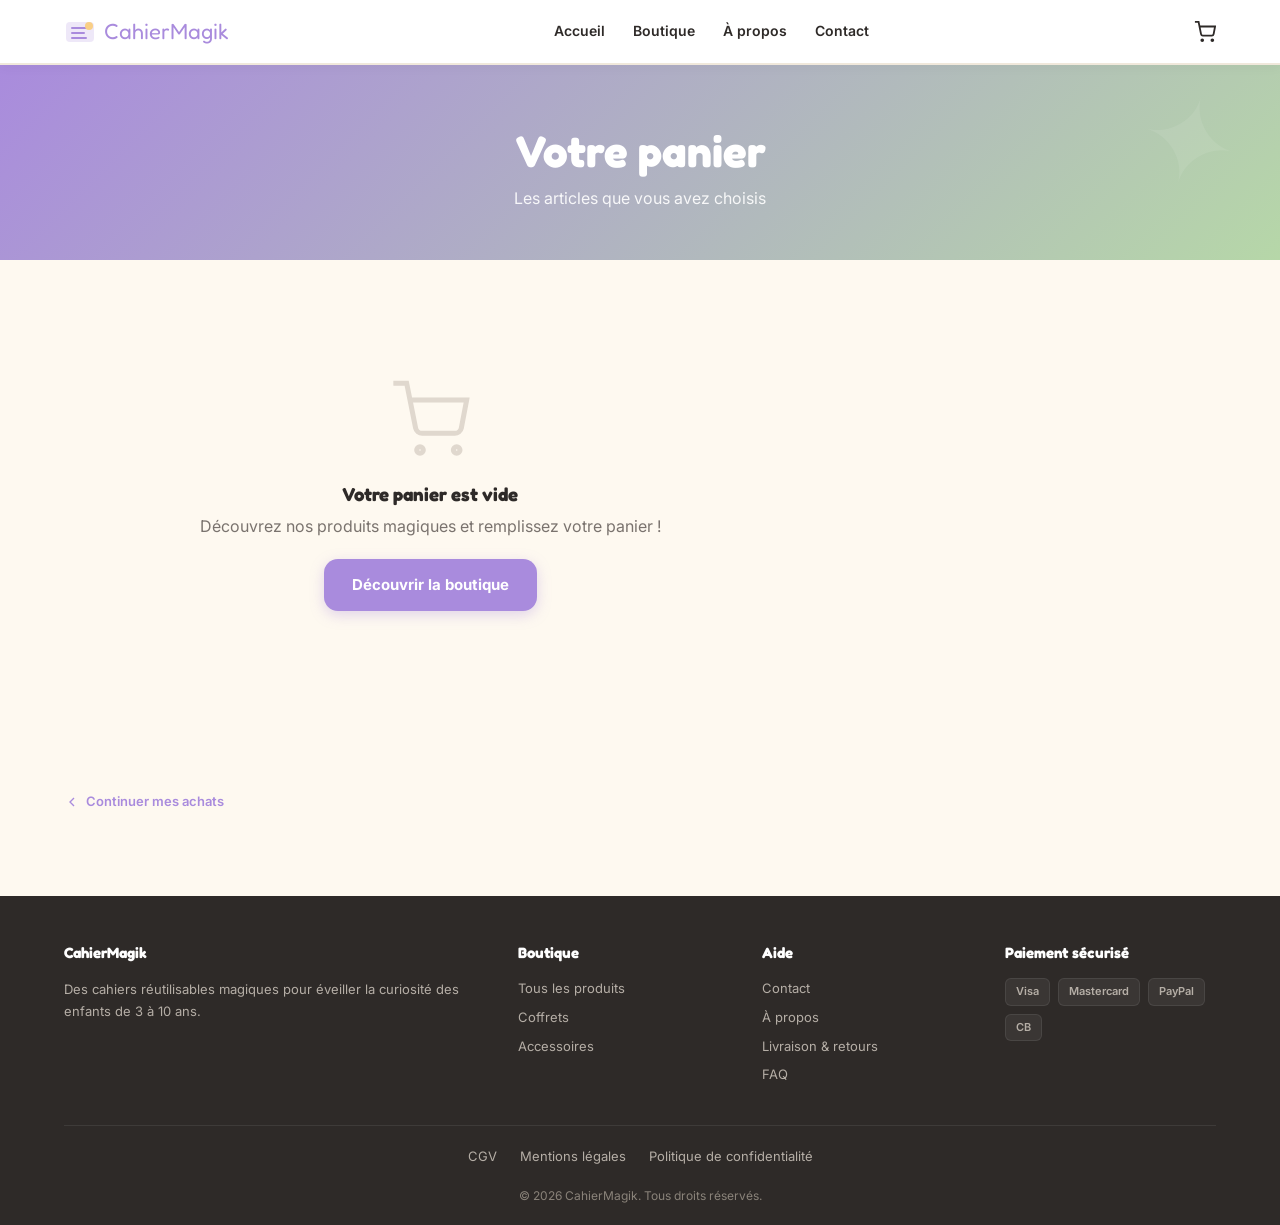
<file: cart.html>
<!doctype html>
<html lang="fr">
<head>
  <meta charset="utf-8" />
  <meta name="viewport" content="width=device-width, initial-scale=1" />
  <title>Panier – CahierMagik</title>
  <link rel="stylesheet" href="style.css" />
  <link rel="preconnect" href="https://fonts.googleapis.com" />
  <link rel="preconnect" href="https://fonts.gstatic.com" crossorigin />
  <link href="https://fonts.googleapis.com/css2?family=Fredoka+One&family=Inter:wght@400;500;600;700&display=swap" rel="stylesheet" />
  <style>
    /* ─────── PAGE PANIER ─────── */

    .cart-layout {
      display: grid;
      grid-template-columns: 1fr 380px;
      gap: 40px;
      padding: 40px 0 60px;
      align-items: start;
    }
    @media (max-width: 860px) {
      .cart-layout { grid-template-columns: 1fr; }
    }

    .cart-table {
      width: 100%;
      border-collapse: collapse;
    }
    .cart-table thead th {
      text-align: left;
      font-size: 12px;
      text-transform: uppercase;
      letter-spacing: 0.8px;
      color: #7a736e;
      padding-bottom: 12px;
      border-bottom: 2px solid #e0d8ce;
    }
    .cart-table tbody tr {
      border-bottom: 1px solid #f0e8db;
    }
    .cart-table tbody td {
      padding: 18px 8px 18px 0;
      vertical-align: middle;
    }
    .cart-item-img {
      display: flex;
      align-items: center;
      gap: 14px;
    }
    .cart-item-img img {
      width: 72px;
      height: 72px;
      border-radius: 12px;
      object-fit: cover;
      flex-shrink: 0;
    }
    .cart-item-img strong {
      font-size: 14px;
      display: block;
      margin-bottom: 4px;
    }
    .cart-item-img .cart-item-price {
      font-size: 13px;
      color: #7a736e;
    }
    .qty-control {
      display: inline-flex;
      align-items: center;
      gap: 0;
      border: 2px solid #e0d8ce;
      border-radius: 10px;
      overflow: hidden;
    }
    .qty-control button {
      width: 36px;
      height: 36px;
      border: none;
      background: #f8f4ee;
      font-size: 18px;
      font-weight: 600;
      color: #2e2a28;
      cursor: pointer;
      transition: background 0.15s;
      font-family: 'Inter', 'Poppins', sans-serif;
    }
    .qty-control button:hover { background: #e0d8ce; }
    .qty-control span {
      width: 40px;
      text-align: center;
      font-weight: 700;
      font-size: 14px;
    }
    .cart-item-total {
      font-weight: 700;
      font-size: 15px;
    }
    .cart-remove {
      background: none;
      border: none;
      color: #c4bcb0;
      font-size: 18px;
      cursor: pointer;
      padding: 4px 8px;
      transition: color 0.2s;
    }
    .cart-remove:hover { color: #d46a4a; }

    .cart-summary {
      background: #fff;
      border: 1px solid #f0e8db;
      border-radius: 20px;
      padding: 28px 24px;
      position: sticky;
      top: 100px;
    }
    .cart-summary h3 {
      font-family: 'Fredoka One', 'Poppins', sans-serif;
      font-size: 20px;
      margin-bottom: 20px;
    }
    .cart-summary-row {
      display: flex;
      justify-content: space-between;
      font-size: 14px;
      color: #555048;
      padding: 8px 0;
    }
    .cart-summary-total {
      font-size: 20px;
      font-weight: 700;
      color: #2e2a28;
      border-top: 2px solid #f0e8db;
      margin-top: 8px;
      padding-top: 16px;
    }
    .cart-summary-note {
      font-size: 12px;
      color: #b6d7a8;
      font-weight: 600;
      padding: 8px 0;
      text-align: center;
    }
    .cart-secure {
      display: flex;
      align-items: center;
      justify-content: center;
      gap: 6px;
      font-size: 12px;
      color: #7a736e;
      margin-top: 12px;
    }
    .cart-continue {
      display: inline-flex;
      align-items: center;
      gap: 6px;
      font-size: 13px;
      color: #a98bdd;
      font-weight: 600;
      text-decoration: none;
      margin-top: 16px;
      padding: 24px 0;
    }
    .cart-continue:hover { color: #8b6ec0; }
  </style>
</head>
<body>

  <header class="header">
    <div class="container">
      <a href="index.html" class="logo">
        <svg viewBox="0 0 32 32" fill="none">
          <rect x="2" y="6" width="28" height="20" rx="4" fill="#a98bdd" opacity="0.2"/>
          <path d="M8 12h16M8 17h12M8 22h14" stroke="#a98bdd" stroke-width="2" stroke-linecap="round"/>
          <circle cx="25" cy="10" r="4" fill="#f9cf86"/>
        </svg>
        CahierMagik
      </a>
      <button class="menu-toggle" id="menu-toggle" aria-label="Menu">
        <svg viewBox="0 0 24 24" fill="none" stroke="currentColor" stroke-width="2"><path d="M3 6h18M3 12h18M3 18h18"/></svg>
      </button>
      <nav class="nav-links" id="nav-links">
        <a href="index.html">Accueil</a>
        <a href="collection.html">Boutique</a>
        <a href="about.html">À propos</a>
        <a href="contact.html">Contact</a>
      </nav>
      <div class="header-actions">
        <a href="cart.html" class="cart-icon-wrap">
          <svg viewBox="0 0 24 24" fill="none" stroke="currentColor" stroke-width="2">
            <circle cx="9" cy="21" r="1"/><circle cx="20" cy="21" r="1"/>
            <path d="M1 1h4l2.68 13.39a2 2 0 002 1.61h9.72a2 2 0 002-1.61L23 6H6"/>
          </svg>
          <span class="cart-badge" id="cart-badge">0</span>
        </a>
      </div>
    </div>
  </header>

  <section class="page-hero">
    <div class="container">
      <h1>Votre panier</h1>
      <p>Les articles que vous avez choisis</p>
    </div>
  </section>

  <section class="section" style="padding-top:0">
    <div class="container">
      <div class="cart-layout">
        <div id="cart-container">
          <!-- Rempli par renderCartPage() via main.js -->
        </div>
      </div>
      <a href="collection.html" class="cart-continue">
        <svg viewBox="0 0 24 24" fill="none" stroke="currentColor" stroke-width="2" width="16" height="16"><polyline points="15 18 9 12 15 6"/></svg>
        Continuer mes achats
      </a>
    </div>
  </section>

  <footer class="footer">
    <div class="container">
      <div class="footer-grid">
        <div>
          <h4 style="color:#fff">CahierMagik</h4>
          <p class="brand-desc">Des cahiers réutilisables magiques pour éveiller la curiosité des enfants de 3 à 10 ans.</p>
        </div>
        <div>
          <h4>Boutique</h4>
          <a href="collection.html">Tous les produits</a>
          <a href="collection.html?cat=coffrets">Coffrets</a>
          <a href="collection.html?cat=accessoires">Accessoires</a>
        </div>
        <div>
          <h4>Aide</h4>
          <a href="contact.html">Contact</a>
          <a href="about.html">À propos</a>
          <a href="livraison-retours.html">Livraison & retours</a>
          <a href="faq.html">FAQ</a>
        </div>
        <div>
          <h4>Paiement sécurisé</h4>
          <div class="payment-badges">
            <span>Visa</span><span>Mastercard</span><span>PayPal</span><span>CB</span>
          </div>
        </div>
      </div>
      <div class="footer-bottom">
        <a href="cgv.html" style="display:inline;margin:0 10px">CGV</a>
        <a href="mentions-legales.html" style="display:inline;margin:0 10px">Mentions légales</a>
        <a href="confidentialite.html" style="display:inline;margin:0 10px">Politique de confidentialité</a>
        <br><br>
        © 2026 CahierMagik. Tous droits réservés.
      </div>
    </div>
  </footer>

  <div class="toast-container" id="toast-container"></div>

  <script src="products.js"></script>
  <script src="main.js"></script>
  <script>
    // Le renderCartPage() est appelé par main.js au DOMContentLoaded
    // Sur cette page, on force aussi le rendu quand products.js est chargé
    document.addEventListener('DOMContentLoaded', function() {
      if (typeof STORE_PRODUCTS !== 'undefined') renderCartPage();
    });
  </script>
</body>
</html>
</file>
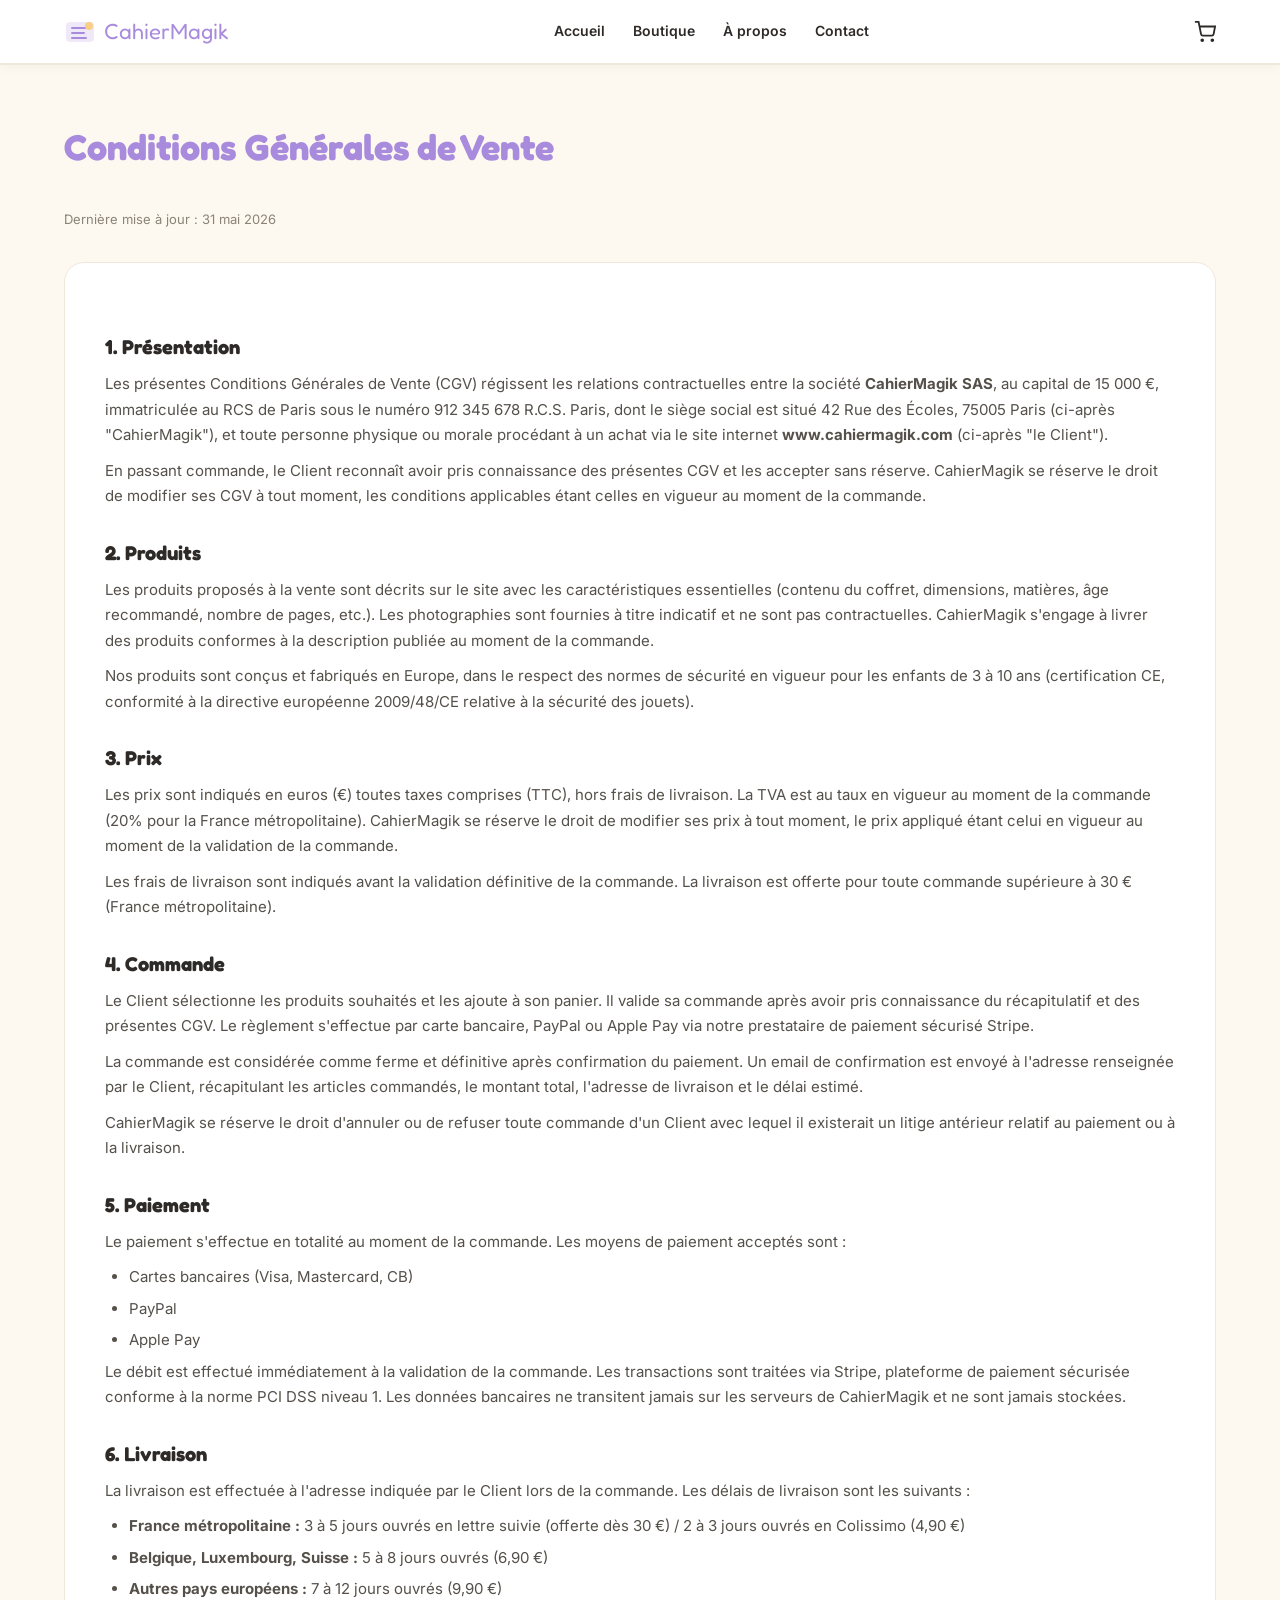
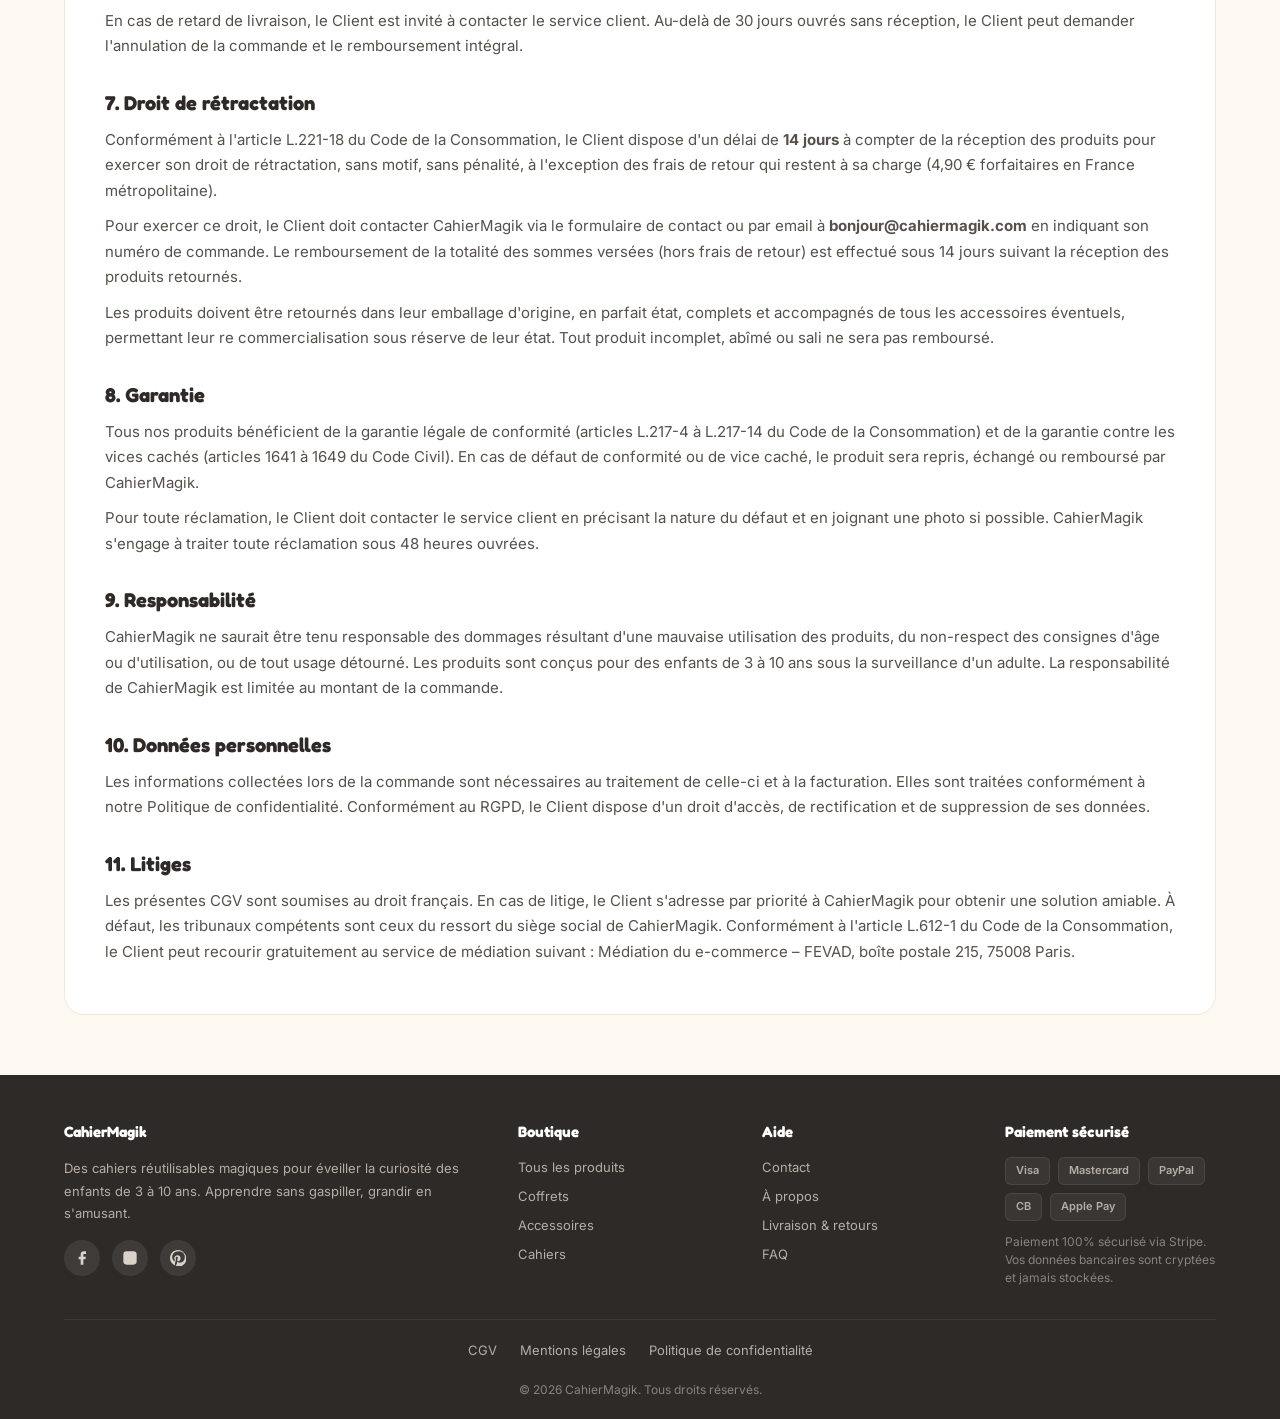
<file: cgv.html>
<!doctype html>
<html lang="fr">
<head>
  <meta charset="utf-8" />
  <meta name="viewport" content="width=device-width, initial-scale=1" />
  <title>Conditions Générales de Vente – CahierMagik</title>
  <link rel="stylesheet" href="style.css" />
  <link rel="preconnect" href="https://fonts.googleapis.com" />
  <link rel="preconnect" href="https://fonts.gstatic.com" crossorigin />
  <link href="https://fonts.googleapis.com/css2?family=Fredoka+One&family=Inter:wght@400;500;600;700&display=swap" rel="stylesheet" />
  <style>
    .legal-page { padding: 60px 0; }
    .legal-page h1 {
      font-family: 'Fredoka One', 'Poppins', sans-serif;
      font-size: clamp(28px, 4vw, 36px);
      margin-bottom: 40px;
      color: #a98bdd;
    }
    .legal-page h2 {
      font-family: 'Fredoka One', 'Poppins', sans-serif;
      font-size: 20px;
      margin: 32px 0 12px;
      color: #2e2a28;
    }
    .legal-page p, .legal-page li {
      font-size: 15px;
      color: #55504a;
      line-height: 1.7;
      margin-bottom: 10px;
    }
    .legal-page ul { padding-left: 24px; list-style: disc; }
    .legal-page li { margin-bottom: 6px; }
    .legal-page .last-update {
      font-size: 13px;
      color: #8a837a;
      margin-bottom: 32px;
    }
    .legal-section {
      background: #fff;
      border-radius: 20px;
      padding: 40px;
      border: 1px solid #f0e8db;
    }
    @media (max-width: 600px) {
      .legal-section { padding: 24px 20px; }
    }
  </style>
</head>
<body>
  <header class="header">
    <div class="container">
      <a href="index.html" class="logo">
        <svg viewBox="0 0 32 32" fill="none">
          <rect x="2" y="6" width="28" height="20" rx="4" fill="#a98bdd" opacity="0.2"/>
          <path d="M8 12h16M8 17h12M8 22h14" stroke="#a98bdd" stroke-width="2" stroke-linecap="round"/>
          <circle cx="25" cy="10" r="4" fill="#f9cf86"/>
        </svg>
        CahierMagik
      </a>
      <button class="menu-toggle" id="menu-toggle" aria-label="Menu">
        <svg viewBox="0 0 24 24" fill="none" stroke="currentColor" stroke-width="2"><path d="M3 6h18M3 12h18M3 18h18"/></svg>
      </button>
      <nav class="nav-links" id="nav-links">
        <a href="index.html">Accueil</a>
        <a href="collection.html">Boutique</a>
        <a href="about.html">À propos</a>
        <a href="contact.html">Contact</a>
      </nav>
      <div class="header-actions">
        <a href="cart.html" class="cart-icon-wrap">
          <svg viewBox="0 0 24 24" fill="none" stroke="currentColor" stroke-width="2">
            <circle cx="9" cy="21" r="1"/><circle cx="20" cy="21" r="1"/>
            <path d="M1 1h4l2.68 13.39a2 2 0 002 1.61h9.72a2 2 0 002-1.61L23 6H6"/>
          </svg>
          <span class="cart-badge" id="cart-badge">0</span>
        </a>
      </div>
    </div>
  </header>

  <section class="legal-page">
    <div class="container">
      <h1>Conditions Générales de Vente</h1>
      <p class="last-update">Dernière mise à jour : 31 mai 2026</p>
      <div class="legal-section">
        <h2>1. Présentation</h2>
        <p>Les présentes Conditions Générales de Vente (CGV) régissent les relations contractuelles entre la société <strong>CahierMagik SAS</strong>, au capital de 15 000 €, immatriculée au RCS de Paris sous le numéro 912 345 678 R.C.S. Paris, dont le siège social est situé 42 Rue des Écoles, 75005 Paris (ci-après "CahierMagik"), et toute personne physique ou morale procédant à un achat via le site internet <strong>www.cahiermagik.com</strong> (ci-après "le Client").</p>
        <p>En passant commande, le Client reconnaît avoir pris connaissance des présentes CGV et les accepter sans réserve. CahierMagik se réserve le droit de modifier ses CGV à tout moment, les conditions applicables étant celles en vigueur au moment de la commande.</p>

        <h2>2. Produits</h2>
        <p>Les produits proposés à la vente sont décrits sur le site avec les caractéristiques essentielles (contenu du coffret, dimensions, matières, âge recommandé, nombre de pages, etc.). Les photographies sont fournies à titre indicatif et ne sont pas contractuelles. CahierMagik s'engage à livrer des produits conformes à la description publiée au moment de la commande.</p>
        <p>Nos produits sont conçus et fabriqués en Europe, dans le respect des normes de sécurité en vigueur pour les enfants de 3 à 10 ans (certification CE, conformité à la directive européenne 2009/48/CE relative à la sécurité des jouets).</p>

        <h2>3. Prix</h2>
        <p>Les prix sont indiqués en euros (€) toutes taxes comprises (TTC), hors frais de livraison. La TVA est au taux en vigueur au moment de la commande (20% pour la France métropolitaine). CahierMagik se réserve le droit de modifier ses prix à tout moment, le prix appliqué étant celui en vigueur au moment de la validation de la commande.</p>
        <p>Les frais de livraison sont indiqués avant la validation définitive de la commande. La livraison est offerte pour toute commande supérieure à 30 € (France métropolitaine).</p>

        <h2>4. Commande</h2>
        <p>Le Client sélectionne les produits souhaités et les ajoute à son panier. Il valide sa commande après avoir pris connaissance du récapitulatif et des présentes CGV. Le règlement s'effectue par carte bancaire, PayPal ou Apple Pay via notre prestataire de paiement sécurisé Stripe.</p>
        <p>La commande est considérée comme ferme et définitive après confirmation du paiement. Un email de confirmation est envoyé à l'adresse renseignée par le Client, récapitulant les articles commandés, le montant total, l'adresse de livraison et le délai estimé.</p>
        <p>CahierMagik se réserve le droit d'annuler ou de refuser toute commande d'un Client avec lequel il existerait un litige antérieur relatif au paiement ou à la livraison.</p>

        <h2>5. Paiement</h2>
        <p>Le paiement s'effectue en totalité au moment de la commande. Les moyens de paiement acceptés sont :</p>
        <ul>
          <li>Cartes bancaires (Visa, Mastercard, CB)</li>
          <li>PayPal</li>
          <li>Apple Pay</li>
        </ul>
        <p>Le débit est effectué immédiatement à la validation de la commande. Les transactions sont traitées via Stripe, plateforme de paiement sécurisée conforme à la norme PCI DSS niveau 1. Les données bancaires ne transitent jamais sur les serveurs de CahierMagik et ne sont jamais stockées.</p>

        <h2>6. Livraison</h2>
        <p>La livraison est effectuée à l'adresse indiquée par le Client lors de la commande. Les délais de livraison sont les suivants :</p>
        <ul>
          <li><strong>France métropolitaine :</strong> 3 à 5 jours ouvrés en lettre suivie (offerte dès 30 €) / 2 à 3 jours ouvrés en Colissimo (4,90 €)</li>
          <li><strong>Belgique, Luxembourg, Suisse :</strong> 5 à 8 jours ouvrés (6,90 €)</li>
          <li><strong>Autres pays européens :</strong> 7 à 12 jours ouvrés (9,90 €)</li>
        </ul>
        <p>En cas de retard de livraison, le Client est invité à contacter le service client. Au-delà de 30 jours ouvrés sans réception, le Client peut demander l'annulation de la commande et le remboursement intégral.</p>

        <h2>7. Droit de rétractation</h2>
        <p>Conformément à l'article L.221-18 du Code de la Consommation, le Client dispose d'un délai de <strong>14 jours</strong> à compter de la réception des produits pour exercer son droit de rétractation, sans motif, sans pénalité, à l'exception des frais de retour qui restent à sa charge (4,90 € forfaitaires en France métropolitaine).</p>
        <p>Pour exercer ce droit, le Client doit contacter CahierMagik via le formulaire de contact ou par email à <strong>bonjour@cahiermagik.com</strong> en indiquant son numéro de commande. Le remboursement de la totalité des sommes versées (hors frais de retour) est effectué sous 14 jours suivant la réception des produits retournés.</p>
        <p>Les produits doivent être retournés dans leur emballage d'origine, en parfait état, complets et accompagnés de tous les accessoires éventuels, permettant leur re commercialisation sous réserve de leur état. Tout produit incomplet, abîmé ou sali ne sera pas remboursé.</p>

        <h2>8. Garantie</h2>
        <p>Tous nos produits bénéficient de la garantie légale de conformité (articles L.217-4 à L.217-14 du Code de la Consommation) et de la garantie contre les vices cachés (articles 1641 à 1649 du Code Civil). En cas de défaut de conformité ou de vice caché, le produit sera repris, échangé ou remboursé par CahierMagik.</p>
        <p>Pour toute réclamation, le Client doit contacter le service client en précisant la nature du défaut et en joignant une photo si possible. CahierMagik s'engage à traiter toute réclamation sous 48 heures ouvrées.</p>

        <h2>9. Responsabilité</h2>
        <p>CahierMagik ne saurait être tenu responsable des dommages résultant d'une mauvaise utilisation des produits, du non-respect des consignes d'âge ou d'utilisation, ou de tout usage détourné. Les produits sont conçus pour des enfants de 3 à 10 ans sous la surveillance d'un adulte. La responsabilité de CahierMagik est limitée au montant de la commande.</p>

        <h2>10. Données personnelles</h2>
        <p>Les informations collectées lors de la commande sont nécessaires au traitement de celle-ci et à la facturation. Elles sont traitées conformément à notre <a href="confidentialite.html">Politique de confidentialité</a>. Conformément au RGPD, le Client dispose d'un droit d'accès, de rectification et de suppression de ses données.</p>

        <h2>11. Litiges</h2>
        <p>Les présentes CGV sont soumises au droit français. En cas de litige, le Client s'adresse par priorité à CahierMagik pour obtenir une solution amiable. À défaut, les tribunaux compétents sont ceux du ressort du siège social de CahierMagik. Conformément à l'article L.612-1 du Code de la Consommation, le Client peut recourir gratuitement au service de médiation suivant : Médiation du e-commerce – FEVAD, boîte postale 215, 75008 Paris.</p>
      </div>
    </div>
  </section>

  <footer class="footer">
    <div class="container">
      <div class="footer-grid">
        <div>
          <h4>CahierMagik</h4>
          <p class="brand-desc">Des cahiers réutilisables magiques pour éveiller la curiosité des enfants de 3 à 10 ans. Apprendre sans gaspiller, grandir en s'amusant.</p>
          <div class="social-links">
            <a href="#" aria-label="Facebook"><svg viewBox="0 0 24 24" fill="currentColor"><path d="M18 2h-3a5 5 0 00-5 5v3H7v4h3v8h4v-8h3l1-4h-4V7a1 1 0 011-1h3z"/></svg></a>
            <a href="#" aria-label="Instagram"><svg viewBox="0 0 24 24" fill="currentColor"><rect x="2" y="2" width="20" height="20" rx="5"/><circle cx="12" cy="12" r="5"/><circle cx="17.5" cy="6.5" r="1.5"/></svg></a>
            <a href="#" aria-label="Pinterest"><svg viewBox="0 0 24 24" fill="currentColor"><path d="M12 0C5.4 0 0 5.4 0 12c0 5.1 3.2 9.4 7.6 11.2-.1-1-.2-2.4 0-3.4l1.3-5.6s-.3-.6-.3-1.5c0-1.4.8-2.4 1.8-2.4.9 0 1.3.7 1.3 1.5 0 .9-.6 2.2-.8 3.4-.2 1 .5 1.8 1.6 1.8 1.9 0 3.4-2 3.4-4.9 0-2.6-1.9-4.4-4.6-4.4-3.1 0-4.9 2.3-4.9 4.7 0 .9.4 1.9.8 2.5.1.1.1.3 0 .4l-.3 1.2c-.1.3-.3.4-.5.3-1.9-.9-3.1-3.6-3.1-5.8 0-4.7 3.4-9 9.8-9 5.1 0 9.1 3.6 9.1 8.5 0 5.1-3.2 8.6-7.7 8.6-1.5 0-2.9-.8-3.4-1.7l-.9 3.4c-.3 1.2-1.2 2.7-1.8 3.6 1.4.4 2.8.6 4.3.6 6.6 0 12-5.4 12-12S18.6 0 12 0z"/></svg></a>
          </div>
        </div>
        <div>
          <h4>Boutique</h4>
          <a href="collection.html">Tous les produits</a>
          <a href="collection.html?cat=coffrets">Coffrets</a>
          <a href="collection.html?cat=accessoires">Accessoires</a>
          <a href="collection.html?cat=cahiers">Cahiers</a>
        </div>
        <div>
          <h4>Aide</h4>
          <a href="contact.html">Contact</a>
          <a href="about.html">À propos</a>
          <a href="livraison-retours.html">Livraison & retours</a>
          <a href="faq.html">FAQ</a>
        </div>
        <div>
          <h4>Paiement sécurisé</h4>
          <div class="payment-badges">
            <span>Visa</span>
            <span>Mastercard</span>
            <span>PayPal</span>
            <span>CB</span>
            <span>Apple Pay</span>
          </div>
          <p style="font-size:12px;color:#8a837a;margin-top:12px;line-height:1.5">Paiement 100% sécurisé via Stripe. Vos données bancaires sont cryptées et jamais stockées.</p>
        </div>
      </div>
      <div class="footer-bottom">
        <a href="cgv.html" style="display:inline;margin:0 10px">CGV</a>
        <a href="mentions-legales.html" style="display:inline;margin:0 10px">Mentions légales</a>
        <a href="confidentialite.html" style="display:inline;margin:0 10px">Politique de confidentialité</a>
        <br><br>
        © 2026 CahierMagik. Tous droits réservés.
      </div>
    </div>
  </footer>

  <div class="toast-container" id="toast-container"></div>
  <script src="products.js"></script>
  <script src="main.js"></script>
</body>
</html>
</file>
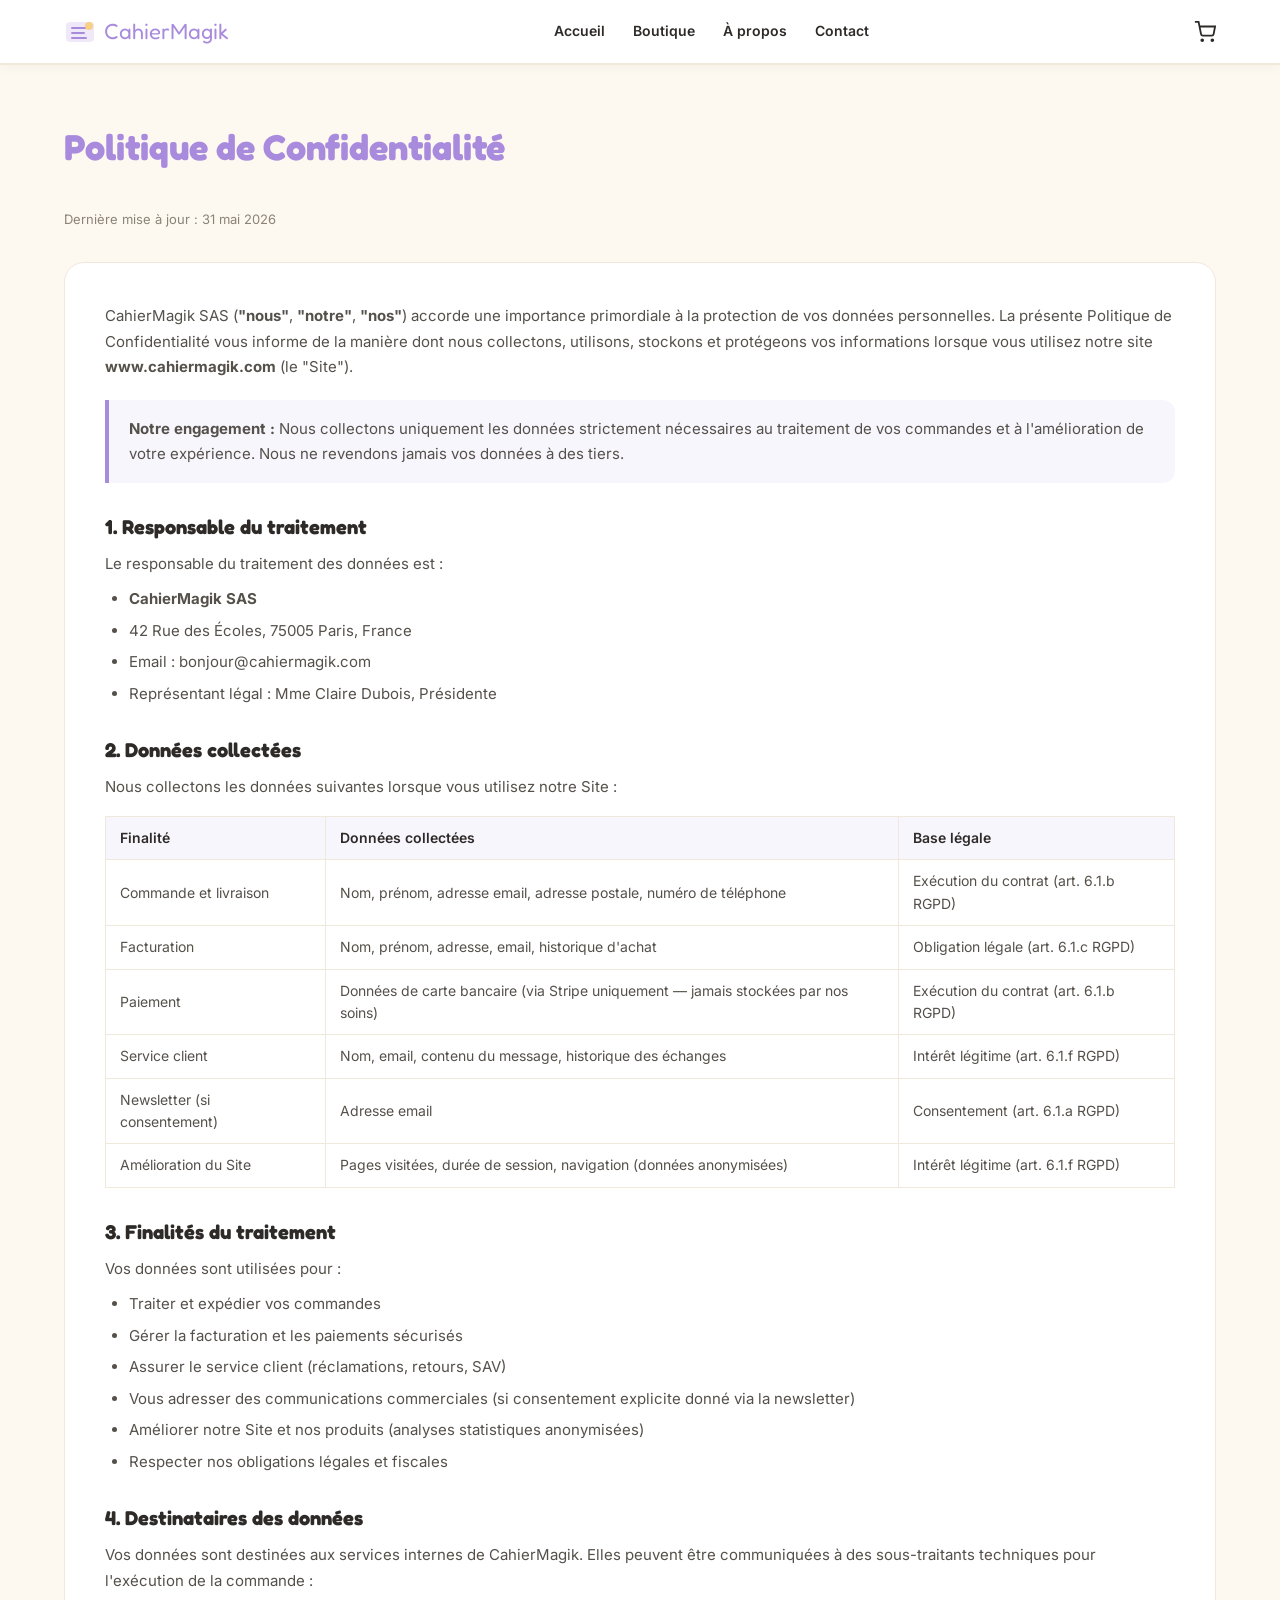
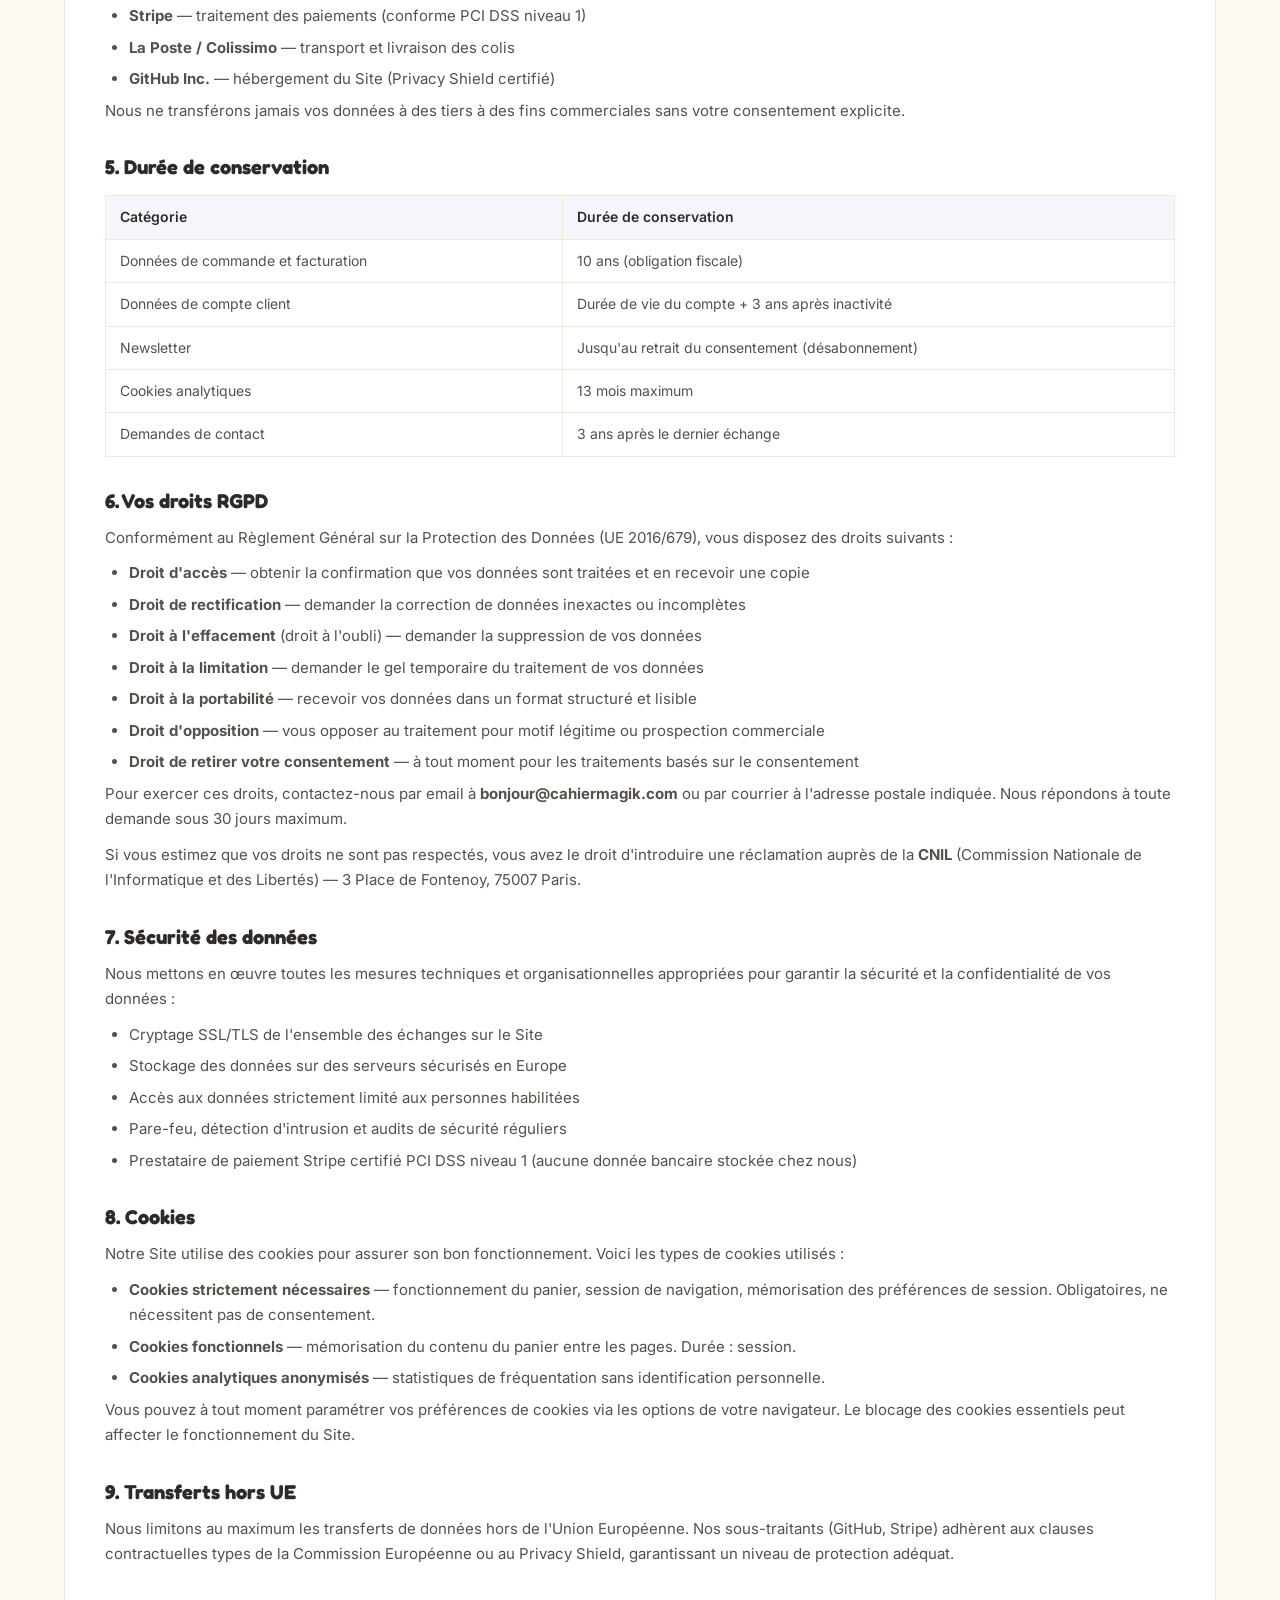
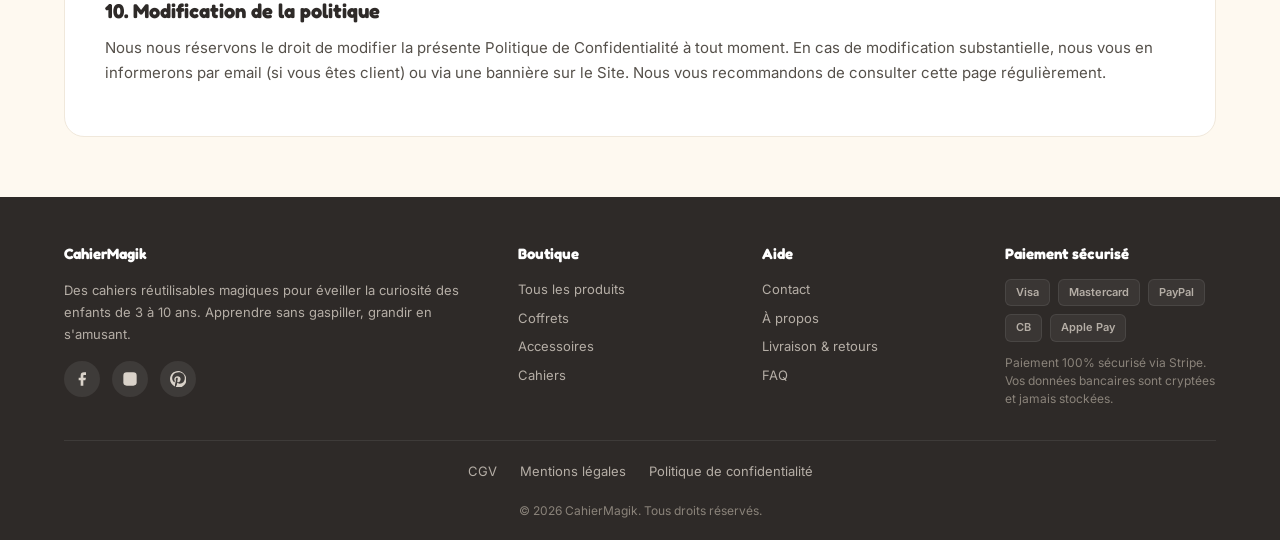
<file: confidentialite.html>
<!doctype html>
<html lang="fr">
<head>
  <meta charset="utf-8" />
  <meta name="viewport" content="width=device-width, initial-scale=1" />
  <title>Politique de Confidentialité – CahierMagik</title>
  <link rel="stylesheet" href="style.css" />
  <link rel="preconnect" href="https://fonts.googleapis.com" />
  <link rel="preconnect" href="https://fonts.gstatic.com" crossorigin />
  <link href="https://fonts.googleapis.com/css2?family=Fredoka+One&family=Inter:wght@400;500;600;700&display=swap" rel="stylesheet" />
  <style>
    .legal-page { padding: 60px 0; }
    .legal-page h1 {
      font-family: 'Fredoka One', 'Poppins', sans-serif;
      font-size: clamp(28px, 4vw, 36px);
      margin-bottom: 40px;
      color: #a98bdd;
    }
    .legal-page h2 {
      font-family: 'Fredoka One', 'Poppins', sans-serif;
      font-size: 20px;
      margin: 32px 0 12px;
      color: #2e2a28;
    }
    .legal-page h3 {
      font-family: 'Fredoka One', 'Poppins', sans-serif;
      font-size: 17px;
      margin: 24px 0 8px;
      color: #2e2a28;
    }
    .legal-page p, .legal-page li {
      font-size: 15px;
      color: #55504a;
      line-height: 1.7;
      margin-bottom: 10px;
    }
    .legal-page ul { padding-left: 24px; list-style: disc; }
    .legal-page li { margin-bottom: 6px; }
    .legal-page .last-update {
      font-size: 13px;
      color: #8a837a;
      margin-bottom: 32px;
    }
    .legal-section {
      background: #fff;
      border-radius: 20px;
      padding: 40px;
      border: 1px solid #f0e8db;
    }
    .highlight-box {
      background: rgba(169, 139, 221, 0.08);
      border-left: 4px solid #a98bdd;
      padding: 16px 20px;
      border-radius: 0 12px 12px 0;
      margin: 20px 0;
    }
    .highlight-box p { margin-bottom: 0; }
    table { width: 100%; border-collapse: collapse; margin: 16px 0; font-size: 14px; }
    table th, table td { border: 1px solid #f0e8db; padding: 10px 14px; text-align: left; }
    table th { background: rgba(169, 139, 221, 0.08); font-weight: 600; color: #2e2a28; }
    table td { color: #55504a; }
    @media (max-width: 600px) {
      .legal-section { padding: 24px 20px; }
      table { font-size: 13px; }
      table th, table td { padding: 8px 10px; }
    }
  </style>
</head>
<body>
  <header class="header">
    <div class="container">
      <a href="index.html" class="logo">
        <svg viewBox="0 0 32 32" fill="none">
          <rect x="2" y="6" width="28" height="20" rx="4" fill="#a98bdd" opacity="0.2"/>
          <path d="M8 12h16M8 17h12M8 22h14" stroke="#a98bdd" stroke-width="2" stroke-linecap="round"/>
          <circle cx="25" cy="10" r="4" fill="#f9cf86"/>
        </svg>
        CahierMagik
      </a>
      <button class="menu-toggle" id="menu-toggle" aria-label="Menu">
        <svg viewBox="0 0 24 24" fill="none" stroke="currentColor" stroke-width="2"><path d="M3 6h18M3 12h18M3 18h18"/></svg>
      </button>
      <nav class="nav-links" id="nav-links">
        <a href="index.html">Accueil</a>
        <a href="collection.html">Boutique</a>
        <a href="about.html">À propos</a>
        <a href="contact.html">Contact</a>
      </nav>
      <div class="header-actions">
        <a href="cart.html" class="cart-icon-wrap">
          <svg viewBox="0 0 24 24" fill="none" stroke="currentColor" stroke-width="2">
            <circle cx="9" cy="21" r="1"/><circle cx="20" cy="21" r="1"/>
            <path d="M1 1h4l2.68 13.39a2 2 0 002 1.61h9.72a2 2 0 002-1.61L23 6H6"/>
          </svg>
          <span class="cart-badge" id="cart-badge">0</span>
        </a>
      </div>
    </div>
  </header>

  <section class="legal-page">
    <div class="container">
      <h1>Politique de Confidentialité</h1>
      <p class="last-update">Dernière mise à jour : 31 mai 2026</p>
      <div class="legal-section">

        <p>CahierMagik SAS (<strong>"nous"</strong>, <strong>"notre"</strong>, <strong>"nos"</strong>) accorde une importance primordiale à la protection de vos données personnelles. La présente Politique de Confidentialité vous informe de la manière dont nous collectons, utilisons, stockons et protégeons vos informations lorsque vous utilisez notre site <strong>www.cahiermagik.com</strong> (le "Site").</p>

        <div class="highlight-box">
          <p><strong>Notre engagement :</strong> Nous collectons uniquement les données strictement nécessaires au traitement de vos commandes et à l'amélioration de votre expérience. Nous ne revendons jamais vos données à des tiers.</p>
        </div>

        <h2>1. Responsable du traitement</h2>
        <p>Le responsable du traitement des données est :</p>
        <ul>
          <li><strong>CahierMagik SAS</strong></li>
          <li>42 Rue des Écoles, 75005 Paris, France</li>
          <li>Email : bonjour@cahiermagik.com</li>
          <li>Représentant légal : Mme Claire Dubois, Présidente</li>
        </ul>

        <h2>2. Données collectées</h2>
        <p>Nous collectons les données suivantes lorsque vous utilisez notre Site :</p>
        <table>
          <thead>
            <tr>
              <th>Finalité</th>
              <th>Données collectées</th>
              <th>Base légale</th>
            </tr>
          </thead>
          <tbody>
            <tr>
              <td>Commande et livraison</td>
              <td>Nom, prénom, adresse email, adresse postale, numéro de téléphone</td>
              <td>Exécution du contrat (art. 6.1.b RGPD)</td>
            </tr>
            <tr>
              <td>Facturation</td>
              <td>Nom, prénom, adresse, email, historique d'achat</td>
              <td>Obligation légale (art. 6.1.c RGPD)</td>
            </tr>
            <tr>
              <td>Paiement</td>
              <td>Données de carte bancaire (via Stripe uniquement — jamais stockées par nos soins)</td>
              <td>Exécution du contrat (art. 6.1.b RGPD)</td>
            </tr>
            <tr>
              <td>Service client</td>
              <td>Nom, email, contenu du message, historique des échanges</td>
              <td>Intérêt légitime (art. 6.1.f RGPD)</td>
            </tr>
            <tr>
              <td>Newsletter (si consentement)</td>
              <td>Adresse email</td>
              <td>Consentement (art. 6.1.a RGPD)</td>
            </tr>
            <tr>
              <td>Amélioration du Site</td>
              <td>Pages visitées, durée de session, navigation (données anonymisées)</td>
              <td>Intérêt légitime (art. 6.1.f RGPD)</td>
            </tr>
          </tbody>
        </table>

        <h2>3. Finalités du traitement</h2>
        <p>Vos données sont utilisées pour :</p>
        <ul>
          <li>Traiter et expédier vos commandes</li>
          <li>Gérer la facturation et les paiements sécurisés</li>
          <li>Assurer le service client (réclamations, retours, SAV)</li>
          <li>Vous adresser des communications commerciales (si consentement explicite donné via la newsletter)</li>
          <li>Améliorer notre Site et nos produits (analyses statistiques anonymisées)</li>
          <li>Respecter nos obligations légales et fiscales</li>
        </ul>

        <h2>4. Destinataires des données</h2>
        <p>Vos données sont destinées aux services internes de CahierMagik. Elles peuvent être communiquées à des sous-traitants techniques pour l'exécution de la commande :</p>
        <ul>
          <li><strong>Stripe</strong> — traitement des paiements (conforme PCI DSS niveau 1)</li>
          <li><strong>La Poste / Colissimo</strong> — transport et livraison des colis</li>
          <li><strong>GitHub Inc.</strong> — hébergement du Site (Privacy Shield certifié)</li>
        </ul>
        <p>Nous ne transférons jamais vos données à des tiers à des fins commerciales sans votre consentement explicite.</p>

        <h2>5. Durée de conservation</h2>
        <table>
          <thead>
            <tr>
              <th>Catégorie</th>
              <th>Durée de conservation</th>
            </tr>
          </thead>
          <tbody>
            <tr>
              <td>Données de commande et facturation</td>
              <td>10 ans (obligation fiscale)</td>
            </tr>
            <tr>
              <td>Données de compte client</td>
              <td>Durée de vie du compte + 3 ans après inactivité</td>
            </tr>
            <tr>
              <td>Newsletter</td>
              <td>Jusqu'au retrait du consentement (désabonnement)</td>
            </tr>
            <tr>
              <td>Cookies analytiques</td>
              <td>13 mois maximum</td>
            </tr>
            <tr>
              <td>Demandes de contact</td>
              <td>3 ans après le dernier échange</td>
            </tr>
          </tbody>
        </table>

        <h2>6. Vos droits RGPD</h2>
        <p>Conformément au Règlement Général sur la Protection des Données (UE 2016/679), vous disposez des droits suivants :</p>
        <ul>
          <li><strong>Droit d'accès</strong> — obtenir la confirmation que vos données sont traitées et en recevoir une copie</li>
          <li><strong>Droit de rectification</strong> — demander la correction de données inexactes ou incomplètes</li>
          <li><strong>Droit à l'effacement</strong> (droit à l'oubli) — demander la suppression de vos données</li>
          <li><strong>Droit à la limitation</strong> — demander le gel temporaire du traitement de vos données</li>
          <li><strong>Droit à la portabilité</strong> — recevoir vos données dans un format structuré et lisible</li>
          <li><strong>Droit d'opposition</strong> — vous opposer au traitement pour motif légitime ou prospection commerciale</li>
          <li><strong>Droit de retirer votre consentement</strong> — à tout moment pour les traitements basés sur le consentement</li>
        </ul>
        <p>Pour exercer ces droits, contactez-nous par email à <strong>bonjour@cahiermagik.com</strong> ou par courrier à l'adresse postale indiquée. Nous répondons à toute demande sous 30 jours maximum.</p>
        <p>Si vous estimez que vos droits ne sont pas respectés, vous avez le droit d'introduire une réclamation auprès de la <strong>CNIL</strong> (Commission Nationale de l'Informatique et des Libertés) — 3 Place de Fontenoy, 75007 Paris.</p>

        <h2>7. Sécurité des données</h2>
        <p>Nous mettons en œuvre toutes les mesures techniques et organisationnelles appropriées pour garantir la sécurité et la confidentialité de vos données :</p>
        <ul>
          <li>Cryptage SSL/TLS de l'ensemble des échanges sur le Site</li>
          <li>Stockage des données sur des serveurs sécurisés en Europe</li>
          <li>Accès aux données strictement limité aux personnes habilitées</li>
          <li>Pare-feu, détection d'intrusion et audits de sécurité réguliers</li>
          <li>Prestataire de paiement Stripe certifié PCI DSS niveau 1 (aucune donnée bancaire stockée chez nous)</li>
        </ul>

        <h2>8. Cookies</h2>
        <p>Notre Site utilise des cookies pour assurer son bon fonctionnement. Voici les types de cookies utilisés :</p>
        <ul>
          <li><strong>Cookies strictement nécessaires</strong> — fonctionnement du panier, session de navigation, mémorisation des préférences de session. Obligatoires, ne nécessitent pas de consentement.</li>
          <li><strong>Cookies fonctionnels</strong> — mémorisation du contenu du panier entre les pages. Durée : session.</li>
          <li><strong>Cookies analytiques anonymisés</strong> — statistiques de fréquentation sans identification personnelle.</li>
        </ul>
        <p>Vous pouvez à tout moment paramétrer vos préférences de cookies via les options de votre navigateur. Le blocage des cookies essentiels peut affecter le fonctionnement du Site.</p>

        <h2>9. Transferts hors UE</h2>
        <p>Nous limitons au maximum les transferts de données hors de l'Union Européenne. Nos sous-traitants (GitHub, Stripe) adhèrent aux clauses contractuelles types de la Commission Européenne ou au Privacy Shield, garantissant un niveau de protection adéquat.</p>

        <h2>10. Modification de la politique</h2>
        <p>Nous nous réservons le droit de modifier la présente Politique de Confidentialité à tout moment. En cas de modification substantielle, nous vous en informerons par email (si vous êtes client) ou via une bannière sur le Site. Nous vous recommandons de consulter cette page régulièrement.</p>
      </div>
    </div>
  </section>

  <footer class="footer">
    <div class="container">
      <div class="footer-grid">
        <div>
          <h4>CahierMagik</h4>
          <p class="brand-desc">Des cahiers réutilisables magiques pour éveiller la curiosité des enfants de 3 à 10 ans. Apprendre sans gaspiller, grandir en s'amusant.</p>
          <div class="social-links">
            <a href="#" aria-label="Facebook"><svg viewBox="0 0 24 24" fill="currentColor"><path d="M18 2h-3a5 5 0 00-5 5v3H7v4h3v8h4v-8h3l1-4h-4V7a1 1 0 011-1h3z"/></svg></a>
            <a href="#" aria-label="Instagram"><svg viewBox="0 0 24 24" fill="currentColor"><rect x="2" y="2" width="20" height="20" rx="5"/><circle cx="12" cy="12" r="5"/><circle cx="17.5" cy="6.5" r="1.5"/></svg></a>
            <a href="#" aria-label="Pinterest"><svg viewBox="0 0 24 24" fill="currentColor"><path d="M12 0C5.4 0 0 5.4 0 12c0 5.1 3.2 9.4 7.6 11.2-.1-1-.2-2.4 0-3.4l1.3-5.6s-.3-.6-.3-1.5c0-1.4.8-2.4 1.8-2.4.9 0 1.3.7 1.3 1.5 0 .9-.6 2.2-.8 3.4-.2 1 .5 1.8 1.6 1.8 1.9 0 3.4-2 3.4-4.9 0-2.6-1.9-4.4-4.6-4.4-3.1 0-4.9 2.3-4.9 4.7 0 .9.4 1.9.8 2.5.1.1.1.3 0 .4l-.3 1.2c-.1.3-.3.4-.5.3-1.9-.9-3.1-3.6-3.1-5.8 0-4.7 3.4-9 9.8-9 5.1 0 9.1 3.6 9.1 8.5 0 5.1-3.2 8.6-7.7 8.6-1.5 0-2.9-.8-3.4-1.7l-.9 3.4c-.3 1.2-1.2 2.7-1.8 3.6 1.4.4 2.8.6 4.3.6 6.6 0 12-5.4 12-12S18.6 0 12 0z"/></svg></a>
          </div>
        </div>
        <div>
          <h4>Boutique</h4>
          <a href="collection.html">Tous les produits</a>
          <a href="collection.html?cat=coffrets">Coffrets</a>
          <a href="collection.html?cat=accessoires">Accessoires</a>
          <a href="collection.html?cat=cahiers">Cahiers</a>
        </div>
        <div>
          <h4>Aide</h4>
          <a href="contact.html">Contact</a>
          <a href="about.html">À propos</a>
          <a href="livraison-retours.html">Livraison & retours</a>
          <a href="faq.html">FAQ</a>
        </div>
        <div>
          <h4>Paiement sécurisé</h4>
          <div class="payment-badges">
            <span>Visa</span>
            <span>Mastercard</span>
            <span>PayPal</span>
            <span>CB</span>
            <span>Apple Pay</span>
          </div>
          <p style="font-size:12px;color:#8a837a;margin-top:12px;line-height:1.5">Paiement 100% sécurisé via Stripe. Vos données bancaires sont cryptées et jamais stockées.</p>
        </div>
      </div>
      <div class="footer-bottom">
        <a href="cgv.html" style="display:inline;margin:0 10px">CGV</a>
        <a href="mentions-legales.html" style="display:inline;margin:0 10px">Mentions légales</a>
        <a href="confidentialite.html" style="display:inline;margin:0 10px">Politique de confidentialité</a>
        <br><br>
        © 2026 CahierMagik. Tous droits réservés.
      </div>
    </div>
  </footer>

  <div class="toast-container" id="toast-container"></div>
  <script src="products.js"></script>
  <script src="main.js"></script>
</body>
</html>
</file>
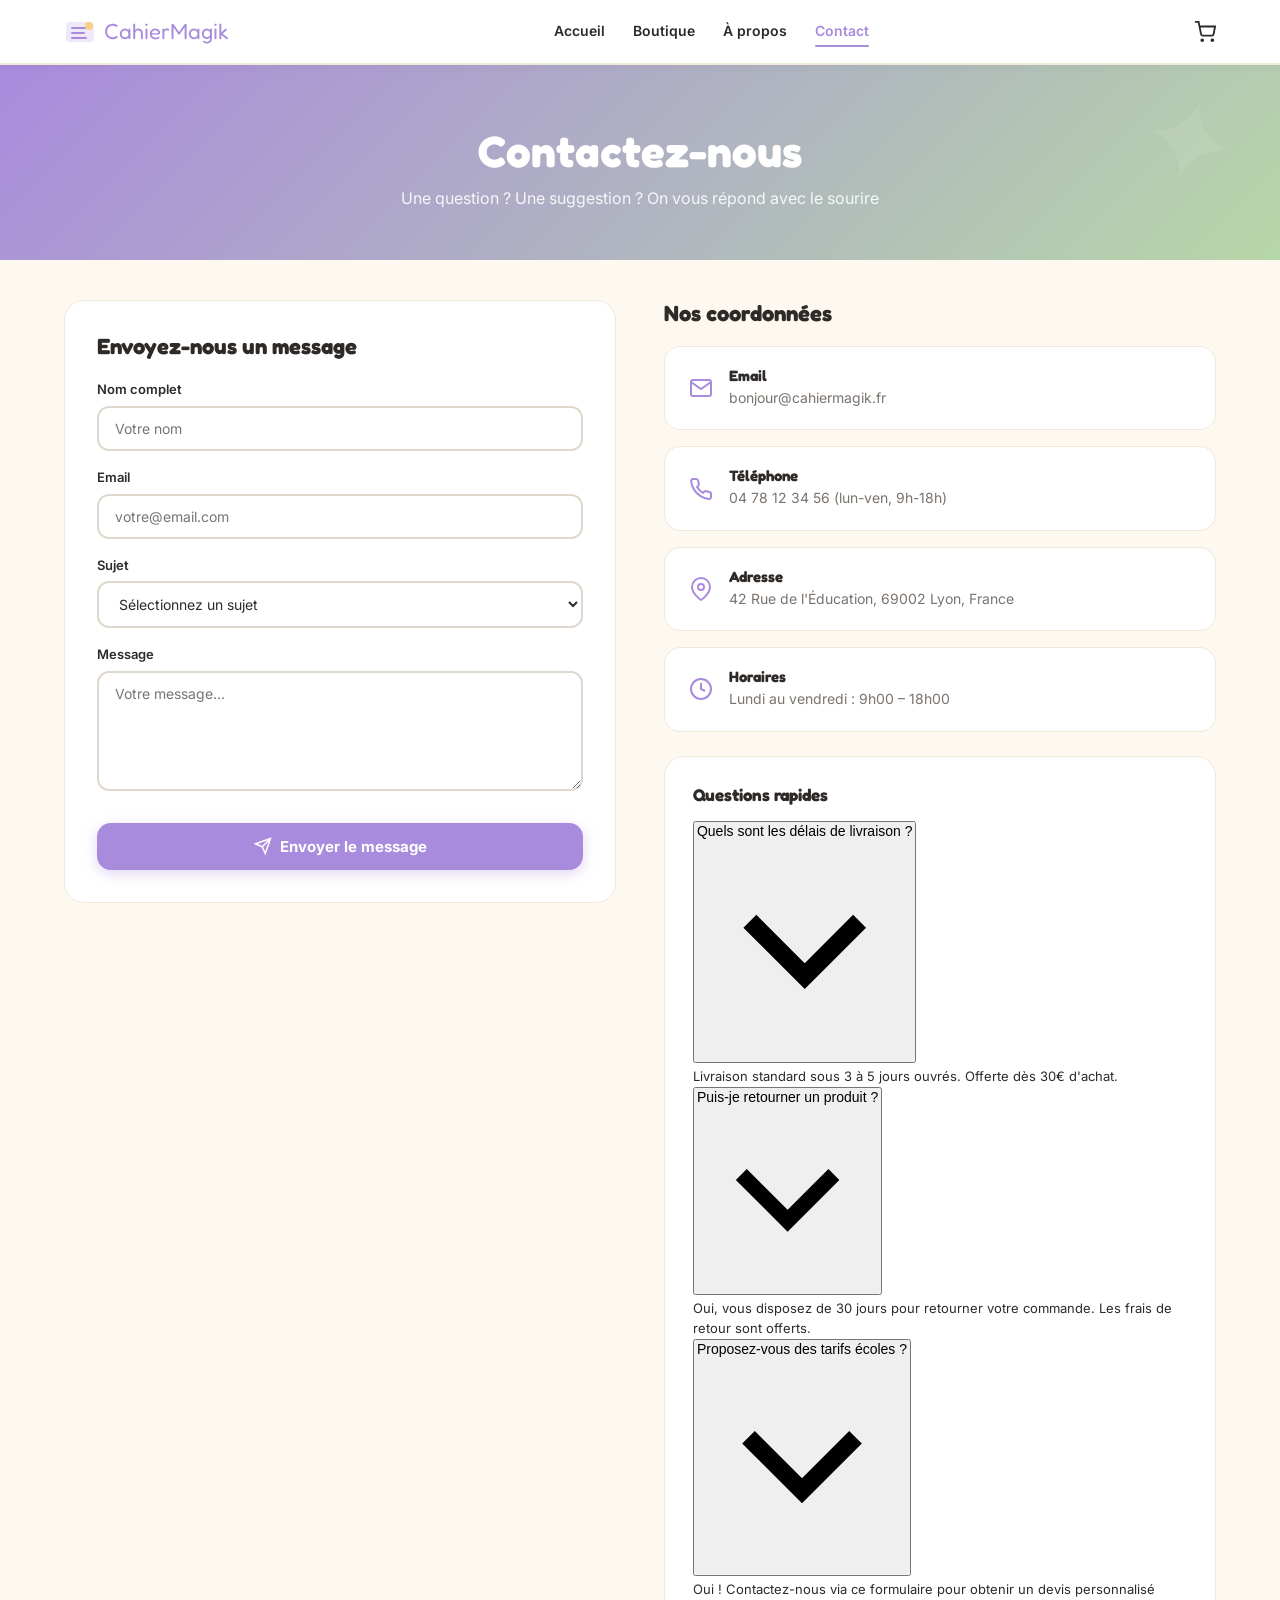
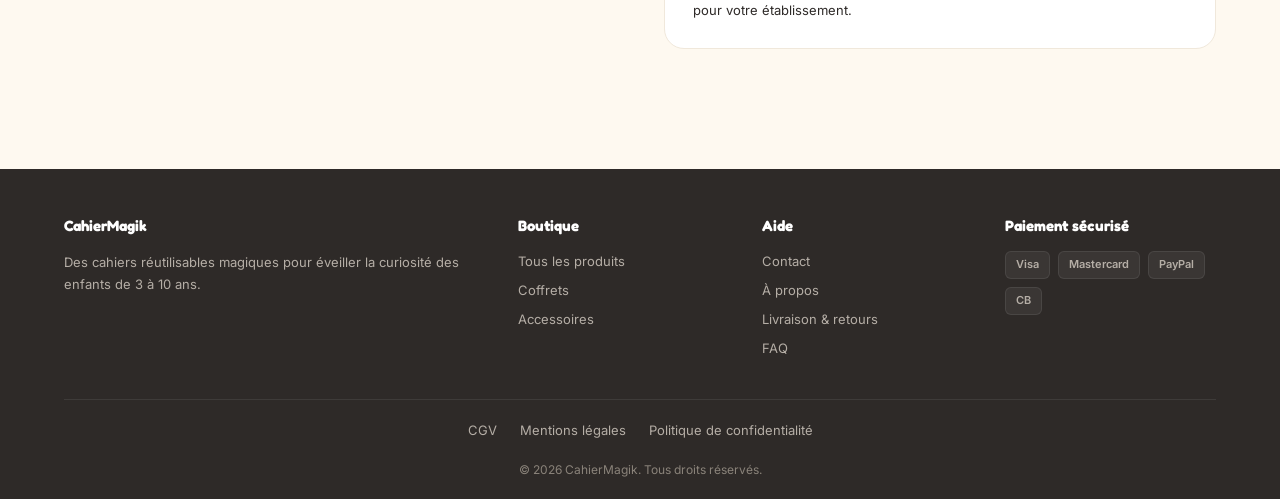
<file: contact.html>
<!doctype html>
<html lang="fr">
<head>
  <meta charset="utf-8" />
  <meta name="viewport" content="width=device-width, initial-scale=1" />
  <title>Contact – CahierMagik</title>
  <link rel="stylesheet" href="style.css" />
  <link rel="preconnect" href="https://fonts.googleapis.com" />
  <link rel="preconnect" href="https://fonts.gstatic.com" crossorigin />
  <link href="https://fonts.googleapis.com/css2?family=Fredoka+One&family=Inter:wght@400;500;600;700&display=swap" rel="stylesheet" />
  <style>
    /* ─────── PAGE CONTACT ─────── */

    .contact-layout {
      display: grid;
      grid-template-columns: 1fr 1fr;
      gap: 48px;
      padding: 40px 0 60px;
      align-items: start;
    }
    @media (max-width: 700px) { .contact-layout { grid-template-columns: 1fr; } }

    .contact-form-wrap {
      background: #fff;
      border: 1px solid #f0e8db;
      border-radius: 20px;
      padding: 32px;
    }
    .contact-form-wrap h2 {
      font-family: 'Fredoka One', 'Poppins', sans-serif;
      font-size: 22px;
      margin-bottom: 20px;
    }
    .contact-form-wrap .btn { margin-top: 8px; }

    .contact-info-wrap h2 {
      font-family: 'Fredoka One', 'Poppins', sans-serif;
      font-size: 22px;
      margin-bottom: 20px;
    }
    .contact-info-wrap .info-card {
      background: #fff;
      border: 1px solid #f0e8db;
      border-radius: 16px;
      padding: 20px 24px;
      margin-bottom: 16px;
      display: flex;
      align-items: center;
      gap: 16px;
    }
    .contact-info-wrap .info-card svg {
      width: 24px;
      height: 24px;
      flex-shrink: 0;
      color: #a98bdd;
    }
    .contact-info-wrap .info-card h4 {
      font-size: 15px;
      font-weight: 700;
      margin-bottom: 2px;
    }
    .contact-info-wrap .info-card p {
      font-size: 14px;
      color: #7a736e;
    }

    .contact-faq {
      background: #fff;
      border: 1px solid #f0e8db;
      border-radius: 20px;
      padding: 28px;
      margin-top: 24px;
    }
    .contact-faq h3 {
      font-family: 'Fredoka One', 'Poppins', sans-serif;
      font-size: 17px;
      margin-bottom: 16px;
    }
    .contact-faq .faq-q { font-size: 14px; }
    .contact-faq .faq-a p { font-size: 13px; }
  </style>
</head>
<body>

  <header class="header">
    <div class="container">
      <a href="index.html" class="logo">
        <svg viewBox="0 0 32 32" fill="none">
          <rect x="2" y="6" width="28" height="20" rx="4" fill="#a98bdd" opacity="0.2"/>
          <path d="M8 12h16M8 17h12M8 22h14" stroke="#a98bdd" stroke-width="2" stroke-linecap="round"/>
          <circle cx="25" cy="10" r="4" fill="#f9cf86"/>
        </svg>
        CahierMagik
      </a>
      <button class="menu-toggle" id="menu-toggle" aria-label="Menu">
        <svg viewBox="0 0 24 24" fill="none" stroke="currentColor" stroke-width="2"><path d="M3 6h18M3 12h18M3 18h18"/></svg>
      </button>
      <nav class="nav-links" id="nav-links">
        <a href="index.html">Accueil</a>
        <a href="collection.html">Boutique</a>
        <a href="about.html">À propos</a>
        <a href="contact.html" class="active">Contact</a>
      </nav>
      <div class="header-actions">
        <a href="cart.html" class="cart-icon-wrap">
          <svg viewBox="0 0 24 24" fill="none" stroke="currentColor" stroke-width="2">
            <circle cx="9" cy="21" r="1"/><circle cx="20" cy="21" r="1"/>
            <path d="M1 1h4l2.68 13.39a2 2 0 002 1.61h9.72a2 2 0 002-1.61L23 6H6"/>
          </svg>
          <span class="cart-badge" id="cart-badge">0</span>
        </a>
      </div>
    </div>
  </header>

  <section class="page-hero">
    <div class="container">
      <h1>Contactez-nous</h1>
      <p>Une question ? Une suggestion ? On vous répond avec le sourire</p>
    </div>
  </section>

  <section class="section" style="padding-top:0">
    <div class="container">
      <div class="contact-layout">
        <div class="contact-form-wrap">
          <h2>Envoyez-nous un message</h2>
          <div class="field">
            <label for="name">Nom complet</label>
            <input type="text" id="name" placeholder="Votre nom" required />
          </div>
          <div class="field">
            <label for="email">Email</label>
            <input type="email" id="email" placeholder="votre@email.com" required />
          </div>
          <div class="field">
            <label for="subject">Sujet</label>
            <select id="subject">
              <option value="">Sélectionnez un sujet</option>
              <option value="info">Demande d'information</option>
              <option value="commande">Ma commande</option>
              <option value="retour">Retour / remboursement</option>
              <option value="ecole">Tarif école / collectivité</option>
              <option value="autre">Autre</option>
            </select>
          </div>
          <div class="field">
            <label for="message">Message</label>
            <textarea id="message" placeholder="Votre message..." required></textarea>
          </div>
          <button class="btn btn-primary btn-block" onclick="submitContact()">
            <svg viewBox="0 0 24 24" fill="none" stroke="currentColor" stroke-width="2" width="18" height="18"><path d="M22 2L11 13M22 2l-7 20-4-9-9-4 20-7z"/></svg>
            Envoyer le message
          </button>
        </div>
        <div class="contact-info-wrap">
          <h2>Nos coordonnées</h2>

          <div class="info-card">
            <svg viewBox="0 0 24 24" fill="none" stroke="currentColor" stroke-width="2"><path d="M4 4h16c1.1 0 2 .9 2 2v12c0 1.1-.9 2-2 2H4c-1.1 0-2-.9-2-2V6c0-1.1.9-2 2-2z"/><polyline points="22,6 12,13 2,6"/></svg>
            <div>
              <h4>Email</h4>
              <p>bonjour@cahiermagik.fr</p>
            </div>
          </div>

          <div class="info-card">
            <svg viewBox="0 0 24 24" fill="none" stroke="currentColor" stroke-width="2"><path d="M22 16.92v3a2 2 0 01-2.18 2 19.79 19.79 0 01-8.63-3.07 19.5 19.5 0 01-6-6 19.79 19.79 0 01-3.07-8.67A2 2 0 014.11 2h3a2 2 0 012 1.72c.127.96.362 1.903.7 2.81a2 2 0 01-.45 2.11L8.09 9.91a16 16 0 006 6l1.27-1.27a2 2 0 012.11-.45c.907.338 1.85.573 2.81.7A2 2 0 0122 16.92z"/></svg>
            <div>
              <h4>Téléphone</h4>
              <p>04 78 12 34 56 (lun-ven, 9h-18h)</p>
            </div>
          </div>

          <div class="info-card">
            <svg viewBox="0 0 24 24" fill="none" stroke="currentColor" stroke-width="2"><path d="M21 10c0 7-9 13-9 13s-9-6-9-13a9 9 0 0118 0z"/><circle cx="12" cy="10" r="3"/></svg>
            <div>
              <h4>Adresse</h4>
              <p>42 Rue de l'Éducation, 69002 Lyon, France</p>
            </div>
          </div>

          <div class="info-card">
            <svg viewBox="0 0 24 24" fill="none" stroke="currentColor" stroke-width="2"><circle cx="12" cy="12" r="10"/><polyline points="12 6 12 12 16 14"/></svg>
            <div>
              <h4>Horaires</h4>
              <p>Lundi au vendredi : 9h00 – 18h00</p>
            </div>
          </div>

          <div class="contact-faq">
            <h3>Questions rapides</h3>
            <div class="faq-item">
              <button class="faq-q" onclick="toggleFaq(this)">
                Quels sont les délais de livraison ?
                <svg viewBox="0 0 24 24" fill="none" stroke="currentColor" stroke-width="2"><polyline points="6 9 12 15 18 9"/></svg>
              </button>
              <div class="faq-a"><p>Livraison standard sous 3 à 5 jours ouvrés. Offerte dès 30€ d'achat.</p></div>
            </div>
            <div class="faq-item">
              <button class="faq-q" onclick="toggleFaq(this)">
                Puis-je retourner un produit ?
                <svg viewBox="0 0 24 24" fill="none" stroke="currentColor" stroke-width="2"><polyline points="6 9 12 15 18 9"/></svg>
              </button>
              <div class="faq-a"><p>Oui, vous disposez de 30 jours pour retourner votre commande. Les frais de retour sont offerts.</p></div>
            </div>
            <div class="faq-item">
              <button class="faq-q" onclick="toggleFaq(this)">
                Proposez-vous des tarifs écoles ?
                <svg viewBox="0 0 24 24" fill="none" stroke="currentColor" stroke-width="2"><polyline points="6 9 12 15 18 9"/></svg>
              </button>
              <div class="faq-a"><p>Oui ! Contactez-nous via ce formulaire pour obtenir un devis personnalisé pour votre établissement.</p></div>
            </div>
          </div>
        </div>
      </div>
    </div>
  </section>

  <footer class="footer">
    <div class="container">
      <div class="footer-grid">
        <div>
          <h4 style="color:#fff">CahierMagik</h4>
          <p class="brand-desc">Des cahiers réutilisables magiques pour éveiller la curiosité des enfants de 3 à 10 ans.</p>
        </div>
        <div>
          <h4>Boutique</h4>
          <a href="collection.html">Tous les produits</a>
          <a href="collection.html?cat=coffrets">Coffrets</a>
          <a href="collection.html?cat=accessoires">Accessoires</a>
        </div>
        <div>
          <h4>Aide</h4>
          <a href="contact.html">Contact</a>
          <a href="about.html">À propos</a>
          <a href="livraison-retours.html">Livraison & retours</a>
          <a href="faq.html">FAQ</a>
        </div>
        <div>
          <h4>Paiement sécurisé</h4>
          <div class="payment-badges">
            <span>Visa</span><span>Mastercard</span><span>PayPal</span><span>CB</span>
          </div>
        </div>
      </div>
      <div class="footer-bottom">
        <a href="cgv.html" style="display:inline;margin:0 10px">CGV</a>
        <a href="mentions-legales.html" style="display:inline;margin:0 10px">Mentions légales</a>
        <a href="confidentialite.html" style="display:inline;margin:0 10px">Politique de confidentialité</a>
        <br><br>
        © 2026 CahierMagik. Tous droits réservés.
      </div>
    </div>
  </footer>

  <div class="toast-container" id="toast-container"></div>

  <script src="products.js"></script>
  <script src="main.js"></script>
  <script>
    function toggleFaq(btn) {
      btn.classList.toggle('open');
      const answer = btn.nextElementSibling;
      if (answer) answer.classList.toggle('open');
    }

    function submitContact() {
      const name = document.getElementById('name').value.trim();
      const email = document.getElementById('email').value.trim();
      const message = document.getElementById('message').value.trim();

      if (!name || !email || !message) {
        showToast('Veuillez remplir tous les champs obligatoires.', 'error');
        return;
      }
      if (!email.includes('@') || !email.includes('.')) {
        showToast('Veuillez entrer un email valide.', 'error');
        return;
      }

      showToast('Message envoyé ! Nous vous répondrons sous 48h.');
      document.getElementById('name').value = '';
      document.getElementById('email').value = '';
      document.getElementById('subject').value = '';
      document.getElementById('message').value = '';
    }
  </script>
</body>
</html>
</file>
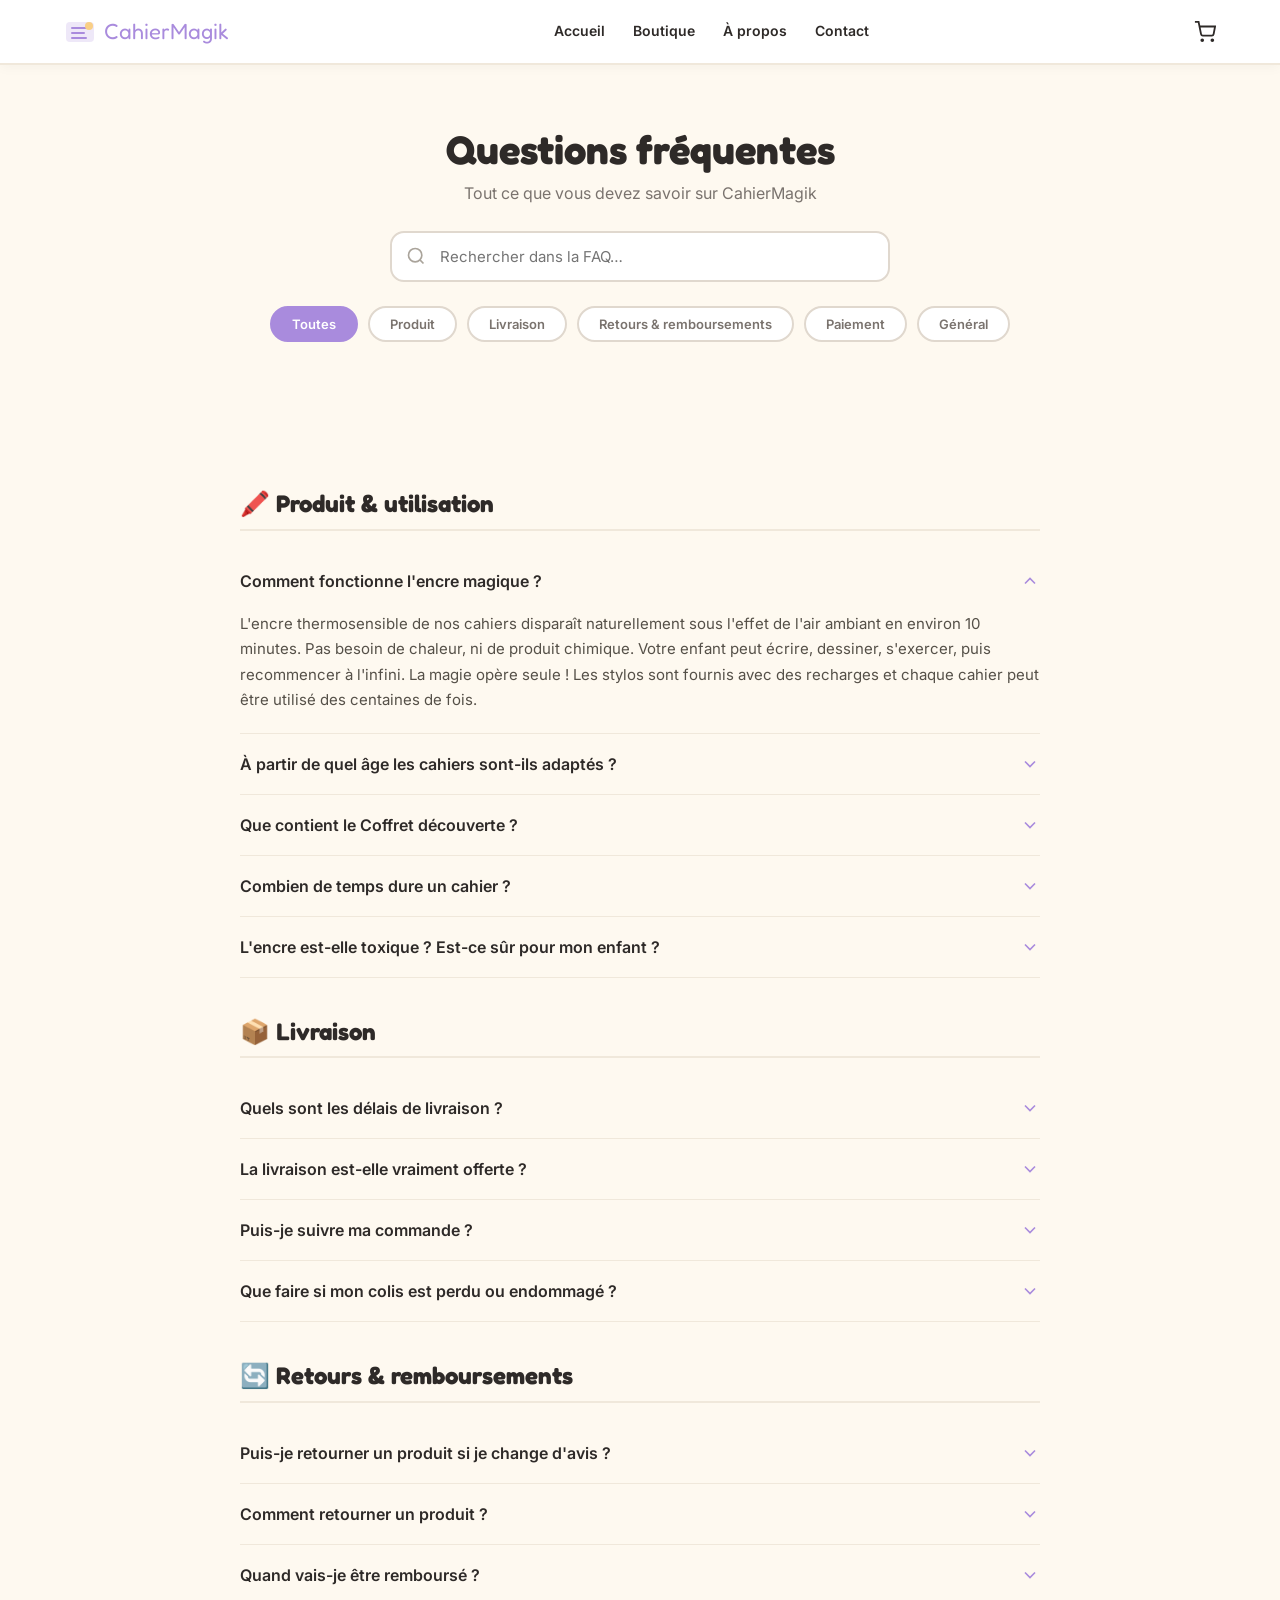
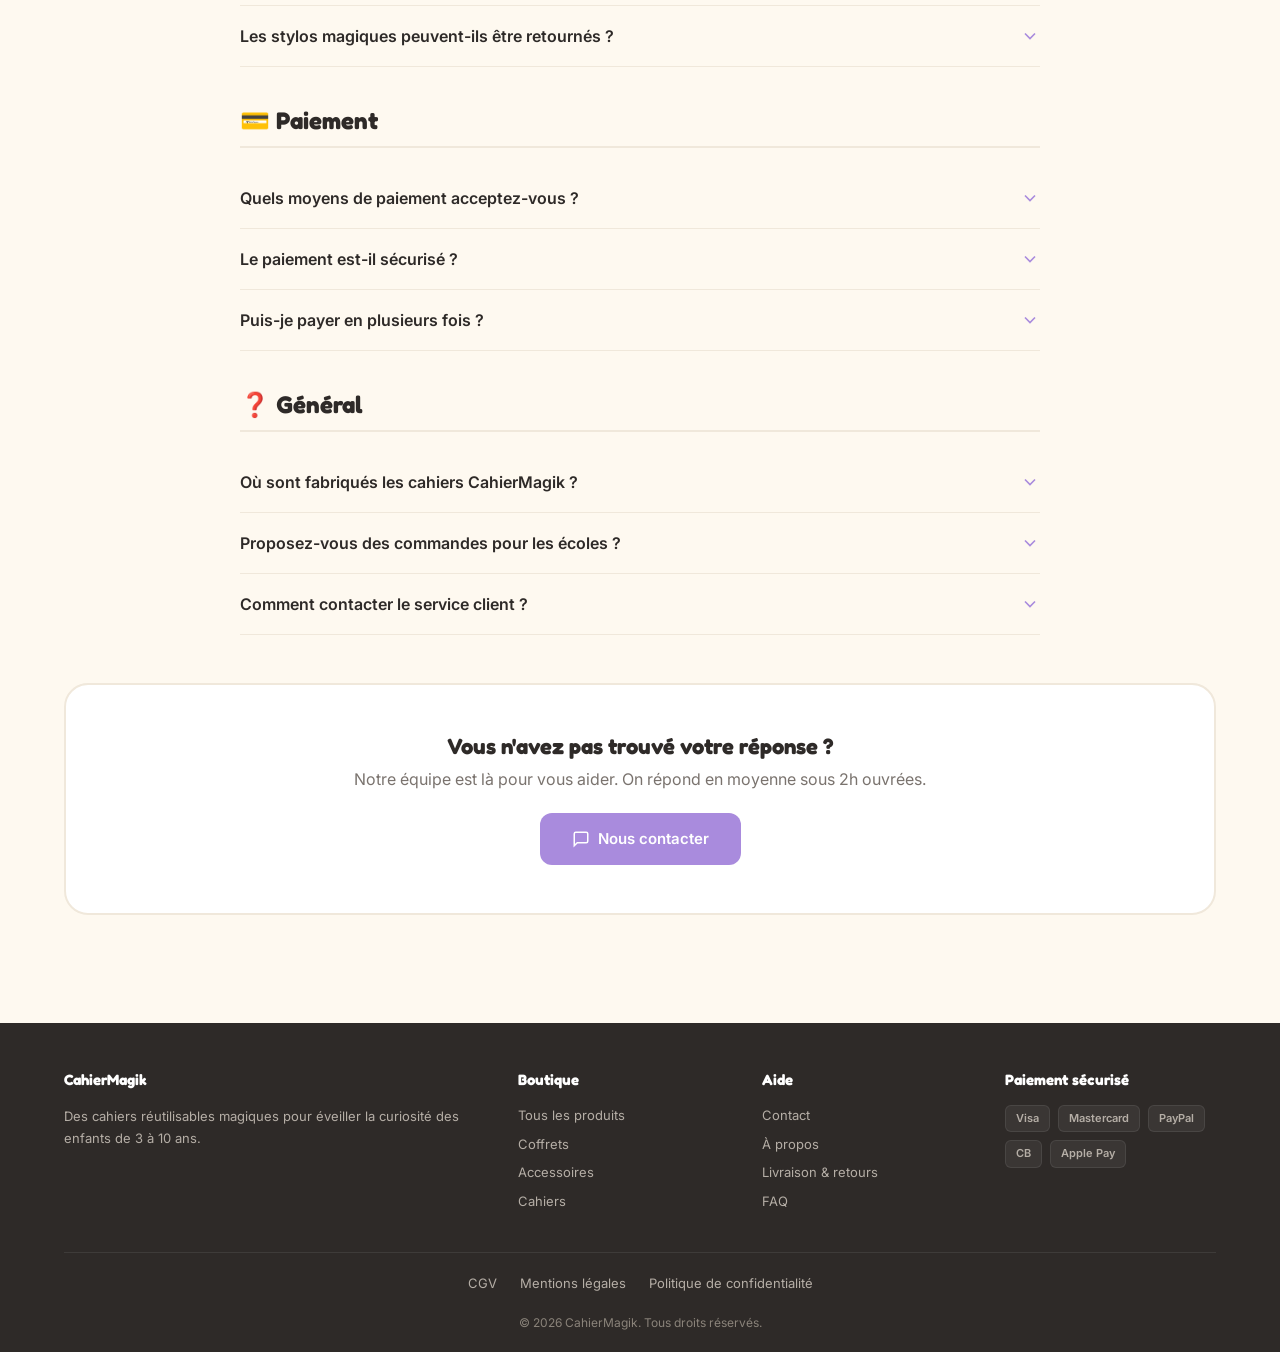
<file: faq.html>
<!doctype html>
<html lang="fr">
<head>
  <meta charset="utf-8" />
  <meta name="viewport" content="width=device-width, initial-scale=1" />
  <title>FAQ – CahierMagik</title>
  <link rel="stylesheet" href="style.css" />
  <link rel="preconnect" href="https://fonts.googleapis.com" />
  <link rel="preconnect" href="https://fonts.gstatic.com" crossorigin />
  <link href="https://fonts.googleapis.com/css2?family=Fredoka+One&family=Inter:wght@400;500;600;700&display=swap" rel="stylesheet" />
  <style>
    .faq-hero {
      text-align: center;
      padding: 60px 0 40px;
    }
    .faq-hero h1 {
      font-family: 'Fredoka One', 'Poppins', sans-serif;
      font-size: 40px;
      color: #2e2a28;
    }
    .faq-hero p {
      font-size: 16px;
      color: #7a736e;
      margin-top: 8px;
    }
    .faq-search {
      max-width: 500px;
      margin: 24px auto 0;
      position: relative;
    }
    .faq-search input {
      width: 100%;
      padding: 14px 20px 14px 48px;
      border: 2px solid #e0d8ce;
      border-radius: 14px;
      font-family: 'Inter', sans-serif;
      font-size: 15px;
      background: #fff;
      color: #2e2a28;
      transition: border-color 0.2s;
    }
    .faq-search input:focus {
      border-color: #a98bdd;
      outline: none;
    }
    .faq-search svg {
      position: absolute;
      left: 16px;
      top: 50%;
      transform: translateY(-50%);
      width: 20px;
      height: 20px;
      color: #aaa49b;
    }
    .faq-categories {
      display: flex;
      gap: 10px;
      justify-content: center;
      flex-wrap: wrap;
      padding: 24px 0 8px;
    }
    .faq-cat-btn {
      padding: 8px 20px;
      border: 2px solid #e0d8ce;
      border-radius: 999px;
      background: #fff;
      font-family: 'Inter', sans-serif;
      font-size: 13px;
      font-weight: 600;
      color: #7a736e;
      cursor: pointer;
      transition: all 0.2s;
    }
    .faq-cat-btn:hover { border-color: #a98bdd; color: #a98bdd; }
    .faq-cat-btn.active {
      background: #a98bdd;
      border-color: #a98bdd;
      color: #fff;
    }
    .faq-section-title {
      font-family: 'Fredoka One', 'Poppins', sans-serif;
      font-size: 24px;
      color: #2e2a28;
      margin: 40px 0 20px;
      padding-bottom: 10px;
      border-bottom: 2px solid #f0e8db;
    }
    .faq-list { max-width: 800px; margin: 0 auto; }
    .faq-item { border-bottom: 1px solid #f0e8db; }
    .faq-q {
      width: 100%;
      display: flex;
      align-items: center;
      justify-content: space-between;
      padding: 20px 0;
      background: none;
      border: none;
      font-family: 'Inter', sans-serif;
      font-size: 16px;
      font-weight: 600;
      color: #2e2a28;
      cursor: pointer;
      text-align: left;
      transition: color 0.2s;
    }
    .faq-q:hover { color: #a98bdd; }
    .faq-q svg {
      width: 20px;
      height: 20px;
      flex-shrink: 0;
      transition: transform 0.3s;
      color: #a98bdd;
    }
    .faq-q.open svg { transform: rotate(180deg); }
    .faq-a {
      max-height: 0;
      overflow: hidden;
      transition: max-height 0.35s ease, padding 0.35s ease;
    }
    .faq-a p {
      font-size: 15px;
      color: #555048;
      line-height: 1.7;
      padding-bottom: 20px;
    }
    .faq-a.open { max-height: 500px; }
    .faq-not-found {
      display: none;
      text-align: center;
      padding: 40px 20px;
      color: #7a736e;
      font-size: 15px;
    }
    .contact-cta {
      text-align: center;
      background: #fff;
      border-radius: 24px;
      padding: 48px 32px;
      margin: 48px 0;
      border: 2px solid #f0e8db;
    }
    .contact-cta h3 {
      font-family: 'Fredoka One', 'Poppins', sans-serif;
      font-size: 22px;
      margin-bottom: 8px;
    }
    .contact-cta p { color: #7a736e; margin-bottom: 20px; }
    .contact-cta .btn {
      display: inline-flex;
      align-items: center;
      gap: 8px;
      padding: 14px 32px;
      background: #a98bdd;
      color: #fff;
      border-radius: 12px;
      text-decoration: none;
      font-weight: 600;
      font-size: 15px;
      transition: background 0.2s, transform 0.15s;
    }
    .contact-cta .btn:hover { background: #9678c9; transform: translateY(-2px); }
  </style>
</head>
<body>

  <header class="header">
    <div class="container">
      <a href="index.html" class="logo">
        <svg viewBox="0 0 32 32" fill="none">
          <rect x="2" y="6" width="28" height="20" rx="4" fill="#a98bdd" opacity="0.2"/>
          <path d="M8 12h16M8 17h12M8 22h14" stroke="#a98bdd" stroke-width="2" stroke-linecap="round"/>
          <circle cx="25" cy="10" r="4" fill="#f9cf86"/>
        </svg>
        CahierMagik
      </a>
      <button class="menu-toggle" id="menu-toggle" aria-label="Menu">
        <svg viewBox="0 0 24 24" fill="none" stroke="currentColor" stroke-width="2"><path d="M3 6h18M3 12h18M3 18h18"/></svg>
      </button>
      <nav class="nav-links" id="nav-links">
        <a href="index.html">Accueil</a>
        <a href="collection.html">Boutique</a>
        <a href="about.html">À propos</a>
        <a href="contact.html">Contact</a>
      </nav>
      <div class="header-actions">
        <a href="cart.html" class="cart-icon-wrap">
          <svg viewBox="0 0 24 24" fill="none" stroke="currentColor" stroke-width="2">
            <circle cx="9" cy="21" r="1"/><circle cx="20" cy="21" r="1"/>
            <path d="M1 1h4l2.68 13.39a2 2 0 002 1.61h9.72a2 2 0 002-1.61L23 6H6"/>
          </svg>
          <span class="cart-badge" id="cart-badge">0</span>
        </a>
      </div>
    </div>
  </header>

  <section class="faq-hero">
    <div class="container">
      <h1>Questions fréquentes</h1>
      <p>Tout ce que vous devez savoir sur CahierMagik</p>
      <div class="faq-search">
        <svg viewBox="0 0 24 24" fill="none" stroke="currentColor" stroke-width="2"><circle cx="11" cy="11" r="8"/><path d="m21 21-4.3-4.3"/></svg>
        <input type="text" id="faq-search-input" placeholder="Rechercher dans la FAQ…" oninput="filterFaq()" />
      </div>
      <div class="faq-categories">
        <button class="faq-cat-btn active" onclick="filterCat(this,'all')">Toutes</button>
        <button class="faq-cat-btn" onclick="filterCat(this,'produit')">Produit</button>
        <button class="faq-cat-btn" onclick="filterCat(this,'livraison')">Livraison</button>
        <button class="faq-cat-btn" onclick="filterCat(this,'retour')">Retours & remboursements</button>
        <button class="faq-cat-btn" onclick="filterCat(this,'paiement')">Paiement</button>
        <button class="faq-cat-btn" onclick="filterCat(this,'general')">Général</button>
      </div>
    </div>
  </section>

  <section class="section">
    <div class="container">
      <div class="faq-list" id="faq-list">

        <h3 class="faq-section-title" data-cat="produit">🖍️ Produit & utilisation</h3>

        <div class="faq-item" data-cat="produit">
          <button class="faq-q open" onclick="toggleFaq(this)">
            Comment fonctionne l'encre magique ?
            <svg viewBox="0 0 24 24" fill="none" stroke="currentColor" stroke-width="2"><path d="m6 9 6 6 6-6"/></svg>
          </button>
          <div class="faq-a open">
            <p>L'encre thermosensible de nos cahiers disparaît naturellement sous l'effet de l'air ambiant en environ 10 minutes. Pas besoin de chaleur, ni de produit chimique. Votre enfant peut écrire, dessiner, s'exercer, puis recommencer à l'infini. La magie opère seule ! Les stylos sont fournis avec des recharges et chaque cahier peut être utilisé des centaines de fois.</p>
          </div>
        </div>

        <div class="faq-item" data-cat="produit">
          <button class="faq-q" onclick="toggleFaq(this)">
            À partir de quel âge les cahiers sont-ils adaptés ?
            <svg viewBox="0 0 24 24" fill="none" stroke="currentColor" stroke-width="2"><path d="m6 9 6 6 6-6"/></svg>
          </button>
          <div class="faq-a">
            <p>Nos cahiers sont conçus pour les enfants de 3 à 10 ans. Le Coffret découverte est idéal pour la maternelle (3-6 ans) avec des exercices de pré-écriture, formes et coloriages. Le Pack famille convient aux fratries d'âges différents. Chaque cahier est développé avec des enseignants pour suivre les programmes scolaires.</p>
          </div>
        </div>

        <div class="faq-item" data-cat="produit">
          <button class="faq-q" onclick="toggleFaq(this)">
            Que contient le Coffret découverte ?
            <svg viewBox="0 0 24 24" fill="none" stroke="currentColor" stroke-width="2"><path d="m6 9 6 6 6-6"/></svg>
          </button>
          <div class="faq-a">
            <p>Le Coffret découverte CahierMagik contient : 3 cahiers réutilisables (écriture, chiffres, dessin), 2 stylos magiques, 5 recharges d'encre, un poster alphabet effaçable, et un guide parental. Le tout présenté dans un joli coffret cadeau. Idéal pour offrir !</p>
          </div>
        </div>

        <div class="faq-item" data-cat="produit">
          <button class="faq-q" onclick="toggleFaq(this)">
            Combien de temps dure un cahier ?
            <svg viewBox="0 0 24 24" fill="none" stroke="currentColor" stroke-width="2"><path d="m6 9 6 6 6-6"/></svg>
          </button>
          <div class="faq-a">
            <p>Chaque cahier peut être utilisé des centaines de fois. L'encre disparaît à chaque fois, laissant la page intacte. Avec une utilisation quotidienne, un cahier dure en moyenne 1 à 2 ans. Les recharges d'encre sont vendues séparément (5 recharges pour 9,90 €).</p>
          </div>
        </div>

        <div class="faq-item" data-cat="produit">
          <button class="faq-q" onclick="toggleFaq(this)">
            L'encre est-elle toxique ? Est-ce sûr pour mon enfant ?
            <svg viewBox="0 0 24 24" fill="none" stroke="currentColor" stroke-width="2"><path d="m6 9 6 6 6-6"/></svg>
          </button>
          <div class="faq-a">
            <p>Absolument ! Notre encre thermosensible est certifiée CE et conforme à la norme européenne EN71 (sécurité des jouets). Elle est non toxique, sans solvant, sans odeur. Les stylos sont testés en laboratoire indépendant. Nous plaçons la sécurité des enfants au cœur de notre conception.</p>
          </div>
        </div>

        <h3 class="faq-section-title" data-cat="livraison">📦 Livraison</h3>

        <div class="faq-item" data-cat="livraison">
          <button class="faq-q" onclick="toggleFaq(this)">
            Quels sont les délais de livraison ?
            <svg viewBox="0 0 24 24" fill="none" stroke="currentColor" stroke-width="2"><path d="m6 9 6 6 6-6"/></svg>
          </button>
          <div class="faq-a">
            <p>Les délais de livraison varient selon le mode choisi : <br><br>
            <strong>Standard (offert dès 30€)</strong> : 3 à 5 jours ouvrés en France métropolitaine.<br>
            <strong>Express</strong> : 24h à 48h (supplément de 4,90 €).<br>
            <strong>Europe</strong> : 5 à 10 jours ouvrés (7,90 €, offert dès 60€).<br>
            <strong>International</strong> : 10 à 15 jours ouvrés (12,90 €).<br><br>
            Les commandes sont expédiées depuis notre entrepôt en France sous 24h ouvrées.</p>
          </div>
        </div>

        <div class="faq-item" data-cat="livraison">
          <button class="faq-q" onclick="toggleFaq(this)">
            La livraison est-elle vraiment offerte ?
            <svg viewBox="0 0 24 24" fill="none" stroke="currentColor" stroke-width="2"><path d="m6 9 6 6 6-6"/></svg>
          </button>
          <div class="faq-a">
            <p>Oui ! La livraison standard est offerte en France métropolitaine pour toute commande de 30 € minimum. C'est notre façon de vous remercier de votre confiance. Le code postal est automatiquement vérifié lors de la commande pour confirmer l'éligibilité.</p>
          </div>
        </div>

        <div class="faq-item" data-cat="livraison">
          <button class="faq-q" onclick="toggleFaq(this)">
            Puis-je suivre ma commande ?
            <svg viewBox="0 0 24 24" fill="none" stroke="currentColor" stroke-width="2"><path d="m6 9 6 6 6-6"/></svg>
          </button>
          <div class="faq-a">
            <p>Bien sûr ! Dès que votre commande est expédiée, vous recevez un email avec un numéro de suivi Colissimo ou Chronopost. Vous pouvez suivre votre colis en temps réel depuis votre compte ou directement sur le site du transporteur. Un email de confirmation vous est également envoyé au moment de l'expédition.</p>
          </div>
        </div>

        <div class="faq-item" data-cat="livraison">
          <button class="faq-q" onclick="toggleFaq(this)">
            Que faire si mon colis est perdu ou endommagé ?
            <svg viewBox="0 0 24 24" fill="none" stroke="currentColor" stroke-width="2"><path d="m6 9 6 6 6-6"/></svg>
          </button>
          <div class="faq-a">
            <p>Si votre colis dépasse le délai estimé, commencez par vérifier le suivi sur le site du transporteur. Si aucune mise à jour depuis 48h, contactez-nous via le formulaire de contact avec votre numéro de commande. Nous ouvrons une enquête sous 24h et vous proposons un ré-envoi ou un remboursement sous 48h. En cas de colis endommagé, conservez les photos de l'emballage et du produit, nous vous échangeons l'article gratuitement.</p>
          </div>
        </div>

        <h3 class="faq-section-title" data-cat="retour">🔄 Retours & remboursements</h3>

        <div class="faq-item" data-cat="retour">
          <button class="faq-q" onclick="toggleFaq(this)">
            Puis-je retourner un produit si je change d'avis ?
            <svg viewBox="0 0 24 24" fill="none" stroke="currentColor" stroke-width="2"><path d="m6 9 6 6 6-6"/></svg>
          </button>
          <div class="faq-a">
            <p>Oui, vous disposez d'un délai de rétractation de 14 jours à compter de la réception de votre commande pour retourner un produit sans avoir à justifier votre décision. Les articles doivent être retournés dans leur état d'origine, non utilisés et dans leur emballage d'origine. Les frais de retour sont à votre charge (4,90 € forfaitaires en France métropolitaine).</p>
          </div>
        </div>

        <div class="faq-item" data-cat="retour">
          <button class="faq-q" onclick="toggleFaq(this)">
            Comment retourner un produit ?
            <svg viewBox="0 0 24 24" fill="none" stroke="currentColor" stroke-width="2"><path d="m6 9 6 6 6-6"/></svg>
          </button>
          <div class="faq-a">
            <p>Rien de plus simple :<br>
            1. Connectez-vous à votre compte ou contactez-nous via le formulaire de contact.<br>
            2. Téléchargez votre bon de retour et imprimez l'étiquette de retour.<br>
            3. Emballez soigneusement les articles (dans leur emballage d'origine de préférence).<br>
            4. Déposez le colis dans un point La Poste ou un relais Chronopost.<br><br>
            Vous recevrez un email de confirmation dès que votre retour sera traité dans notre entrepôt.</p>
          </div>
        </div>

        <div class="faq-item" data-cat="retour">
          <button class="faq-q" onclick="toggleFaq(this)">
            Quand vais-je être remboursé ?
            <svg viewBox="0 0 24 24" fill="none" stroke="currentColor" stroke-width="2"><path d="m6 9 6 6 6-6"/></svg>
          </button>
          <div class="faq-a">
            <p>Le remboursement est effectué sous 14 jours ouvrés maximum après réception et vérification du colis retourné. Le délai moyen est de 5 à 7 jours ouvrés. Le remboursement est crédité sur le même moyen de paiement que celui utilisé pour l'achat. Vous recevrez un email de confirmation dès que le remboursement sera initié.</p>
          </div>
        </div>

        <div class="faq-item" data-cat="retour">
          <button class="faq-q" onclick="toggleFaq(this)">
            Les stylos magiques peuvent-ils être retournés ?
            <svg viewBox="0 0 24 24" fill="none" stroke="currentColor" stroke-width="2"><path d="m6 9 6 6 6-6"/></svg>
          </button>
          <div class="faq-a">
            <p>Pour des raisons d'hygiène et de contrôle qualité, les stylos magiques et recharges d'encre ne peuvent être retournés que s'ils sont encore scellés dans leur emballage d'origine. S'ils ont été ouverts ou utilisés, le retour ne sera pas accepté sauf en cas de défaut de fabrication (encre qui ne disparaît pas, fuite, etc.). Nous vous invitons à nous contacter en cas de doute.</p>
          </div>
        </div>

        <h3 class="faq-section-title" data-cat="paiement">💳 Paiement</h3>

        <div class="faq-item" data-cat="paiement">
          <button class="faq-q" onclick="toggleFaq(this)">
            Quels moyens de paiement acceptez-vous ?
            <svg viewBox="0 0 24 24" fill="none" stroke="currentColor" stroke-width="2"><path d="m6 9 6 6 6-6"/></svg>
          </button>
          <div class="faq-a">
            <p>Nous acceptons les paiements par : Carte bancaire (Visa, Mastercard, CB), PayPal, Apple Pay, et Google Pay. Tous les paiements sont traités via Stripe, une plateforme de paiement sécurisée de niveau bancaire. Vos données bancaires ne sont jamais stockées sur nos serveurs.</p>
          </div>
        </div>

        <div class="faq-item" data-cat="paiement">
          <button class="faq-q" onclick="toggleFaq(this)">
            Le paiement est-il sécurisé ?
            <svg viewBox="0 0 24 24" fill="none" stroke="currentColor" stroke-width="2"><path d="m6 9 6 6 6-6"/></svg>
          </button>
          <div class="faq-a">
            <p>Totalement ! Notre site utilise le protocole HTTPS avec chiffrement SSL 256 bits. Les paiements sont traités par Stripe, qui est certifié PCI DSS niveau 1 (le plus haut niveau de sécurité pour les transactions en ligne). Vos informations bancaires sont cryptées et jamais accessibles par nos services. Vous pouvez voir le cadenas dans la barre d'adresse de votre navigateur.</p>
          </div>
        </div>

        <div class="faq-item" data-cat="paiement">
          <button class="faq-q" onclick="toggleFaq(this)">
            Puis-je payer en plusieurs fois ?
            <svg viewBox="0 0 24 24" fill="none" stroke="currentColor" stroke-width="2"><path d="m6 9 6 6 6-6"/></svg>
          </button>
          <div class="faq-a">
            <p>Actuellement, nous ne proposons pas le paiement en plusieurs fois. Vous pouvez payer en une seule fois par carte bancaire, PayPal, Apple Pay ou Google Pay. Nous travaillons à l'intégration de solutions comme Alma ou Klarna pour offrir plus de flexibilité dans les mois à venir.</p>
          </div>
        </div>

        <h3 class="faq-section-title" data-cat="general">❓ Général</h3>

        <div class="faq-item" data-cat="general">
          <button class="faq-q" onclick="toggleFaq(this)">
            Où sont fabriqués les cahiers CahierMagik ?
            <svg viewBox="0 0 24 24" fill="none" stroke="currentColor" stroke-width="2"><path d="m6 9 6 6 6-6"/></svg>
          </button>
          <div class="faq-a">
            <p>Nos cahiers sont conçus en France (Lyon) et fabriqués en Europe (Portugal). Le papier provient de forêts gérées durablement (certification FSC). L'encre thermosensible est développée et produite dans notre laboratoire partenaire en Allemagne. Nous contrôlons chaque étape de la production pour garantir qualité, sécurité et éthique.</p>
          </div>
        </div>

        <div class="faq-item" data-cat="general">
          <button class="faq-q" onclick="toggleFaq(this)">
            Proposez-vous des commandes pour les écoles ?
            <svg viewBox="0 0 24 24" fill="none" stroke="currentColor" stroke-width="2"><path d="m6 9 6 6 6-6"/></svg>
          </button>
          <div class="faq-a">
            <p>Oui ! Nous proposons des tarifs spéciaux pour les établissements scolaires (écoles maternelles, élémentaires, centres de loisirs). Contactez-nous via le formulaire de contact avec votre numéro de SIRET et nous vous établirons un devis personnalisé. Les commandes de 20+ coffrets bénéficient de 15% de remise et de la livraison offerte.</p>
          </div>
        </div>

        <div class="faq-item" data-cat="general">
          <button class="faq-q" onclick="toggleFaq(this)">
            Comment contacter le service client ?
            <svg viewBox="0 0 24 24" fill="none" stroke="currentColor" stroke-width="2"><path d="m6 9 6 6 6-6"/></svg>
          </button>
          <div class="faq-a">
            <p>Vous pouvez nous joindre par :<br>
            📧 Email : bonjour@cahiermagik.fr (réponse sous 24h ouvrées)<br>
            📞 Téléphone : 04 78 91 23 45 (lun-ven, 9h-18h)<br>
            💬 Chat en direct : disponible sur notre site (lun-ven, 10h-17h)<br>
            📍 Adresse : 12 Rue des Lumières, 69002 Lyon<br><br>
            Nous répondons à toutes les demandes sous 24h ouvrées maximum.</p>
          </div>
        </div>

      </div>

      <div class="faq-not-found" id="faq-not-found">
        <p>Aucune question ne correspond à votre recherche. Essayez d'autres mots-clés ou <a href="contact.html" style="color:#a98bdd">contactez-nous</a>.</p>
      </div>

      <div class="contact-cta">
        <h3>Vous n'avez pas trouvé votre réponse ?</h3>
        <p>Notre équipe est là pour vous aider. On répond en moyenne sous 2h ouvrées.</p>
        <a href="contact.html" class="btn">
          <svg viewBox="0 0 24 24" fill="none" stroke="currentColor" stroke-width="2" width="18" height="18"><path d="M21 15a2 2 0 01-2 2H7l-4 4V5a2 2 0 012-2h14a2 2 0 012 2z"/></svg>
          Nous contacter
        </a>
      </div>
    </div>
  </section>

  <footer class="footer">
    <div class="container">
      <div class="footer-grid">
        <div>
          <h4 style="color:#fff">CahierMagik</h4>
          <p class="brand-desc">Des cahiers réutilisables magiques pour éveiller la curiosité des enfants de 3 à 10 ans.</p>
        </div>
        <div>
          <h4>Boutique</h4>
          <a href="collection.html">Tous les produits</a>
          <a href="collection.html?cat=coffrets">Coffrets</a>
          <a href="collection.html?cat=accessoires">Accessoires</a>
          <a href="collection.html?cat=cahiers">Cahiers</a>
        </div>
        <div>
          <h4>Aide</h4>
          <a href="contact.html">Contact</a>
          <a href="about.html">À propos</a>
          <a href="livraison-retours.html">Livraison & retours</a>
          <a href="faq.html">FAQ</a>
        </div>
        <div>
          <h4>Paiement sécurisé</h4>
          <div class="payment-badges">
            <span>Visa</span>
            <span>Mastercard</span>
            <span>PayPal</span>
            <span>CB</span>
            <span>Apple Pay</span>
          </div>
        </div>
      </div>
      <div class="footer-bottom">
        <a href="cgv.html" style="display:inline;margin:0 10px">CGV</a>
        <a href="mentions-legales.html" style="display:inline;margin:0 10px">Mentions légales</a>
        <a href="confidentialite.html" style="display:inline;margin:0 10px">Politique de confidentialité</a>
        <br><br>
        © 2026 CahierMagik. Tous droits réservés.
      </div>
    </div>
  </footer>

  <div class="toast-container" id="toast-container"></div>

  <script src="products.js"></script>
  <script src="main.js"></script>
  <script>
    function toggleFaq(btn) {
      btn.classList.toggle('open');
      const answer = btn.nextElementSibling;
      answer.classList.toggle('open');
    }

    function filterCat(btn, cat) {
      document.querySelectorAll('.faq-cat-btn').forEach(b => b.classList.remove('active'));
      btn.classList.add('active');
      const items = document.querySelectorAll('.faq-item');
      const sections = document.querySelectorAll('.faq-section-title');
      items.forEach(el => {
        const c = el.getAttribute('data-cat');
        el.style.display = (cat === 'all' || c === cat) ? '' : 'none';
      });
      sections.forEach(el => {
        const c = el.getAttribute('data-cat');
        el.style.display = (cat === 'all' || c === cat) ? '' : 'none';
      });
      document.getElementById('faq-search-input').value = '';
      document.getElementById('faq-not-found').style.display = 'none';
    }

    function filterFaq() {
      const q = document.getElementById('faq-search-input').value.toLowerCase().trim();
      const items = document.querySelectorAll('.faq-item');
      const sections = document.querySelectorAll('.faq-section-title');
      let visible = 0;
      items.forEach(el => {
        const text = el.textContent.toLowerCase();
        const match = !q || text.includes(q);
        el.style.display = match ? '' : 'none';
        if (match) visible++;
      });
      sections.forEach(el => {
        const nextItems = [];
        let sib = el.nextElementSibling;
        while (sib && sib.classList && !sib.classList.contains('faq-section-title')) {
          if (sib.classList.contains('faq-item')) nextItems.push(sib);
          sib = sib.nextElementSibling;
        }
        const hasVisible = nextItems.some(item => item.style.display !== 'none');
        el.style.display = !q || hasVisible ? '' : 'none';
      });
      const nf = document.getElementById('faq-not-found');
      nf.style.display = visible === 0 && q ? 'block' : 'none';
    }
  </script>
</body>
</html>
</file>
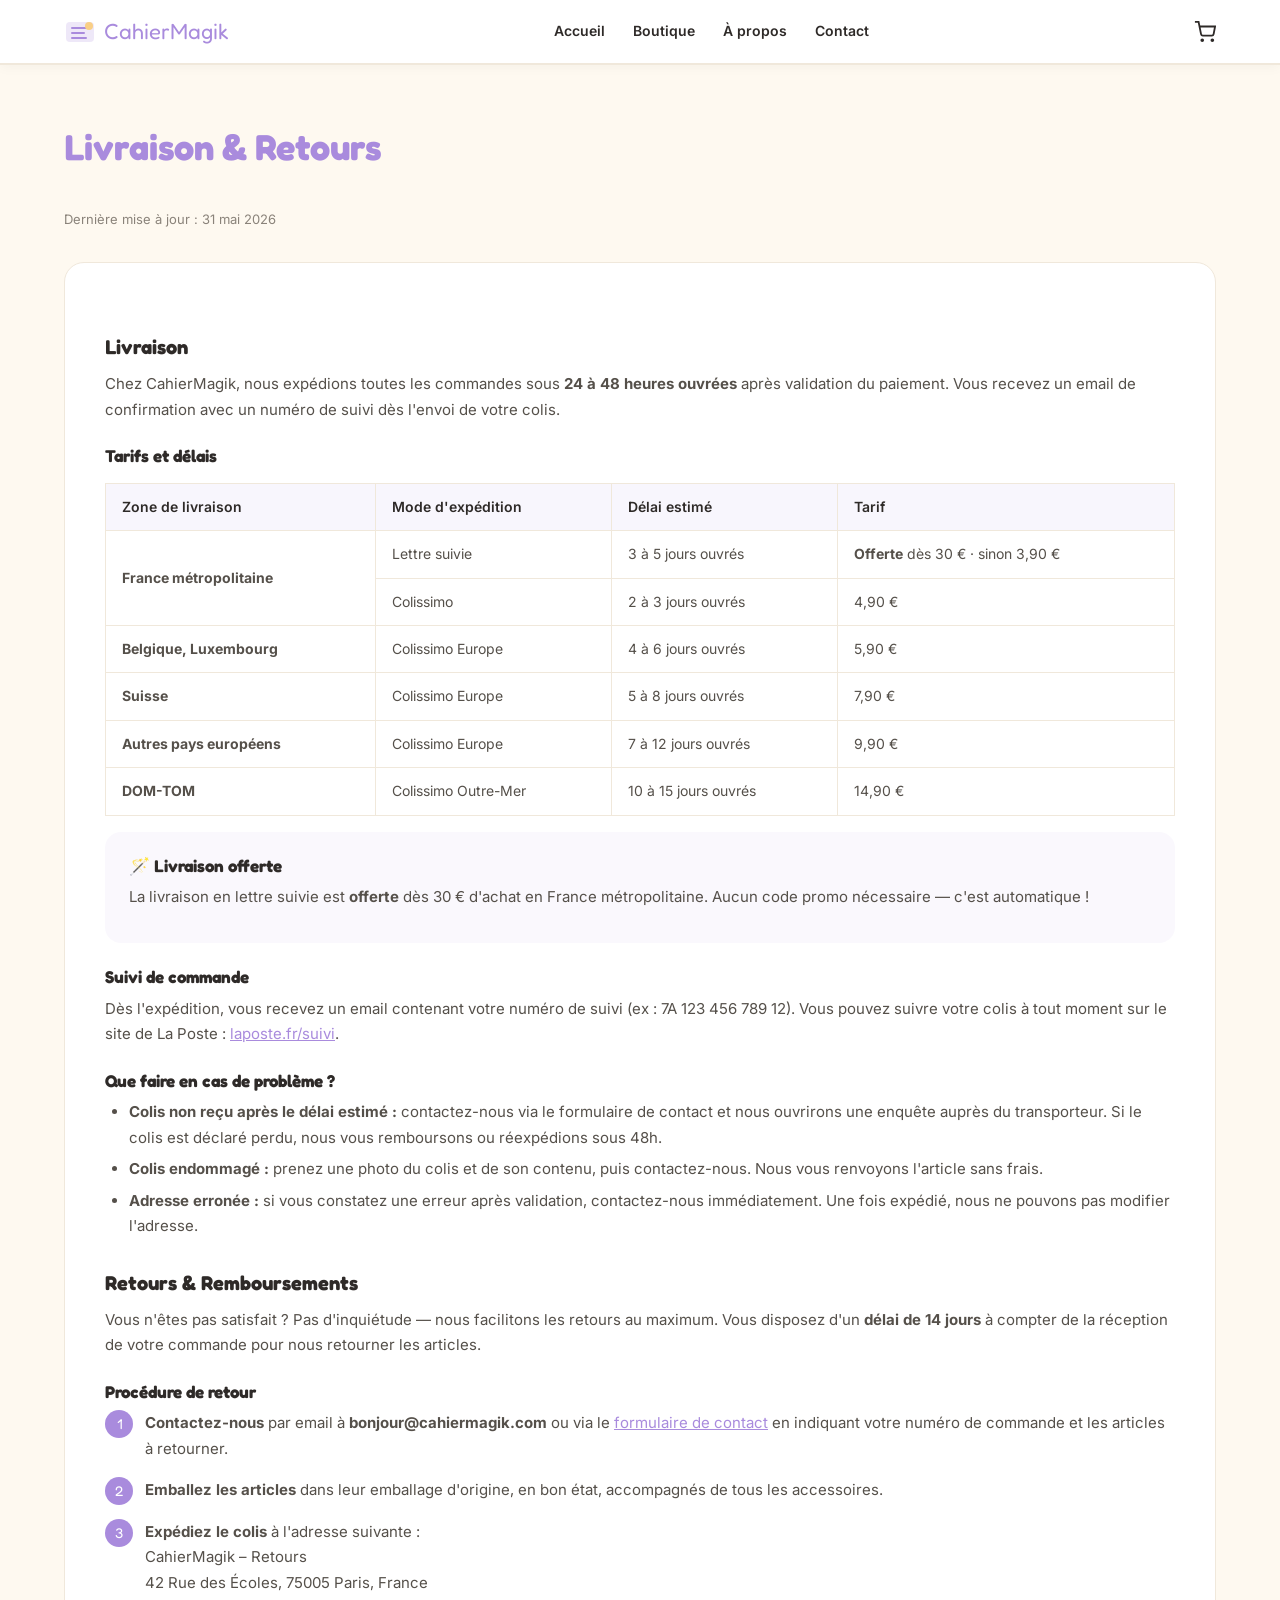
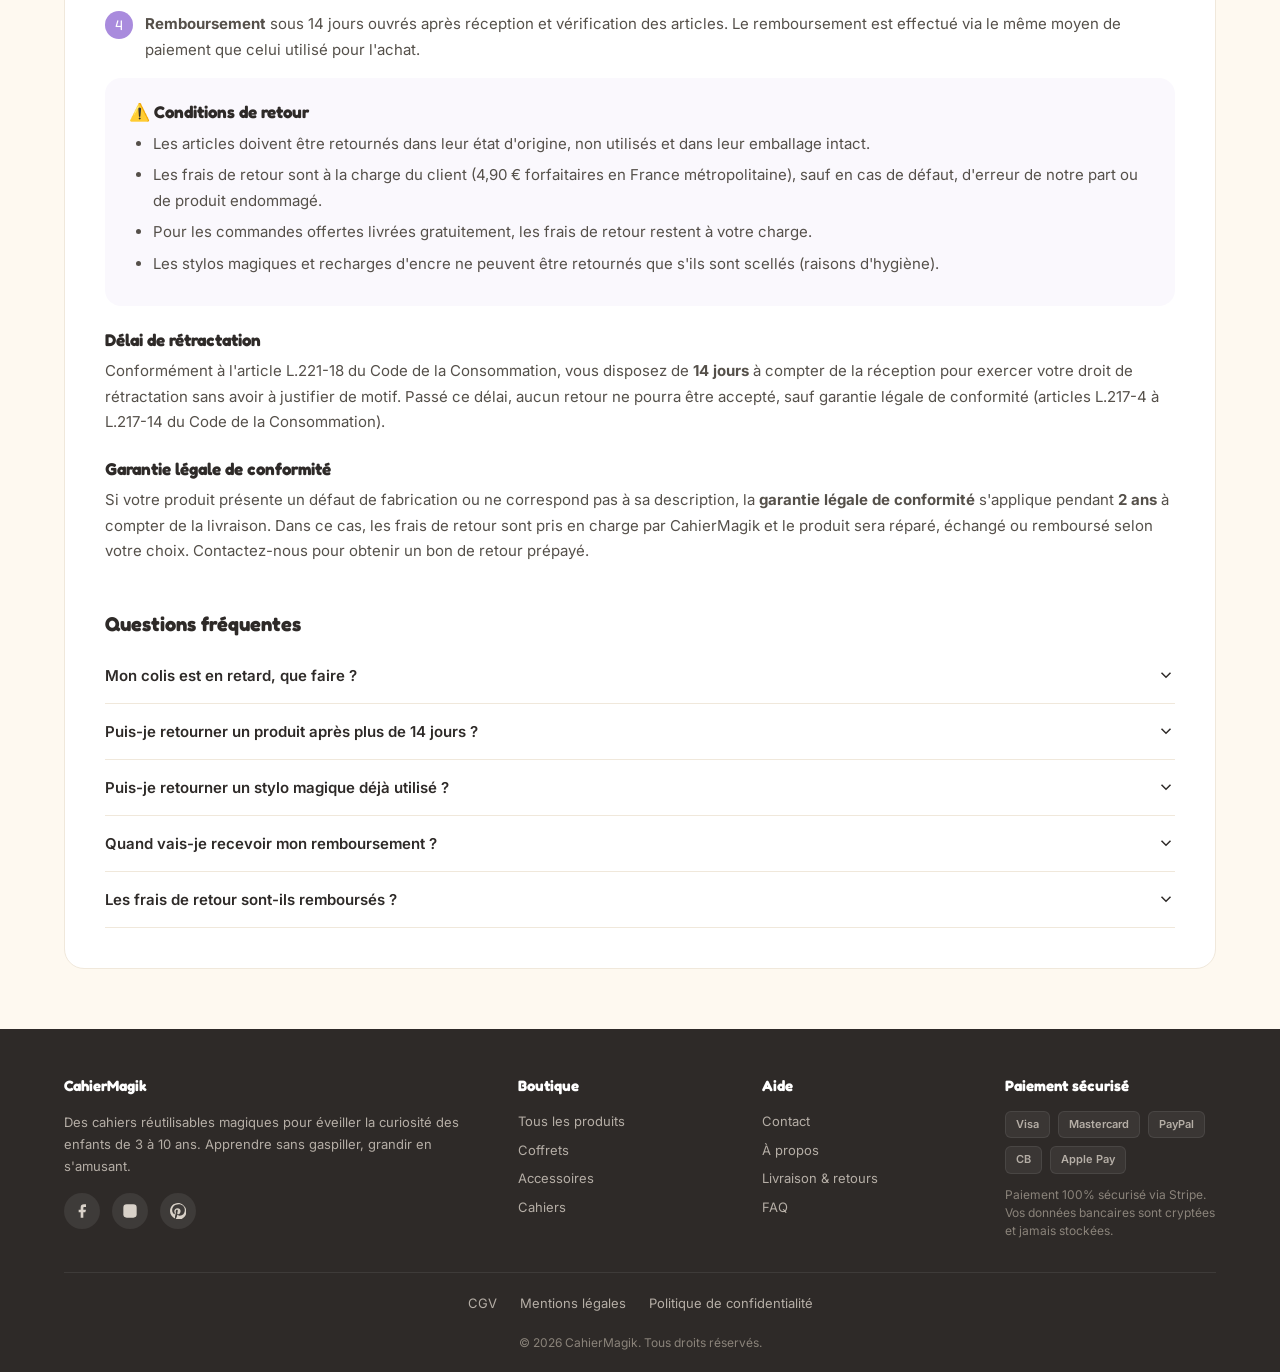
<file: livraison-retours.html>
<!doctype html>
<html lang="fr">
<head>
  <meta charset="utf-8" />
  <meta name="viewport" content="width=device-width, initial-scale=1" />
  <title>Livraison & Retours – CahierMagik</title>
  <link rel="stylesheet" href="style.css" />
  <link rel="preconnect" href="https://fonts.googleapis.com" />
  <link rel="preconnect" href="https://fonts.gstatic.com" crossorigin />
  <link href="https://fonts.googleapis.com/css2?family=Fredoka+One&family=Inter:wght@400;500;600;700&display=swap" rel="stylesheet" />
  <style>
    .legal-page { padding: 60px 0; }
    .legal-page h1 {
      font-family: 'Fredoka One', 'Poppins', sans-serif;
      font-size: clamp(28px, 4vw, 36px);
      margin-bottom: 40px;
      color: #a98bdd;
    }
    .legal-page h2 {
      font-family: 'Fredoka One', 'Poppins', sans-serif;
      font-size: 20px;
      margin: 32px 0 12px;
      color: #2e2a28;
    }
    .legal-page h3 {
      font-family: 'Fredoka One', 'Poppins', sans-serif;
      font-size: 17px;
      margin: 24px 0 8px;
      color: #2e2a28;
    }
    .legal-page p, .legal-page li {
      font-size: 15px;
      color: #55504a;
      line-height: 1.7;
      margin-bottom: 10px;
    }
    .legal-page ul { padding-left: 24px; list-style: disc; }
    .legal-page li { margin-bottom: 6px; }
    .legal-page .last-update {
      font-size: 13px;
      color: #8a837a;
      margin-bottom: 32px;
    }
    .legal-section {
      background: #fff;
      border-radius: 20px;
      padding: 40px;
      border: 1px solid #f0e8db;
    }
    .shipping-box {
      background: rgba(169, 139, 221, 0.06);
      border-radius: 16px;
      padding: 24px;
      margin: 16px 0;
    }
    .shipping-box h3 { margin-top: 0; }
    table { width: 100%; border-collapse: collapse; margin: 16px 0; font-size: 14px; }
    table th, table td { border: 1px solid #f0e8db; padding: 12px 16px; text-align: left; }
    table th { background: rgba(169, 139, 221, 0.08); font-weight: 600; color: #2e2a28; }
    table td { color: #55504a; }
    .step-list { counter-reset: step; }
    .step-list li {
      counter-increment: step;
      padding-left: 40px;
      position: relative;
      margin-bottom: 16px;
      list-style: none;
    }
    .step-list li::before {
      content: counter(step);
      position: absolute;
      left: 0;
      top: 0;
      width: 28px;
      height: 28px;
      background: #a98bdd;
      color: #fff;
      font-family: 'Fredoka One', 'Poppins', sans-serif;
      font-size: 14px;
      border-radius: 50%;
      display: grid;
      place-items: center;
    }
    .faq-item { border-bottom: 1px solid #f0e8db; }
    .faq-question {
      width: 100%;
      display: flex;
      align-items: center;
      justify-content: space-between;
      padding: 18px 0;
      background: none;
      border: none;
      font-family: 'Inter', 'Poppins', sans-serif;
      font-size: 15px;
      font-weight: 600;
      color: #2e2a28;
      cursor: pointer;
      text-align: left;
      transition: color 0.2s;
    }
    .faq-question:hover { color: #a98bdd; }
    .faq-question svg {
      width: 18px;
      height: 18px;
      flex-shrink: 0;
      transition: transform 0.3s;
    }
    .faq-question.open svg { transform: rotate(180deg); }
    .faq-answer {
      max-height: 0;
      overflow: hidden;
      transition: max-height 0.35s ease, padding 0.35s ease;
    }
    .faq-answer p {
      font-size: 14px;
      color: #55504a;
      padding-bottom: 18px;
      line-height: 1.6;
    }
    .faq-answer.open { max-height: 300px; }
    @media (max-width: 600px) {
      .legal-section { padding: 24px 20px; }
      table { font-size: 13px; }
      table th, table td { padding: 8px 10px; }
    }
  </style>
</head>
<body>
  <header class="header">
    <div class="container">
      <a href="index.html" class="logo">
        <svg viewBox="0 0 32 32" fill="none">
          <rect x="2" y="6" width="28" height="20" rx="4" fill="#a98bdd" opacity="0.2"/>
          <path d="M8 12h16M8 17h12M8 22h14" stroke="#a98bdd" stroke-width="2" stroke-linecap="round"/>
          <circle cx="25" cy="10" r="4" fill="#f9cf86"/>
        </svg>
        CahierMagik
      </a>
      <button class="menu-toggle" id="menu-toggle" aria-label="Menu">
        <svg viewBox="0 0 24 24" fill="none" stroke="currentColor" stroke-width="2"><path d="M3 6h18M3 12h18M3 18h18"/></svg>
      </button>
      <nav class="nav-links" id="nav-links">
        <a href="index.html">Accueil</a>
        <a href="collection.html">Boutique</a>
        <a href="about.html">À propos</a>
        <a href="contact.html">Contact</a>
      </nav>
      <div class="header-actions">
        <a href="cart.html" class="cart-icon-wrap">
          <svg viewBox="0 0 24 24" fill="none" stroke="currentColor" stroke-width="2">
            <circle cx="9" cy="21" r="1"/><circle cx="20" cy="21" r="1"/>
            <path d="M1 1h4l2.68 13.39a2 2 0 002 1.61h9.72a2 2 0 002-1.61L23 6H6"/>
          </svg>
          <span class="cart-badge" id="cart-badge">0</span>
        </a>
      </div>
    </div>
  </header>

  <section class="legal-page">
    <div class="container">
      <h1>Livraison & Retours</h1>
      <p class="last-update">Dernière mise à jour : 31 mai 2026</p>
      <div class="legal-section">

        <h2>Livraison</h2>
        <p>Chez CahierMagik, nous expédions toutes les commandes sous <strong>24 à 48 heures ouvrées</strong> après validation du paiement. Vous recevez un email de confirmation avec un numéro de suivi dès l'envoi de votre colis.</p>

        <h3>Tarifs et délais</h3>
        <table>
          <thead>
            <tr>
              <th>Zone de livraison</th>
              <th>Mode d'expédition</th>
              <th>Délai estimé</th>
              <th>Tarif</th>
            </tr>
          </thead>
          <tbody>
            <tr>
              <td rowspan="2"><strong>France métropolitaine</strong></td>
              <td>Lettre suivie</td>
              <td>3 à 5 jours ouvrés</td>
              <td><strong>Offerte</strong> dès 30 € · sinon 3,90 €</td>
            </tr>
            <tr>
              <td>Colissimo</td>
              <td>2 à 3 jours ouvrés</td>
              <td>4,90 €</td>
            </tr>
            <tr>
              <td><strong>Belgique, Luxembourg</strong></td>
              <td>Colissimo Europe</td>
              <td>4 à 6 jours ouvrés</td>
              <td>5,90 €</td>
            </tr>
            <tr>
              <td><strong>Suisse</strong></td>
              <td>Colissimo Europe</td>
              <td>5 à 8 jours ouvrés</td>
              <td>7,90 €</td>
            </tr>
            <tr>
              <td><strong>Autres pays européens</strong></td>
              <td>Colissimo Europe</td>
              <td>7 à 12 jours ouvrés</td>
              <td>9,90 €</td>
            </tr>
            <tr>
              <td><strong>DOM-TOM</strong></td>
              <td>Colissimo Outre-Mer</td>
              <td>10 à 15 jours ouvrés</td>
              <td>14,90 €</td>
            </tr>
          </tbody>
        </table>

        <div class="shipping-box">
          <h3>🪄 Livraison offerte</h3>
          <p>La livraison en lettre suivie est <strong>offerte</strong> dès 30 € d'achat en France métropolitaine. Aucun code promo nécessaire — c'est automatique !</p>
        </div>

        <h3>Suivi de commande</h3>
        <p>Dès l'expédition, vous recevez un email contenant votre numéro de suivi (ex : 7A 123 456 789 12). Vous pouvez suivre votre colis à tout moment sur le site de La Poste : <a href="https://www.laposte.fr/outils/suivre" target="_blank" rel="noopener" style="color:#a98bdd;text-decoration:underline">laposte.fr/suivi</a>.</p>

        <h3>Que faire en cas de problème ?</h3>
        <ul>
          <li><strong>Colis non reçu après le délai estimé :</strong> contactez-nous via le formulaire de contact et nous ouvrirons une enquête auprès du transporteur. Si le colis est déclaré perdu, nous vous remboursons ou réexpédions sous 48h.</li>
          <li><strong>Colis endommagé :</strong> prenez une photo du colis et de son contenu, puis contactez-nous. Nous vous renvoyons l'article sans frais.</li>
          <li><strong>Adresse erronée :</strong> si vous constatez une erreur après validation, contactez-nous immédiatement. Une fois expédié, nous ne pouvons pas modifier l'adresse.</li>
        </ul>

        <h2>Retours & Remboursements</h2>
        <p>Vous n'êtes pas satisfait ? Pas d'inquiétude — nous facilitons les retours au maximum. Vous disposez d'un <strong>délai de 14 jours</strong> à compter de la réception de votre commande pour nous retourner les articles.</p>

        <h3>Procédure de retour</h3>
        <ol class="step-list">
          <li><strong>Contactez-nous</strong> par email à <strong>bonjour@cahiermagik.com</strong> ou via le <a href="contact.html" style="color:#a98bdd;text-decoration:underline">formulaire de contact</a> en indiquant votre numéro de commande et les articles à retourner.</li>
          <li><strong>Emballez les articles</strong> dans leur emballage d'origine, en bon état, accompagnés de tous les accessoires.</li>
          <li><strong>Expédiez le colis</strong> à l'adresse suivante :<br>
          CahierMagik – Retours<br>
          42 Rue des Écoles, 75005 Paris, France</li>
          <li><strong>Remboursement</strong> sous 14 jours ouvrés après réception et vérification des articles. Le remboursement est effectué via le même moyen de paiement que celui utilisé pour l'achat.</li>
        </ol>

        <div class="shipping-box">
          <h3>⚠️ Conditions de retour</h3>
          <ul>
            <li>Les articles doivent être retournés dans leur état d'origine, non utilisés et dans leur emballage intact.</li>
            <li>Les frais de retour sont à la charge du client (4,90 € forfaitaires en France métropolitaine), sauf en cas de défaut, d'erreur de notre part ou de produit endommagé.</li>
            <li>Pour les commandes offertes livrées gratuitement, les frais de retour restent à votre charge.</li>
            <li>Les stylos magiques et recharges d'encre ne peuvent être retournés que s'ils sont scellés (raisons d'hygiène).</li>
          </ul>
        </div>

        <h3>Délai de rétractation</h3>
        <p>Conformément à l'article L.221-18 du Code de la Consommation, vous disposez de <strong>14 jours</strong> à compter de la réception pour exercer votre droit de rétractation sans avoir à justifier de motif. Passé ce délai, aucun retour ne pourra être accepté, sauf garantie légale de conformité (articles L.217-4 à L.217-14 du Code de la Consommation).</p>

        <h3>Garantie légale de conformité</h3>
        <p>Si votre produit présente un défaut de fabrication ou ne correspond pas à sa description, la <strong>garantie légale de conformité</strong> s'applique pendant <strong>2 ans</strong> à compter de la livraison. Dans ce cas, les frais de retour sont pris en charge par CahierMagik et le produit sera réparé, échangé ou remboursé selon votre choix. Contactez-nous pour obtenir un bon de retour prépayé.</p>

        <!-- FAQ accordéon -->
        <h2 style="margin-top:48px">Questions fréquentes</h2>

        <div class="faq-item">
          <button class="faq-question" onclick="toggleFaq(this)">
            Mon colis est en retard, que faire ?
            <svg viewBox="0 0 24 24" fill="none" stroke="currentColor" stroke-width="2"><path d="M6 9l6 6 6-6"/></svg>
          </button>
          <div class="faq-answer"><p>Si votre colis dépasse le délai estimé, commencez par vérifier le suivi sur le site de La Poste. Si aucune mise à jour depuis 48h, contactez-nous avec votre numéro de suivi. Nous ouvrons une enquête sous 24h et vous proposons un ré-envoi ou un remboursement sous 48h.</p></div>
        </div>

        <div class="faq-item">
          <button class="faq-question" onclick="toggleFaq(this)">
            Puis-je retourner un produit après plus de 14 jours ?
            <svg viewBox="0 0 24 24" fill="none" stroke="currentColor" stroke-width="2"><path d="M6 9l6 6 6-6"/></svg>
          </button>
          <div class="faq-answer"><p>Au-delà des 14 jours de rétractation, nous acceptons les retours dans le cadre de la garantie légale de conformité (si le produit présente un défaut) jusqu'à 2 ans après la livraison. Pour un simple changement d'avis, nous ne pouvons malheureusement pas accepter les retours après 14 jours. Merci de votre compréhension.</p></div>
        </div>

        <div class="faq-item">
          <button class="faq-question" onclick="toggleFaq(this)">
            Puis-je retourner un stylo magique déjà utilisé ?
            <svg viewBox="0 0 24 24" fill="none" stroke="currentColor" stroke-width="2"><path d="M6 9l6 6 6-6"/></svg>
          </button>
          <div class="faq-answer"><p>Pour des raisons d'hygiène et de contrôle qualité, les stylos magiques et recharges d'encre ne peuvent être retournés que s'ils sont encore scellés dans leur emballage d'origine. S'ils ont été ouverts ou utilisés, le retour ne sera pas accepté sauf en cas de défaut de fabrication (encre qui ne disparaît pas, fuite, etc.).</p></div>
        </div>

        <div class="faq-item">
          <button class="faq-question" onclick="toggleFaq(this)">
            Quand vais-je recevoir mon remboursement ?
            <svg viewBox="0 0 24 24" fill="none" stroke="currentColor" stroke-width="2"><path d="M6 9l6 6 6-6"/></svg>
          </button>
          <div class="faq-answer"><p>Le remboursement est effectué sous 14 jours ouvrés maximum après réception et vérification du colis retourné. Le délai moyen est de 5 à 7 jours ouvrés. Le remboursement est crédité sur le même moyen de paiement que celui utilisé pour l'achat. Vous recevrez un email de confirmation.</p></div>
        </div>

        <div class="faq-item">
          <button class="faq-question" onclick="toggleFaq(this)">
            Les frais de retour sont-ils remboursés ?
            <svg viewBox="0 0 24 24" fill="none" stroke="currentColor" stroke-width="2"><path d="M6 9l6 6 6-6"/></svg>
          </button>
          <div class="faq-answer"><p>Les frais de retour sont à votre charge (4,90 € forfaitaires en France métropolitaine), sauf en cas d'erreur de notre part (mauvais produit expédié, défaut de fabrication, colis endommagé). Dans ce cas, nous vous fournissons une étiquette de retour prépayée. Les frais de retour ne sont pas remboursés pour un simple changement d'avis.</p></div>
        </div>
      </div>
    </div>
  </section>

  <footer class="footer">
    <div class="container">
      <div class="footer-grid">
        <div>
          <h4>CahierMagik</h4>
          <p class="brand-desc">Des cahiers réutilisables magiques pour éveiller la curiosité des enfants de 3 à 10 ans. Apprendre sans gaspiller, grandir en s'amusant.</p>
          <div class="social-links">
            <a href="#" aria-label="Facebook"><svg viewBox="0 0 24 24" fill="currentColor"><path d="M18 2h-3a5 5 0 00-5 5v3H7v4h3v8h4v-8h3l1-4h-4V7a1 1 0 011-1h3z"/></svg></a>
            <a href="#" aria-label="Instagram"><svg viewBox="0 0 24 24" fill="currentColor"><rect x="2" y="2" width="20" height="20" rx="5"/><circle cx="12" cy="12" r="5"/><circle cx="17.5" cy="6.5" r="1.5"/></svg></a>
            <a href="#" aria-label="Pinterest"><svg viewBox="0 0 24 24" fill="currentColor"><path d="M12 0C5.4 0 0 5.4 0 12c0 5.1 3.2 9.4 7.6 11.2-.1-1-.2-2.4 0-3.4l1.3-5.6s-.3-.6-.3-1.5c0-1.4.8-2.4 1.8-2.4.9 0 1.3.7 1.3 1.5 0 .9-.6 2.2-.8 3.4-.2 1 .5 1.8 1.6 1.8 1.9 0 3.4-2 3.4-4.9 0-2.6-1.9-4.4-4.6-4.4-3.1 0-4.9 2.3-4.9 4.7 0 .9.4 1.9.8 2.5.1.1.1.3 0 .4l-.3 1.2c-.1.3-.3.4-.5.3-1.9-.9-3.1-3.6-3.1-5.8 0-4.7 3.4-9 9.8-9 5.1 0 9.1 3.6 9.1 8.5 0 5.1-3.2 8.6-7.7 8.6-1.5 0-2.9-.8-3.4-1.7l-.9 3.4c-.3 1.2-1.2 2.7-1.8 3.6 1.4.4 2.8.6 4.3.6 6.6 0 12-5.4 12-12S18.6 0 12 0z"/></svg></a>
          </div>
        </div>
        <div>
          <h4>Boutique</h4>
          <a href="collection.html">Tous les produits</a>
          <a href="collection.html?cat=coffrets">Coffrets</a>
          <a href="collection.html?cat=accessoires">Accessoires</a>
          <a href="collection.html?cat=cahiers">Cahiers</a>
        </div>
        <div>
          <h4>Aide</h4>
          <a href="contact.html">Contact</a>
          <a href="about.html">À propos</a>
          <a href="livraison-retours.html">Livraison & retours</a>
          <a href="faq.html">FAQ</a>
        </div>
        <div>
          <h4>Paiement sécurisé</h4>
          <div class="payment-badges">
            <span>Visa</span>
            <span>Mastercard</span>
            <span>PayPal</span>
            <span>CB</span>
            <span>Apple Pay</span>
          </div>
          <p style="font-size:12px;color:#8a837a;margin-top:12px;line-height:1.5">Paiement 100% sécurisé via Stripe. Vos données bancaires sont cryptées et jamais stockées.</p>
        </div>
      </div>
      <div class="footer-bottom">
        <a href="cgv.html" style="display:inline;margin:0 10px">CGV</a>
        <a href="mentions-legales.html" style="display:inline;margin:0 10px">Mentions légales</a>
        <a href="confidentialite.html" style="display:inline;margin:0 10px">Politique de confidentialité</a>
        <br><br>
        © 2026 CahierMagik. Tous droits réservés.
      </div>
    </div>
  </footer>

  <script>
    function toggleFaq(btn) {
      btn.classList.toggle('open');
      var answer = btn.nextElementSibling;
      if (answer) answer.classList.toggle('open');
    }
  </script>

  <div class="toast-container" id="toast-container"></div>
  <script src="products.js"></script>
  <script src="main.js"></script>
</body>
</html>
</file>
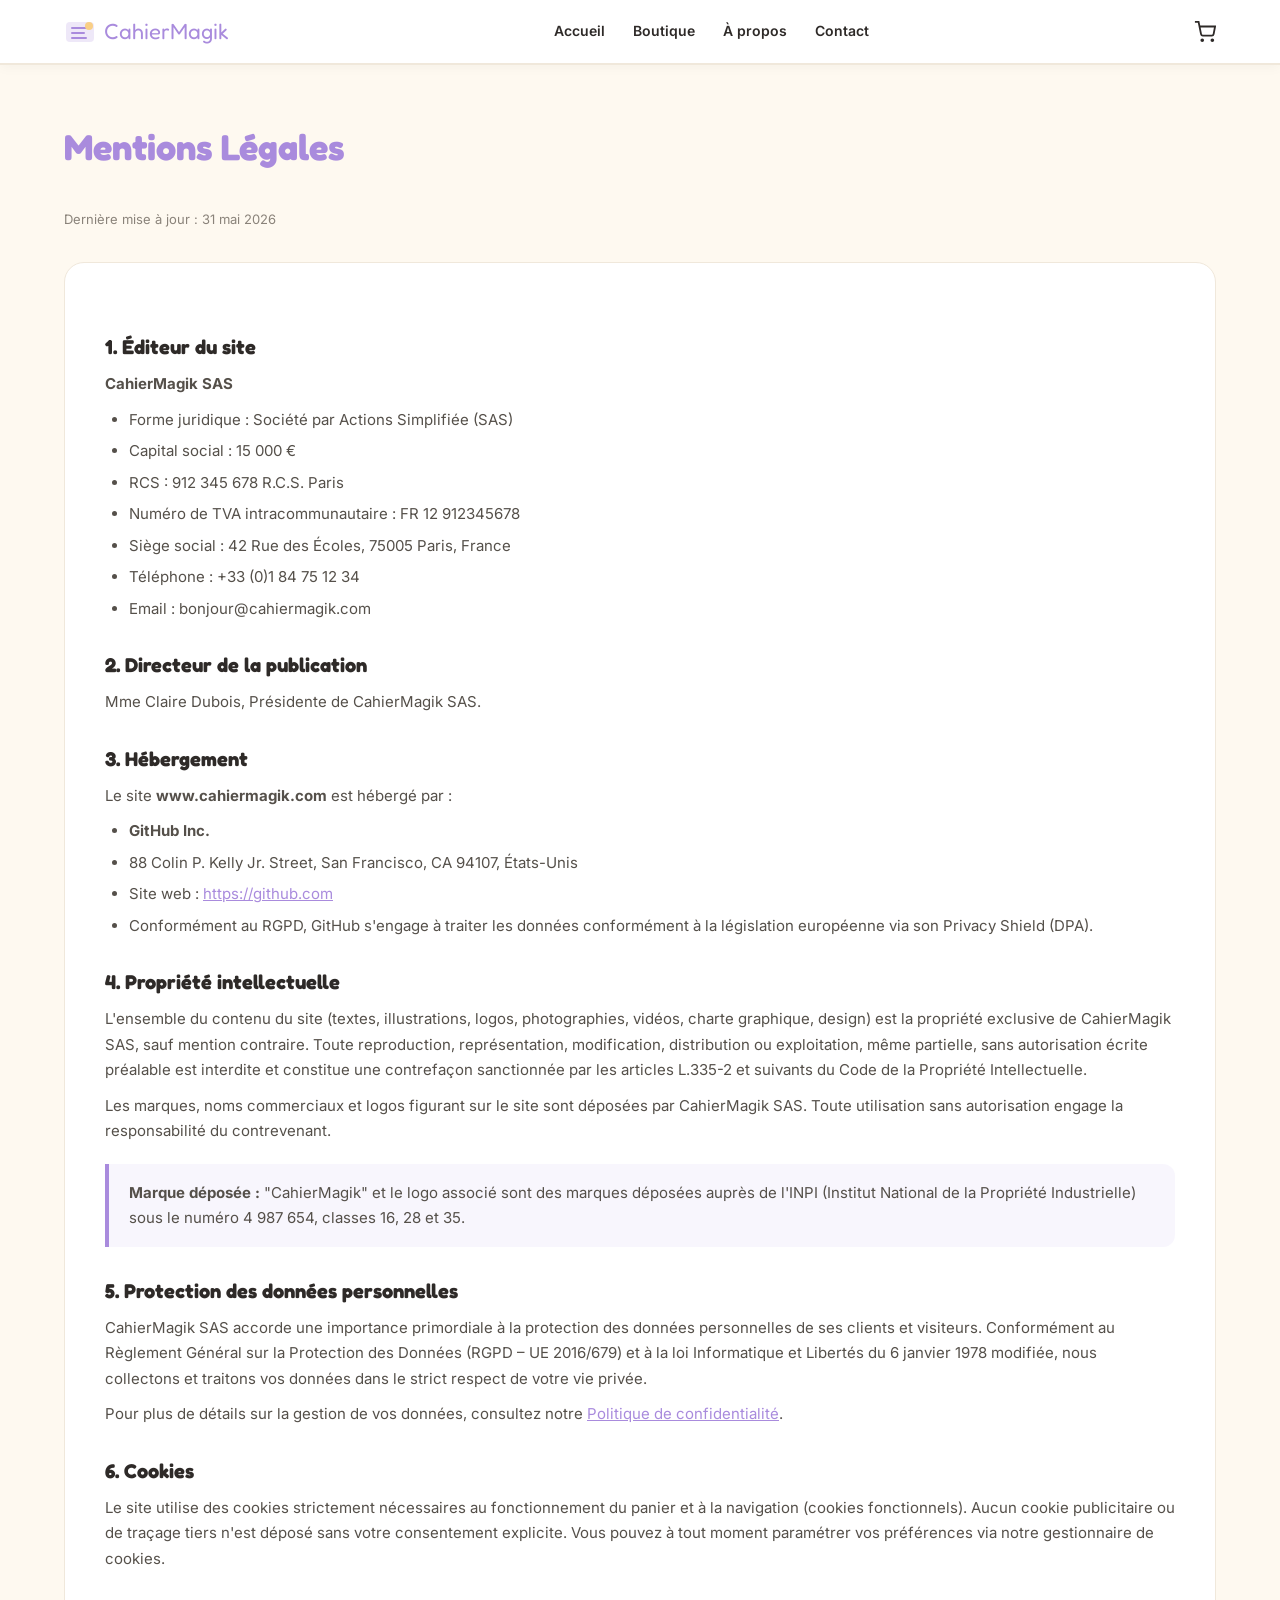
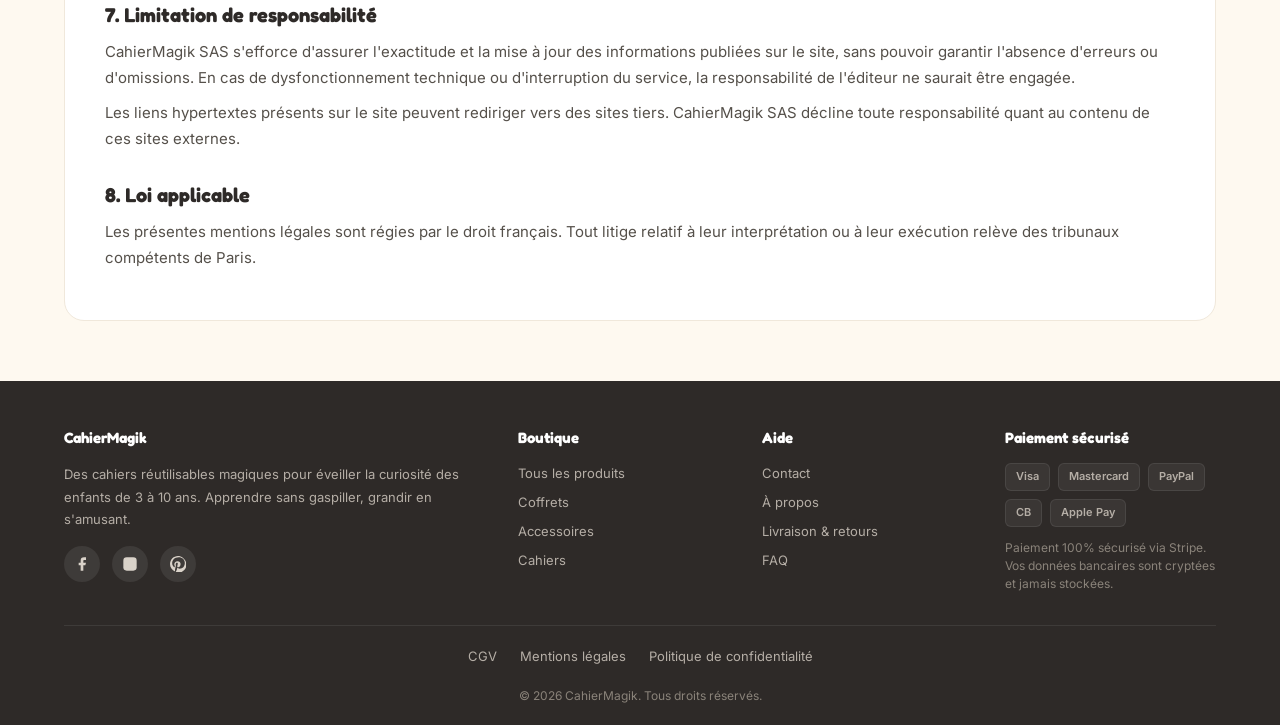
<file: mentions-legales.html>
<!doctype html>
<html lang="fr">
<head>
  <meta charset="utf-8" />
  <meta name="viewport" content="width=device-width, initial-scale=1" />
  <title>Mentions Légales – CahierMagik</title>
  <link rel="stylesheet" href="style.css" />
  <link rel="preconnect" href="https://fonts.googleapis.com" />
  <link rel="preconnect" href="https://fonts.gstatic.com" crossorigin />
  <link href="https://fonts.googleapis.com/css2?family=Fredoka+One&family=Inter:wght@400;500;600;700&display=swap" rel="stylesheet" />
  <style>
    .legal-page { padding: 60px 0; }
    .legal-page h1 {
      font-family: 'Fredoka One', 'Poppins', sans-serif;
      font-size: clamp(28px, 4vw, 36px);
      margin-bottom: 40px;
      color: #a98bdd;
    }
    .legal-page h2 {
      font-family: 'Fredoka One', 'Poppins', sans-serif;
      font-size: 20px;
      margin: 32px 0 12px;
      color: #2e2a28;
    }
    .legal-page p, .legal-page li {
      font-size: 15px;
      color: #55504a;
      line-height: 1.7;
      margin-bottom: 10px;
    }
    .legal-page ul { padding-left: 24px; list-style: disc; }
    .legal-page li { margin-bottom: 6px; }
    .legal-page .last-update {
      font-size: 13px;
      color: #8a837a;
      margin-bottom: 32px;
    }
    .legal-section {
      background: #fff;
      border-radius: 20px;
      padding: 40px;
      border: 1px solid #f0e8db;
    }
    .highlight-box {
      background: rgba(169, 139, 221, 0.08);
      border-left: 4px solid #a98bdd;
      padding: 16px 20px;
      border-radius: 0 12px 12px 0;
      margin: 20px 0;
    }
    .highlight-box p { margin-bottom: 0; }
    @media (max-width: 600px) {
      .legal-section { padding: 24px 20px; }
    }
  </style>
</head>
<body>
  <header class="header">
    <div class="container">
      <a href="index.html" class="logo">
        <svg viewBox="0 0 32 32" fill="none">
          <rect x="2" y="6" width="28" height="20" rx="4" fill="#a98bdd" opacity="0.2"/>
          <path d="M8 12h16M8 17h12M8 22h14" stroke="#a98bdd" stroke-width="2" stroke-linecap="round"/>
          <circle cx="25" cy="10" r="4" fill="#f9cf86"/>
        </svg>
        CahierMagik
      </a>
      <button class="menu-toggle" id="menu-toggle" aria-label="Menu">
        <svg viewBox="0 0 24 24" fill="none" stroke="currentColor" stroke-width="2"><path d="M3 6h18M3 12h18M3 18h18"/></svg>
      </button>
      <nav class="nav-links" id="nav-links">
        <a href="index.html">Accueil</a>
        <a href="collection.html">Boutique</a>
        <a href="about.html">À propos</a>
        <a href="contact.html">Contact</a>
      </nav>
      <div class="header-actions">
        <a href="cart.html" class="cart-icon-wrap">
          <svg viewBox="0 0 24 24" fill="none" stroke="currentColor" stroke-width="2">
            <circle cx="9" cy="21" r="1"/><circle cx="20" cy="21" r="1"/>
            <path d="M1 1h4l2.68 13.39a2 2 0 002 1.61h9.72a2 2 0 002-1.61L23 6H6"/>
          </svg>
          <span class="cart-badge" id="cart-badge">0</span>
        </a>
      </div>
    </div>
  </header>

  <section class="legal-page">
    <div class="container">
      <h1>Mentions Légales</h1>
      <p class="last-update">Dernière mise à jour : 31 mai 2026</p>
      <div class="legal-section">

        <h2>1. Éditeur du site</h2>
        <p><strong>CahierMagik SAS</strong></p>
        <ul>
          <li>Forme juridique : Société par Actions Simplifiée (SAS)</li>
          <li>Capital social : 15 000 €</li>
          <li>RCS : 912 345 678 R.C.S. Paris</li>
          <li>Numéro de TVA intracommunautaire : FR 12 912345678</li>
          <li>Siège social : 42 Rue des Écoles, 75005 Paris, France</li>
          <li>Téléphone : +33 (0)1 84 75 12 34</li>
          <li>Email : bonjour@cahiermagik.com</li>
        </ul>

        <h2>2. Directeur de la publication</h2>
        <p>Mme Claire Dubois, Présidente de CahierMagik SAS.</p>

        <h2>3. Hébergement</h2>
        <p>Le site <strong>www.cahiermagik.com</strong> est hébergé par :</p>
        <ul>
          <li><strong>GitHub Inc.</strong></li>
          <li>88 Colin P. Kelly Jr. Street, San Francisco, CA 94107, États-Unis</li>
          <li>Site web : <a href="https://github.com" target="_blank" rel="noopener" style="color:#a98bdd;text-decoration:underline">https://github.com</a></li>
          <li>Conformément au RGPD, GitHub s'engage à traiter les données conformément à la législation européenne via son Privacy Shield (DPA).</li>
        </ul>

        <h2>4. Propriété intellectuelle</h2>
        <p>L'ensemble du contenu du site (textes, illustrations, logos, photographies, vidéos, charte graphique, design) est la propriété exclusive de CahierMagik SAS, sauf mention contraire. Toute reproduction, représentation, modification, distribution ou exploitation, même partielle, sans autorisation écrite préalable est interdite et constitue une contrefaçon sanctionnée par les articles L.335-2 et suivants du Code de la Propriété Intellectuelle.</p>
        <p>Les marques, noms commerciaux et logos figurant sur le site sont déposées par CahierMagik SAS. Toute utilisation sans autorisation engage la responsabilité du contrevenant.</p>

        <div class="highlight-box">
          <p><strong>Marque déposée :</strong> "CahierMagik" et le logo associé sont des marques déposées auprès de l'INPI (Institut National de la Propriété Industrielle) sous le numéro 4 987 654, classes 16, 28 et 35.</p>
        </div>

        <h2>5. Protection des données personnelles</h2>
        <p>CahierMagik SAS accorde une importance primordiale à la protection des données personnelles de ses clients et visiteurs. Conformément au Règlement Général sur la Protection des Données (RGPD – UE 2016/679) et à la loi Informatique et Libertés du 6 janvier 1978 modifiée, nous collectons et traitons vos données dans le strict respect de votre vie privée.</p>
        <p>Pour plus de détails sur la gestion de vos données, consultez notre <a href="confidentialite.html" style="color:#a98bdd;text-decoration:underline">Politique de confidentialité</a>.</p>

        <h2>6. Cookies</h2>
        <p>Le site utilise des cookies strictement nécessaires au fonctionnement du panier et à la navigation (cookies fonctionnels). Aucun cookie publicitaire ou de traçage tiers n'est déposé sans votre consentement explicite. Vous pouvez à tout moment paramétrer vos préférences via notre gestionnaire de cookies.</p>

        <h2>7. Limitation de responsabilité</h2>
        <p>CahierMagik SAS s'efforce d'assurer l'exactitude et la mise à jour des informations publiées sur le site, sans pouvoir garantir l'absence d'erreurs ou d'omissions. En cas de dysfonctionnement technique ou d'interruption du service, la responsabilité de l'éditeur ne saurait être engagée.</p>
        <p>Les liens hypertextes présents sur le site peuvent rediriger vers des sites tiers. CahierMagik SAS décline toute responsabilité quant au contenu de ces sites externes.</p>

        <h2>8. Loi applicable</h2>
        <p>Les présentes mentions légales sont régies par le droit français. Tout litige relatif à leur interprétation ou à leur exécution relève des tribunaux compétents de Paris.</p>
      </div>
    </div>
  </section>

  <footer class="footer">
    <div class="container">
      <div class="footer-grid">
        <div>
          <h4>CahierMagik</h4>
          <p class="brand-desc">Des cahiers réutilisables magiques pour éveiller la curiosité des enfants de 3 à 10 ans. Apprendre sans gaspiller, grandir en s'amusant.</p>
          <div class="social-links">
            <a href="#" aria-label="Facebook"><svg viewBox="0 0 24 24" fill="currentColor"><path d="M18 2h-3a5 5 0 00-5 5v3H7v4h3v8h4v-8h3l1-4h-4V7a1 1 0 011-1h3z"/></svg></a>
            <a href="#" aria-label="Instagram"><svg viewBox="0 0 24 24" fill="currentColor"><rect x="2" y="2" width="20" height="20" rx="5"/><circle cx="12" cy="12" r="5"/><circle cx="17.5" cy="6.5" r="1.5"/></svg></a>
            <a href="#" aria-label="Pinterest"><svg viewBox="0 0 24 24" fill="currentColor"><path d="M12 0C5.4 0 0 5.4 0 12c0 5.1 3.2 9.4 7.6 11.2-.1-1-.2-2.4 0-3.4l1.3-5.6s-.3-.6-.3-1.5c0-1.4.8-2.4 1.8-2.4.9 0 1.3.7 1.3 1.5 0 .9-.6 2.2-.8 3.4-.2 1 .5 1.8 1.6 1.8 1.9 0 3.4-2 3.4-4.9 0-2.6-1.9-4.4-4.6-4.4-3.1 0-4.9 2.3-4.9 4.7 0 .9.4 1.9.8 2.5.1.1.1.3 0 .4l-.3 1.2c-.1.3-.3.4-.5.3-1.9-.9-3.1-3.6-3.1-5.8 0-4.7 3.4-9 9.8-9 5.1 0 9.1 3.6 9.1 8.5 0 5.1-3.2 8.6-7.7 8.6-1.5 0-2.9-.8-3.4-1.7l-.9 3.4c-.3 1.2-1.2 2.7-1.8 3.6 1.4.4 2.8.6 4.3.6 6.6 0 12-5.4 12-12S18.6 0 12 0z"/></svg></a>
          </div>
        </div>
        <div>
          <h4>Boutique</h4>
          <a href="collection.html">Tous les produits</a>
          <a href="collection.html?cat=coffrets">Coffrets</a>
          <a href="collection.html?cat=accessoires">Accessoires</a>
          <a href="collection.html?cat=cahiers">Cahiers</a>
        </div>
        <div>
          <h4>Aide</h4>
          <a href="contact.html">Contact</a>
          <a href="about.html">À propos</a>
          <a href="livraison-retours.html">Livraison & retours</a>
          <a href="faq.html">FAQ</a>
        </div>
        <div>
          <h4>Paiement sécurisé</h4>
          <div class="payment-badges">
            <span>Visa</span>
            <span>Mastercard</span>
            <span>PayPal</span>
            <span>CB</span>
            <span>Apple Pay</span>
          </div>
          <p style="font-size:12px;color:#8a837a;margin-top:12px;line-height:1.5">Paiement 100% sécurisé via Stripe. Vos données bancaires sont cryptées et jamais stockées.</p>
        </div>
      </div>
      <div class="footer-bottom">
        <a href="cgv.html" style="display:inline;margin:0 10px">CGV</a>
        <a href="mentions-legales.html" style="display:inline;margin:0 10px">Mentions légales</a>
        <a href="confidentialite.html" style="display:inline;margin:0 10px">Politique de confidentialité</a>
        <br><br>
        © 2026 CahierMagik. Tous droits réservés.
      </div>
    </div>
  </footer>

  <div class="toast-container" id="toast-container"></div>
  <script src="products.js"></script>
  <script src="main.js"></script>
</body>
</html>
</file>
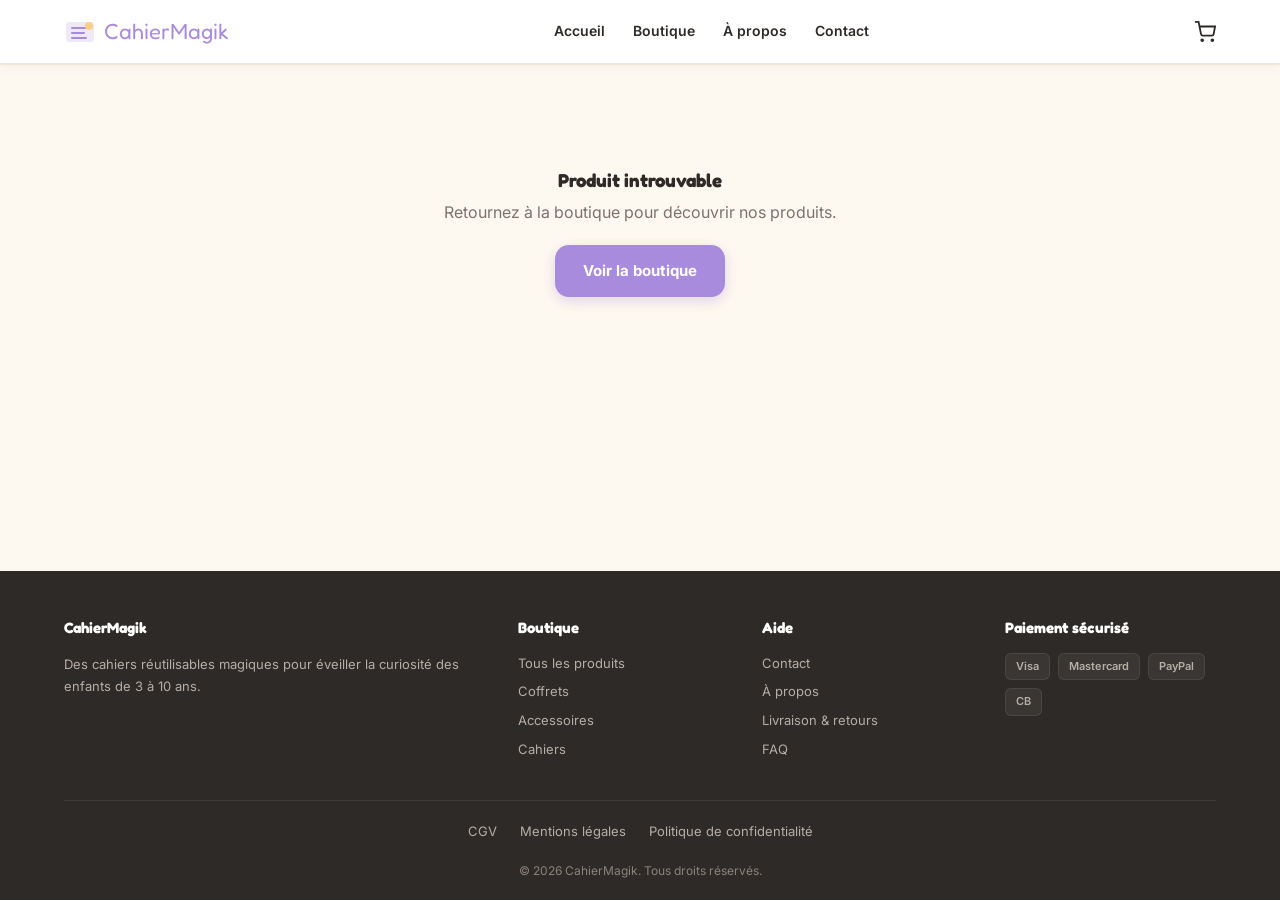
<file: product.html>
<!doctype html>
<html lang="fr">
<head>
  <meta charset="utf-8" />
  <meta name="viewport" content="width=device-width, initial-scale=1" />
  <title>Produit – CahierMagik</title>
  <link rel="stylesheet" href="style.css" />
  <link rel="preconnect" href="https://fonts.googleapis.com" />
  <link rel="preconnect" href="https://fonts.gstatic.com" crossorigin />
  <link href="https://fonts.googleapis.com/css2?family=Fredoka+One&family=Inter:wght@400;500;600;700&display=swap" rel="stylesheet" />
  <style>
    /* ─────── PAGE PRODUIT ─────── */

    .product-wrap {
      display: grid;
      grid-template-columns: 1fr 1fr;
      gap: 48px;
      padding: 40px 0 60px;
    }
    @media (max-width: 860px) {
      .product-wrap { grid-template-columns: 1fr; gap: 32px; }
    }

    /* Galerie */
    .gallery-main {
      border-radius: 20px;
      overflow: hidden;
      background: #f5efe5;
      aspect-ratio: 1;
      position: relative;
    }
    .gallery-main img {
      width: 100%;
      height: 100%;
      object-fit: cover;
      display: block;
      transition: opacity 0.3s;
    }
    .gallery-badge {
      position: absolute;
      top: 16px;
      left: 16px;
      z-index: 2;
      font-size: 12px;
      font-weight: 700;
      padding: 6px 16px;
      border-radius: 999px;
      background: #f4c2c2;
      color: #2e2a28;
    }
    .gallery-thumbs {
      display: grid;
      grid-template-columns: repeat(4, 1fr);
      gap: 10px;
      margin-top: 12px;
    }
    .gallery-thumbs button {
      border: 2px solid transparent;
      border-radius: 12px;
      overflow: hidden;
      background: #f5efe5;
      cursor: pointer;
      padding: 0;
      aspect-ratio: 1;
      transition: border-color 0.2s, transform 0.2s;
    }
    .gallery-thumbs button:hover { transform: scale(1.04); }
    .gallery-thumbs button.active { border-color: #a98bdd; }
    .gallery-thumbs img {
      width: 100%;
      height: 100%;
      object-fit: cover;
      display: block;
    }

    /* Infos produit */
    .product-info { display: flex; flex-direction: column; gap: 20px; }
    .product-info .breadcrumb {
      font-size: 13px;
      color: #7a736e;
    }
    .product-info .breadcrumb a { color: #7a736e; }
    .product-info .breadcrumb a:hover { color: #a98bdd; }
    .product-info h1 {
      font-family: 'Fredoka One', 'Poppins', sans-serif;
      font-size: clamp(24px, 3.5vw, 32px);
      color: #2e2a28;
      line-height: 1.2;
    }
    .product-info .rating-row {
      display: flex;
      align-items: center;
      gap: 8px;
      font-size: 14px;
      color: #7a736e;
    }
    .product-info .rating-row .stars { font-size: 16px; }

    .product-info .price-row {
      display: flex;
      align-items: center;
      gap: 14px;
      flex-wrap: wrap;
    }
    .product-info .price-row .current {
      font-size: 34px;
      font-weight: 700;
      color: #2e2a28;
    }
    .product-info .price-row .old {
      font-size: 20px;
      color: #b5aea6;
      text-decoration: line-through;
    }
    .product-info .price-row .badge {
      background: #f4c2c2;
      color: #2e2a28;
      font-size: 12px;
      font-weight: 700;
      padding: 4px 14px;
      border-radius: 999px;
    }

    /* USP */
    .usp-grid {
      display: grid;
      grid-template-columns: 1fr 1fr;
      gap: 10px;
    }
    @media (max-width: 480px) { .usp-grid { grid-template-columns: 1fr; } }
    .usp-item {
      display: flex;
      align-items: center;
      gap: 10px;
      font-size: 14px;
      font-weight: 500;
      padding: 8px 12px;
      background: rgba(169, 139, 221, 0.06);
      border-radius: 10px;
    }
    .usp-item svg { width: 20px; height: 20px; flex-shrink: 0; }

    /* Quantité */
    .qty-section { padding: 8px 0; }
    .qty-section .qty-label {
      font-size: 14px;
      font-weight: 700;
      margin-bottom: 10px;
    }
    .qty-selector {
      display: flex;
      gap: 10px;
    }
    .qty-btn {
      flex: 1;
      padding: 12px 0;
      border: 2px solid #e0d8ce;
      border-radius: 12px;
      background: #fff;
      font-family: 'Inter', 'Poppins', sans-serif;
      font-size: 15px;
      font-weight: 600;
      color: #2e2a28;
      cursor: pointer;
      transition: all 0.2s;
      text-align: center;
    }
    .qty-btn:hover { border-color: #a98bdd; }
    .qty-btn.active {
      border-color: #a98bdd;
      background: rgba(169, 139, 221, 0.08);
      color: #a98bdd;
    }
    .qty-btn .sub {
      display: block;
      font-size: 11px;
      font-weight: 400;
      color: #7a736e;
      margin-top: 2px;
    }

    .buy-btn {
      display: flex;
      align-items: center;
      justify-content: center;
      gap: 12px;
      width: 100%;
      padding: 18px 24px;
      border: none;
      border-radius: 14px;
      background: #a98bdd;
      color: #fff;
      font-family: 'Inter', 'Poppins', sans-serif;
      font-size: 17px;
      font-weight: 700;
      cursor: pointer;
      transition: all 0.25s cubic-bezier(0.34, 1.56, 0.64, 1);
      box-shadow: 0 4px 14px rgba(169, 139, 221, 0.35);
    }
    .buy-btn:hover {
      background: #8b6ec0;
      transform: translateY(-2px);
      box-shadow: 0 6px 20px rgba(169, 139, 221, 0.45);
    }
    .buy-btn:active { transform: scale(0.97); }
    .buy-btn svg { width: 20px; height: 20px; }

    .secure-note {
      display: flex;
      align-items: center;
      justify-content: center;
      gap: 6px;
      font-size: 12px;
      color: #7a736e;
    }
    .secure-note svg { width: 14px; height: 14px; }

    /* Description */
    .product-description {
      padding: 40px 0;
      max-width: 800px;
    }
    .product-description h2 {
      font-family: 'Fredoka One', 'Poppins', sans-serif;
      font-size: 22px;
      margin-bottom: 16px;
    }
    .product-description p {
      font-size: 15px;
      color: #555048;
      line-height: 1.7;
      margin-bottom: 20px;
    }
    .product-description ul {
      list-style: disc;
      padding-left: 20px;
      margin-bottom: 20px;
    }
    .product-description ul li {
      font-size: 14px;
      color: #555048;
      margin-bottom: 8px;
    }

    /* Section aussi */
    .also-grid {
      display: grid;
      grid-template-columns: repeat(3, 1fr);
      gap: 24px;
      padding-bottom: 40px;
    }
    @media (max-width: 700px) { .also-grid { grid-template-columns: 1fr 1fr; } }
    @media (max-width: 420px) { .also-grid { grid-template-columns: 1fr; } }

    /* FAQ */
    .faq-list { max-width: 700px; padding: 32px 0; }
    .faq-item { border-bottom: 1px solid #e0d8ce; }
    .faq-q {
      width: 100%;
      display: flex;
      align-items: center;
      justify-content: space-between;
      padding: 18px 0;
      background: none;
      border: none;
      font-family: 'Inter', 'Poppins', sans-serif;
      font-size: 15px;
      font-weight: 600;
      color: #2e2a28;
      cursor: pointer;
      text-align: left;
      transition: color 0.2s;
    }
    .faq-q:hover { color: #a98bdd; }
    .faq-q svg {
      width: 18px;
      height: 18px;
      flex-shrink: 0;
      transition: transform 0.3s;
    }
    .faq-q.open svg { transform: rotate(180deg); }
    .faq-a {
      max-height: 0;
      overflow: hidden;
      transition: max-height 0.35s ease, padding 0.35s ease;
    }
    .faq-a p {
      font-size: 14px;
      color: #555048;
      padding-bottom: 18px;
      line-height: 1.6;
    }
    .faq-a.open { max-height: 300px; }

    /* Reviews */
    .reviews-grid {
      display: grid;
      grid-template-columns: repeat(3, 1fr);
      gap: 20px;
      padding: 32px 0;
    }
    @media (max-width: 700px) { .reviews-grid { grid-template-columns: 1fr; } }
    .review-card {
      background: #fff;
      border: 1px solid #f0e8db;
      border-radius: 16px;
      padding: 20px 22px;
    }
    .review-card .stars { margin-bottom: 8px; }
    .review-card .review-text {
      font-size: 14px;
      color: #555048;
      line-height: 1.6;
      margin-bottom: 12px;
      font-style: italic;
    }
    .review-card .review-author {
      display: flex;
      align-items: center;
      gap: 10px;
    }
    .review-card .review-author img {
      width: 36px; height: 36px;
      border-radius: 50%;
      object-fit: cover;
    }
    .review-card .review-author strong { font-size: 13px; }
    .review-card .review-author span {
      font-size: 11px; color: #7a736e;
    }
  </style>
</head>
<body>

  <header class="header">
    <div class="container">
      <a href="index.html" class="logo">
        <svg viewBox="0 0 32 32" fill="none">
          <rect x="2" y="6" width="28" height="20" rx="4" fill="#a98bdd" opacity="0.2"/>
          <path d="M8 12h16M8 17h12M8 22h14" stroke="#a98bdd" stroke-width="2" stroke-linecap="round"/>
          <circle cx="25" cy="10" r="4" fill="#f9cf86"/>
        </svg>
        CahierMagik
      </a>
      <button class="menu-toggle" id="menu-toggle" aria-label="Menu">
        <svg viewBox="0 0 24 24" fill="none" stroke="currentColor" stroke-width="2"><path d="M3 6h18M3 12h18M3 18h18"/></svg>
      </button>
      <nav class="nav-links" id="nav-links">
        <a href="index.html">Accueil</a>
        <a href="collection.html">Boutique</a>
        <a href="about.html">À propos</a>
        <a href="contact.html">Contact</a>
      </nav>
      <div class="header-actions">
        <a href="cart.html" class="cart-icon-wrap">
          <svg viewBox="0 0 24 24" fill="none" stroke="currentColor" stroke-width="2">
            <circle cx="9" cy="21" r="1"/><circle cx="20" cy="21" r="1"/>
            <path d="M1 1h4l2.68 13.39a2 2 0 002 1.61h9.72a2 2 0 002-1.61L23 6H6"/>
          </svg>
          <span class="cart-badge" id="cart-badge">0</span>
        </a>
      </div>
    </div>
  </header>

  <section class="section" style="padding:24px 0 0">
    <div class="container" id="product-container">
      <!-- Rempli par JS -->
    </div>
  </section>

  <footer class="footer">
    <div class="container">
      <div class="footer-grid">
        <div>
          <h4 style="color:#fff">CahierMagik</h4>
          <p class="brand-desc">Des cahiers réutilisables magiques pour éveiller la curiosité des enfants de 3 à 10 ans.</p>
        </div>
        <div>
          <h4>Boutique</h4>
          <a href="collection.html">Tous les produits</a>
          <a href="collection.html?cat=coffrets">Coffrets</a>
          <a href="collection.html?cat=accessoires">Accessoires</a>
          <a href="collection.html?cat=cahiers">Cahiers</a>
        </div>
        <div>
          <h4>Aide</h4>
          <a href="contact.html">Contact</a>
          <a href="about.html">À propos</a>
          <a href="livraison-retours.html">Livraison & retours</a>
          <a href="faq.html">FAQ</a>
        </div>
        <div>
          <h4>Paiement sécurisé</h4>
          <div class="payment-badges">
            <span>Visa</span><span>Mastercard</span><span>PayPal</span><span>CB</span>
          </div>
        </div>
      </div>
      <div class="footer-bottom">
        <a href="cgv.html" style="display:inline;margin:0 10px">CGV</a>
        <a href="mentions-legales.html" style="display:inline;margin:0 10px">Mentions légales</a>
        <a href="confidentialite.html" style="display:inline;margin:0 10px">Politique de confidentialité</a>
        <br><br>
        © 2026 CahierMagik. Tous droits réservés.
      </div>
    </div>
  </footer>

  <div class="toast-container" id="toast-container"></div>

  <script src="products.js"></script>
  <script src="main.js"></script>
  <script>
    /* ─────── PAGE PRODUIT DYNAMIQUE ─────── */
    let currentProduct = null;
    let currentQty = 1;
    let currentImage = 0;

    document.addEventListener('DOMContentLoaded', function() {
      const params = new URLSearchParams(window.location.search);
      const id = parseInt(params.get('id'), 10);
      if (!id || typeof STORE_PRODUCTS === 'undefined') {
        document.getElementById('product-container').innerHTML = `
          <div class="empty-state">
            <h3>Produit introuvable</h3>
            <p>Retournez à la boutique pour découvrir nos produits.</p>
            <a href="collection.html" class="btn btn-primary">Voir la boutique</a>
          </div>`;
        return;
      }
      currentProduct = STORE_PRODUCTS.find(p => p.id === id);
      if (!currentProduct) {
        document.getElementById('product-container').innerHTML = `
          <div class="empty-state">
            <h3>Produit introuvable</h3>
            <p>Ce produit n'existe pas ou a été retiré.</p>
            <a href="collection.html" class="btn btn-primary">Voir la boutique</a>
          </div>`;
        return;
      }
      renderProduct();
      renderAlso();
    });

    function renderProduct() {
      const p = currentProduct;
      const starsFull = '★'.repeat(Math.floor(p.rating));
      const starsEmpty = '★'.repeat(5 - Math.floor(p.rating));

      document.getElementById('product-container').innerHTML = `
        <div class="breadcrumb">
          <a href="index.html">Accueil</a> / <a href="collection.html">Boutique</a> / <span>${p.name}</span>
        </div>
        <div class="product-wrap">
          <div>
            <div class="gallery-main" id="gallery-main">
              ${p.badge ? `<span class="gallery-badge" style="background:${p.badge.type === 'sale' ? '#f4c2c2' : '#a98bdd'};color:${p.badge.type === 'sale' ? '#2e2a28' : '#fff'}">${p.badge.label}</span>` : ''}
              <img src="${p.images[0]}" alt="${p.name}" id="main-image" />
            </div>
            <div class="gallery-thumbs">
              ${p.images.map((img, i) => `
                <button class="${i === 0 ? 'active' : ''}" onclick="switchImage(${i})">
                  <img src="${img}" alt="" loading="lazy" />
                </button>
              `).join('')}
            </div>
          </div>
          <div class="product-info">
            <h1>${p.name}</h1>
            <div class="rating-row">
              <span class="stars">${starsFull}<span class="empty">${starsEmpty}</span></span>
              <span>${p.rating} — ${p.reviewCount} avis</span>
            </div>
            <div class="price-row">
              <span class="current" id="price-display">${p.price.toFixed(2).replace('.', ',')}€</span>
              ${p.oldPrice ? `<span class="old">${p.oldPrice.toFixed(2).replace('.', ',')}€</span>` : ''}
              ${p.oldPrice ? `<span class="badge">Économisez ${(p.oldPrice - p.price).toFixed(2).replace('.', ',')}€</span>` : ''}
            </div>
            <p style="font-size:14px;color:#7a736e;line-height:1.6">${p.description}</p>
            <div class="usp-grid">
              ${p.usps.map(u => `
                <div class="usp-item">
                  <svg viewBox="0 0 24 24" fill="none" stroke="#a98bdd" stroke-width="2">
                    ${u.icon === 'star' ? '<polygon points="12 2 15.09 8.26 22 9.27 17 14.14 18.18 21.02 12 17.77 5.82 21.02 7 14.14 2 9.27 8.91 8.26 12 2"/>' : ''}
                    ${u.icon === 'recycle' ? '<path d="M21 12a9 9 0 01-9 9m9-9a9 9 0 00-9-9m9 9H3m9 9a9 9 0 01-9-9m9 9c1.657 0 3-4.03 3-9s-1.343-9-3-9m0 18c-1.657 0-3-4.03-3-9s1.343-9 3-9m-9 9a9 9 0 019-9"/>' : ''}
                    ${u.icon === 'leaf' ? '<path d="M21 3L3 21M21 3H12m9 0v9"/>' : ''}
                    ${u.icon === 'truck' ? '<rect x="1" y="3" width="15" height="13"/><polygon points="16 8 20 8 23 11 23 16 16 16 16 8"/><circle cx="5.5" cy="18.5" r="2.5"/><circle cx="18.5" cy="18.5" r="2.5"/>' : ''}
                    ${u.icon === 'heart' ? '<path d="M20.84 4.61a5.5 5.5 0 00-7.78 0L12 5.67l-1.06-1.06a5.5 5.5 0 00-7.78 7.78l1.06 1.06L12 21.23l7.78-7.78 1.06-1.06a5.5 5.5 0 000-7.78z"/>' : ''}
                    ${u.icon === 'magic' ? '<path d="M12 3h7m-7 0L3 19l3 2 6-18zm7 0l-4 16-3 2 7-18z"/>' : ''}
                    ${u.icon === 'hand' ? '<path d="M5 12V5a2 2 0 014 0v7m0-4a2 2 0 114 0v4m0-2a2 2 0 114 0v4M5 12V9"/>' : ''}
                    ${u.icon === 'frame' ? '<rect x="3" y="3" width="18" height="18" rx="2"/><circle cx="8.5" cy="8.5" r="1.5"/><path d="M21 15l-5-5L5 21"/>' : ''}
                    ${u.icon === 'gift' ? '<polyline points="20 12 20 22 4 22 4 12"/><rect x="2" y="7" width="20" height="5"/><line x1="12" y1="22" x2="12" y2="7"/><path d="M12 7H7.5a2.5 2.5 0 010-5C11 2 12 7 12 7z"/><path d="M12 7h4.5a2.5 2.5 0 000-5C13 2 12 7 12 7z"/>' : ''}
                    ${u.icon === 'school' ? '<path d="M22 10l-10-5L2 10l10 5 10-5zM6 12v5c4 2 8 0 12-5v-5"/>' : ''}
                  </svg>
                  ${u.text}
                </div>
              `).join('')}
            </div>
            <div class="qty-section">
              <div class="qty-label">Choisissez votre quantité :</div>
              <div class="qty-selector" id="qty-selector">
                ${[1, 2, 3].map(n => `
                  <button class="qty-btn ${n === 1 ? 'active' : ''}" onclick="setQty(${n})">
                    ${n} ${n === 1 ? 'coffret' : 'coffrets'}
                    ${n > 1 ? `<span class="sub">${(p.price * n).toFixed(2).replace('.', ',')}€</span>` : ''}
                  </button>
                `).join('')}
              </div>
            </div>
            <button class="buy-btn" onclick="addToCart(${p.id}, currentQty)">
              <svg viewBox="0 0 24 24" fill="none" stroke="currentColor" stroke-width="2">
                <circle cx="9" cy="21" r="1"/><circle cx="20" cy="21" r="1"/>
                <path d="M1 1h4l2.68 13.39a2 2 0 002 1.61h9.72a2 2 0 002-1.61L23 6H6"/>
              </svg>
              Ajouter au panier
            </button>
            <div class="secure-note">
              <svg viewBox="0 0 24 24" fill="none" stroke="currentColor" stroke-width="2"><rect x="3" y="11" width="18" height="11" rx="2"/><path d="M7 11V7a5 5 0 0110 0v4"/></svg>
              Paiement 100% sécurisé — Livraison offerte dès 30€
            </div>
          </div>
        </div>
        <div class="product-description">
          <h2>Description détaillée</h2>
          <p>${p.longDescription || p.description}</p>
          ${p.features ? `
            <h2>Contenu du coffret</h2>
            <ul>${p.features.map(f => `<li>${f}</li>`).join('')}</ul>
          ` : ''}
        </div>
        <h2 class="section-title" style="font-size:22px">Questions fréquentes</h2>
        <div class="faq-list" id="faq-list">
          ${p.faq.map((f, i) => `
            <div class="faq-item">
              <button class="faq-q" onclick="toggleFaq(this)">
                ${f.q}
                <svg viewBox="0 0 24 24" fill="none" stroke="currentColor" stroke-width="2"><polyline points="6 9 12 15 18 9"/></svg>
              </button>
              <div class="faq-a ${i === 0 ? 'open' : ''}"><p>${f.a}</p></div>
            </div>
          `).join('')}
        </div>
        <h2 class="section-title" style="font-size:22px;padding-top:24px">Avis clients</h2>
        <div class="reviews-grid">
          ${p.reviews.map(r => `
            <div class="review-card">
              <div class="stars">${'★'.repeat(r.rating)}${'<span class="empty">★</span>'.repeat(5 - r.rating)}</div>
              <p class="review-text">"${r.text}"</p>
              <div class="review-author">
                <img src="${r.avatar}" alt="${r.name}" loading="lazy" />
                <div><strong>${r.name}</strong><br><span>${r.date}</span></div>
              </div>
            </div>
          `).join('')}
        </div>
        <h2 class="section-title" style="font-size:22px">Vous aimerez aussi</h2>
        <div class="also-grid" id="also-grid"></div>
      `;
    }

    function switchImage(i) {
      currentImage = i;
      document.getElementById('main-image').src = currentProduct.images[i];
      document.querySelectorAll('.gallery-thumbs button').forEach((btn, idx) => {
        btn.classList.toggle('active', idx === i);
      });
    }

    function setQty(n) {
      currentQty = n;
      document.querySelectorAll('.qty-btn').forEach(btn => {
        btn.classList.toggle('active', parseInt(btn.textContent) === n);
      });
      const p = currentProduct;
      const display = document.getElementById('price-display');
      if (display) display.textContent = (p.price * n).toFixed(2).replace('.', ',') + '€';
    }

    function toggleFaq(btn) {
      btn.classList.toggle('open');
      const answer = btn.nextElementSibling;
      answer.classList.toggle('open');
    }

    function renderAlso() {
      const grid = document.getElementById('also-grid');
      if (!grid || typeof STORE_PRODUCTS === 'undefined' || !currentProduct) return;
      const others = STORE_PRODUCTS.filter(p => p.id !== currentProduct.id).slice(0, 3);
      grid.innerHTML = others.map(p => {
        const starsFull = '★'.repeat(Math.floor(p.rating));
        const starsEmpty = '★'.repeat(5 - Math.floor(p.rating));
        const oldHtml = p.oldPrice ? `<span class="old">${p.oldPrice.toFixed(2).replace('.', ',')}€</span>` : '';
        return `
          <div class="product-card">
            <a href="product.html?id=${p.id}">
              <div class="card-img">
                <img src="${p.images[0]}" alt="${p.name}" loading="lazy">
                ${p.badge ? `<span class="card-badge ${p.badge.type}">${p.badge.label}</span>` : ''}
              </div>
            </a>
            <div class="card-body">
              <div class="card-category">${p.category}</div>
              <a href="product.html?id=${p.id}"><h3 class="card-title">${p.name}</h3></a>
              <div class="card-rating">
                <span class="stars">${starsFull}<span class="empty">${starsEmpty}</span></span>
                <span>(${p.reviewCount})</span>
              </div>
              <div class="card-price">
                <span class="current">${p.price.toFixed(2).replace('.', ',')}€</span>
                ${oldHtml}
              </div>
            </div>
          </div>
        `;
      }).join('');
    }
  </script>
</body>
</html>
</file>
<file: style.css>
/* ═══════════════════════════════════════════════════════════════════
   CAHIERMAGIK — Theme Global
   Identité : apprentissage magique, enfants 3-10 ans
   Palette : violet doux #a98bdd | jaune soleil #f9cf86
             vert tendre #b6d7a8  | rose poudré #f4c2c2
   Fond : #fef9f0 | Texte : #2e2a28
   ═══════════════════════════════════════════════════════════════════ */

/* ---- Google Fonts (importé ici pour les pages sans link) ---- */
@import url('https://fonts.googleapis.com/css2?family=Fredoka+One&family=Inter:wght@400;500;600;700&display=swap');

/* ---- Reset & Base ---- */
*, *::before, *::after {
  box-sizing: border-box;
  margin: 0;
  padding: 0;
}

html {
  scroll-behavior: smooth;
}

body {
  font-family: 'Inter', 'Poppins', system-ui, sans-serif;
  background: #fef9f0;
  color: #2e2a28;
  line-height: 1.6;
  -webkit-font-smoothing: antialiased;
  min-height: 100vh;
  display: flex;
  flex-direction: column;
}

img {
  max-width: 100%;
  height: auto;
  display: block;
}

a {
  color: inherit;
  text-decoration: none;
}

ul { list-style: none; }

.container {
  max-width: 1200px;
  margin: 0 auto;
  padding: 0 24px;
}

/* ---- Typography ---- */
h1, h2, h3, h4, .font-fredoka {
  font-family: 'Fredoka One', 'Poppins', sans-serif;
  line-height: 1.2;
  color: #2e2a28;
}

.section-title {
  font-size: clamp(26px, 4vw, 36px);
  text-align: center;
  margin-bottom: 12px;
}

.section-sub {
  text-align: center;
  color: #7a736e;
  font-size: 15px;
  max-width: 600px;
  margin: 0 auto 40px;
}

/* ---- Header ---- */
.header {
  background: #fff;
  border-bottom: 2px solid #f0e8db;
  position: sticky;
  top: 0;
  z-index: 100;
  box-shadow: 0 2px 12px rgba(0,0,0,0.04);
}

.header .container {
  display: flex;
  align-items: center;
  justify-content: space-between;
  padding-top: 14px;
  padding-bottom: 14px;
}

.logo {
  display: flex;
  align-items: center;
  gap: 8px;
  font-family: 'Fredoka One', 'Poppins', sans-serif;
  font-size: 22px;
  color: #a98bdd;
  text-decoration: none;
}

.logo:hover { color: #8b6ec0; }

.logo svg {
  width: 32px;
  height: 32px;
}

.nav-links {
  display: flex;
  gap: 28px;
}

.nav-links a {
  font-size: 14px;
  font-weight: 600;
  color: #2e2a28;
  transition: color 0.2s;
  position: relative;
}

.nav-links a:hover,
.nav-links a.active {
  color: #a98bdd;
}

.nav-links a::after {
  content: '';
  position: absolute;
  bottom: -4px;
  left: 0;
  width: 0;
  height: 2px;
  background: #a98bdd;
  transition: width 0.3s;
  border-radius: 2px;
}

.nav-links a:hover::after,
.nav-links a.active::after {
  width: 100%;
}

.header-actions {
  display: flex;
  align-items: center;
  gap: 16px;
}

.header-actions a {
  position: relative;
  color: #2e2a28;
  transition: color 0.2s;
}

.header-actions a:hover { color: #a98bdd; }

.cart-icon-wrap {
  position: relative;
  display: flex;
  align-items: center;
}

.cart-icon-wrap svg {
  width: 22px;
  height: 22px;
}

.cart-badge {
  position: absolute;
  top: -8px;
  right: -8px;
  background: #f9cf86;
  color: #2e2a28;
  width: 20px;
  height: 20px;
  border-radius: 50%;
  font-size: 11px;
  font-weight: 700;
  display: grid;
  place-items: center;
  transition: transform 0.3s cubic-bezier(0.34, 1.56, 0.64, 1);
}

.cart-badge.bump {
  transform: scale(1.4);
}

.menu-toggle {
  display: none;
  background: none;
  border: none;
  cursor: pointer;
  padding: 4px;
}

.menu-toggle svg {
  width: 24px;
  height: 24px;
  color: #2e2a28;
}

@media (max-width: 768px) {
  .nav-links {
    display: none;
    position: absolute;
    top: 100%;
    left: 0;
    right: 0;
    background: #fff;
    flex-direction: column;
    padding: 16px 24px;
    gap: 16px;
    border-bottom: 2px solid #f0e8db;
    box-shadow: 0 8px 24px rgba(0,0,0,0.08);
  }
  .nav-links.open { display: flex; }
  .menu-toggle { display: flex; }
}

/* ---- Footer ---- */
.footer {
  background: #2e2a28;
  color: #d9d2c9;
  padding: 48px 0 0;
  margin-top: auto;
}

.footer-grid {
  display: grid;
  grid-template-columns: 2fr 1fr 1fr 1fr;
  gap: 32px;
  padding-bottom: 32px;
  border-bottom: 1px solid rgba(255,255,255,0.08);
}

@media (max-width: 768px) {
  .footer-grid {
    grid-template-columns: 1fr 1fr;
    gap: 24px;
  }
}

@media (max-width: 480px) {
  .footer-grid { grid-template-columns: 1fr; }
}

.footer h4 {
  color: #fff;
  font-family: 'Fredoka One', 'Poppins', sans-serif;
  font-size: 15px;
  margin-bottom: 16px;
}

.footer a {
  color: #b5aea6;
  font-size: 13px;
  display: block;
  margin-bottom: 8px;
  transition: color 0.2s;
}

.footer a:hover { color: #f9cf86; }

.footer .brand-desc {
  font-size: 13px;
  color: #b5aea6;
  line-height: 1.7;
  margin-top: 12px;
}

.footer-bottom {
  padding: 20px 0;
  text-align: center;
  font-size: 12px;
  color: #8a837a;
}

.social-links {
  display: flex;
  gap: 12px;
  margin-top: 16px;
}

.social-links a {
  width: 36px;
  height: 36px;
  border-radius: 50%;
  background: rgba(255,255,255,0.08);
  display: grid;
  place-items: center;
  transition: background 0.2s;
  margin-bottom: 0;
}

.social-links a:hover { background: #a98bdd; }

.social-links svg {
  width: 16px;
  height: 16px;
  fill: #d9d2c9;
}

.payment-badges {
  display: flex;
  gap: 8px;
  flex-wrap: wrap;
  margin-top: 12px;
}

.payment-badges span {
  background: rgba(255,255,255,0.06);
  border: 1px solid rgba(255,255,255,0.08);
  border-radius: 6px;
  padding: 4px 10px;
  font-size: 11px;
  font-weight: 600;
  color: #b5aea6;
}

/* ---- Buttons ---- */
.btn {
  display: inline-flex;
  align-items: center;
  justify-content: center;
  gap: 8px;
  padding: 14px 28px;
  border: none;
  border-radius: 14px;
  font-family: 'Inter', 'Poppins', sans-serif;
  font-size: 15px;
  font-weight: 700;
  cursor: pointer;
  transition: all 0.25s cubic-bezier(0.34, 1.56, 0.64, 1);
  text-decoration: none;
}

.btn:active {
  transform: scale(0.95);
}

.btn-primary {
  background: #a98bdd;
  color: #fff;
  box-shadow: 0 4px 14px rgba(169, 139, 221, 0.35);
}

.btn-primary:hover {
  background: #8b6ec0;
  transform: translateY(-2px);
  box-shadow: 0 6px 20px rgba(169, 139, 221, 0.45);
}

.btn-yellow {
  background: #f9cf86;
  color: #2e2a28;
  box-shadow: 0 4px 14px rgba(249, 207, 134, 0.4);
}

.btn-yellow:hover {
  background: #f0c070;
  transform: translateY(-2px);
}

.btn-outline {
  background: transparent;
  color: #a98bdd;
  border: 2px solid #a98bdd;
}

.btn-outline:hover {
  background: #a98bdd;
  color: #fff;
}

.btn-sm {
  padding: 10px 20px;
  font-size: 13px;
  border-radius: 10px;
}

.btn-block {
  width: 100%;
}

/* ---- Product Card ---- */
.product-card {
  background: #fff;
  border-radius: 20px;
  overflow: hidden;
  transition: transform 0.3s cubic-bezier(0.34, 1.56, 0.64, 1),
              box-shadow 0.3s ease;
  box-shadow: 0 2px 12px rgba(0,0,0,0.04);
  border: 1px solid #f0e8db;
  position: relative;
}

.product-card:hover {
  transform: translateY(-6px);
  box-shadow: 0 12px 32px rgba(0,0,0,0.08);
}

.product-card .card-img {
  aspect-ratio: 1;
  overflow: hidden;
  background: #f5efe5;
  position: relative;
}

.product-card .card-img img {
  width: 100%;
  height: 100%;
  object-fit: cover;
  transition: transform 0.4s ease;
}

.product-card:hover .card-img img {
  transform: scale(1.05);
}

.product-card .card-badge {
  position: absolute;
  top: 12px;
  left: 12px;
  font-size: 11px;
  font-weight: 700;
  padding: 4px 12px;
  border-radius: 999px;
  z-index: 1;
}

.card-badge.magic {
  background: #a98bdd;
  color: #fff;
}

.card-badge.eco {
  background: #b6d7a8;
  color: #2e2a28;
}

.card-badge.sale {
  background: #f4c2c2;
  color: #2e2a28;
}

.product-card .card-body {
  padding: 16px 18px 18px;
}

.product-card .card-category {
  font-size: 11px;
  font-weight: 600;
  text-transform: uppercase;
  letter-spacing: 0.8px;
  color: #a98bdd;
  margin-bottom: 4px;
}

.product-card .card-title {
  font-family: 'Fredoka One', 'Poppins', sans-serif;
  font-size: 16px;
  color: #2e2a28;
  margin-bottom: 6px;
  line-height: 1.3;
}

.product-card .card-rating {
  display: flex;
  align-items: center;
  gap: 4px;
  font-size: 13px;
  color: #f9cf86;
  margin-bottom: 8px;
}

.product-card .card-rating span {
  color: #7a736e;
  font-size: 12px;
  font-weight: 500;
}

.product-card .card-price {
  display: flex;
  align-items: center;
  gap: 8px;
  margin-bottom: 12px;
}

.product-card .card-price .current {
  font-size: 20px;
  font-weight: 700;
  color: #2e2a28;
}

.product-card .card-price .old {
  font-size: 14px;
  color: #b5aea6;
  text-decoration: line-through;
}

.product-card .card-btn {
  width: 100%;
  padding: 11px 0;
  border: none;
  border-radius: 10px;
  background: #a98bdd;
  color: #fff;
  font-family: 'Inter', 'Poppins', sans-serif;
  font-size: 13px;
  font-weight: 600;
  cursor: pointer;
  transition: background 0.2s, transform 0.15s;
}

.product-card .card-btn:hover {
  background: #8b6ec0;
  transform: scale(1.02);
}

/* ---- Toast ---- */
.toast-container {
  position: fixed;
  top: 20px;
  right: 20px;
  z-index: 10000;
  display: flex;
  flex-direction: column;
  gap: 10px;
}

.toast {
  background: #fff;
  border: 2px solid #b6d7a8;
  border-radius: 14px;
  padding: 14px 20px;
  box-shadow: 0 8px 24px rgba(0,0,0,0.1);
  display: flex;
  align-items: center;
  gap: 12px;
  font-size: 14px;
  font-weight: 600;
  color: #2e2a28;
  transform: translateX(120%);
  opacity: 0;
  transition: transform 0.4s cubic-bezier(0.34, 1.56, 0.64, 1),
              opacity 0.3s ease;
  max-width: 360px;
}

.toast.show {
  transform: translateX(0);
  opacity: 1;
}

.toast svg {
  width: 24px;
  height: 24px;
  flex-shrink: 0;
}

/* ---- Form inputs ---- */
.field {
  margin-bottom: 16px;
}

.field label {
  display: block;
  font-size: 13px;
  font-weight: 600;
  margin-bottom: 6px;
  color: #2e2a28;
}

.field input,
.field textarea,
.field select {
  width: 100%;
  padding: 12px 16px;
  border: 2px solid #e0d8ce;
  border-radius: 12px;
  font-family: 'Inter', 'Poppins', sans-serif;
  font-size: 14px;
  color: #2e2a28;
  background: #fff;
  transition: border-color 0.2s, box-shadow 0.2s;
  outline: none;
}

.field input:focus,
.field textarea:focus {
  border-color: #a98bdd;
  box-shadow: 0 0 0 3px rgba(169, 139, 221, 0.15);
}

.field textarea {
  min-height: 120px;
  resize: vertical;
}

/* ---- Stars ---- */
.stars {
  display: inline-flex;
  gap: 2px;
  font-size: 14px;
  color: #f9cf86;
}

.stars .empty { color: #e0d8ce; }

/* ---- Section spacing ---- */
.section {
  padding: 60px 0;
}

.section-light {
  background: rgba(169, 139, 221, 0.04);
}

/* ---- Grid helpers ---- */
.grid-2 { display: grid; grid-template-columns: 1fr 1fr; gap: 24px; }
.grid-3 { display: grid; grid-template-columns: repeat(3, 1fr); gap: 24px; }
.grid-4 { display: grid; grid-template-columns: repeat(4, 1fr); gap: 20px; }

@media (max-width: 860px) {
  .grid-4 { grid-template-columns: repeat(2, 1fr); }
  .grid-3 { grid-template-columns: repeat(2, 1fr); }
}

@media (max-width: 540px) {
  .grid-2, .grid-3, .grid-4 { grid-template-columns: 1fr; }
}

/* ---- Animations ---- */
@keyframes fadeUp {
  from { opacity: 0; transform: translateY(20px); }
  to { opacity: 1; transform: translateY(0); }
}

@keyframes float {
  0%, 100% { transform: translateY(0); }
  50% { transform: translateY(-10px); }
}

@keyframes sparkle {
  0%, 100% { opacity: 1; transform: scale(1); }
  50% { opacity: 0.6; transform: scale(1.2); }
}

.animate-fade-up {
  animation: fadeUp 0.6s ease both;
}

.animate-float {
  animation: float 4s ease-in-out infinite;
}

/* ---- Page hero (inner pages) ---- */
.page-hero {
  background: linear-gradient(135deg, #a98bdd 0%, #b6d7a8 100%);
  padding: 60px 0 48px;
  text-align: center;
  color: #fff;
  position: relative;
  overflow: hidden;
}

.page-hero::before {
  content: '✦';
  position: absolute;
  font-size: 120px;
  opacity: 0.08;
  top: -20px;
  right: 40px;
  transform: rotate(15deg);
}

.page-hero h1 {
  font-family: 'Fredoka One', 'Poppins', sans-serif;
  font-size: clamp(32px, 5vw, 44px);
  color: #fff;
  margin-bottom: 8px;
}

.page-hero p {
  font-size: 16px;
  opacity: 0.9;
  max-width: 500px;
  margin: 0 auto;
}

/* ---- Empty state ---- */
.empty-state {
  text-align: center;
  padding: 80px 20px;
}

.empty-state svg {
  width: 80px;
  height: 80px;
  color: #e0d8ce;
  margin-bottom: 16px;
}

.empty-state h3 {
  margin-bottom: 8px;
}

.empty-state p {
  color: #7a736e;
  margin-bottom: 20px;
}

/* ---- Price badge pill ---- */
.price-badge {
  display: inline-block;
  font-size: 11px;
  font-weight: 700;
  padding: 4px 12px;
  border-radius: 999px;
  letter-spacing: 0.3px;
}
</file>
